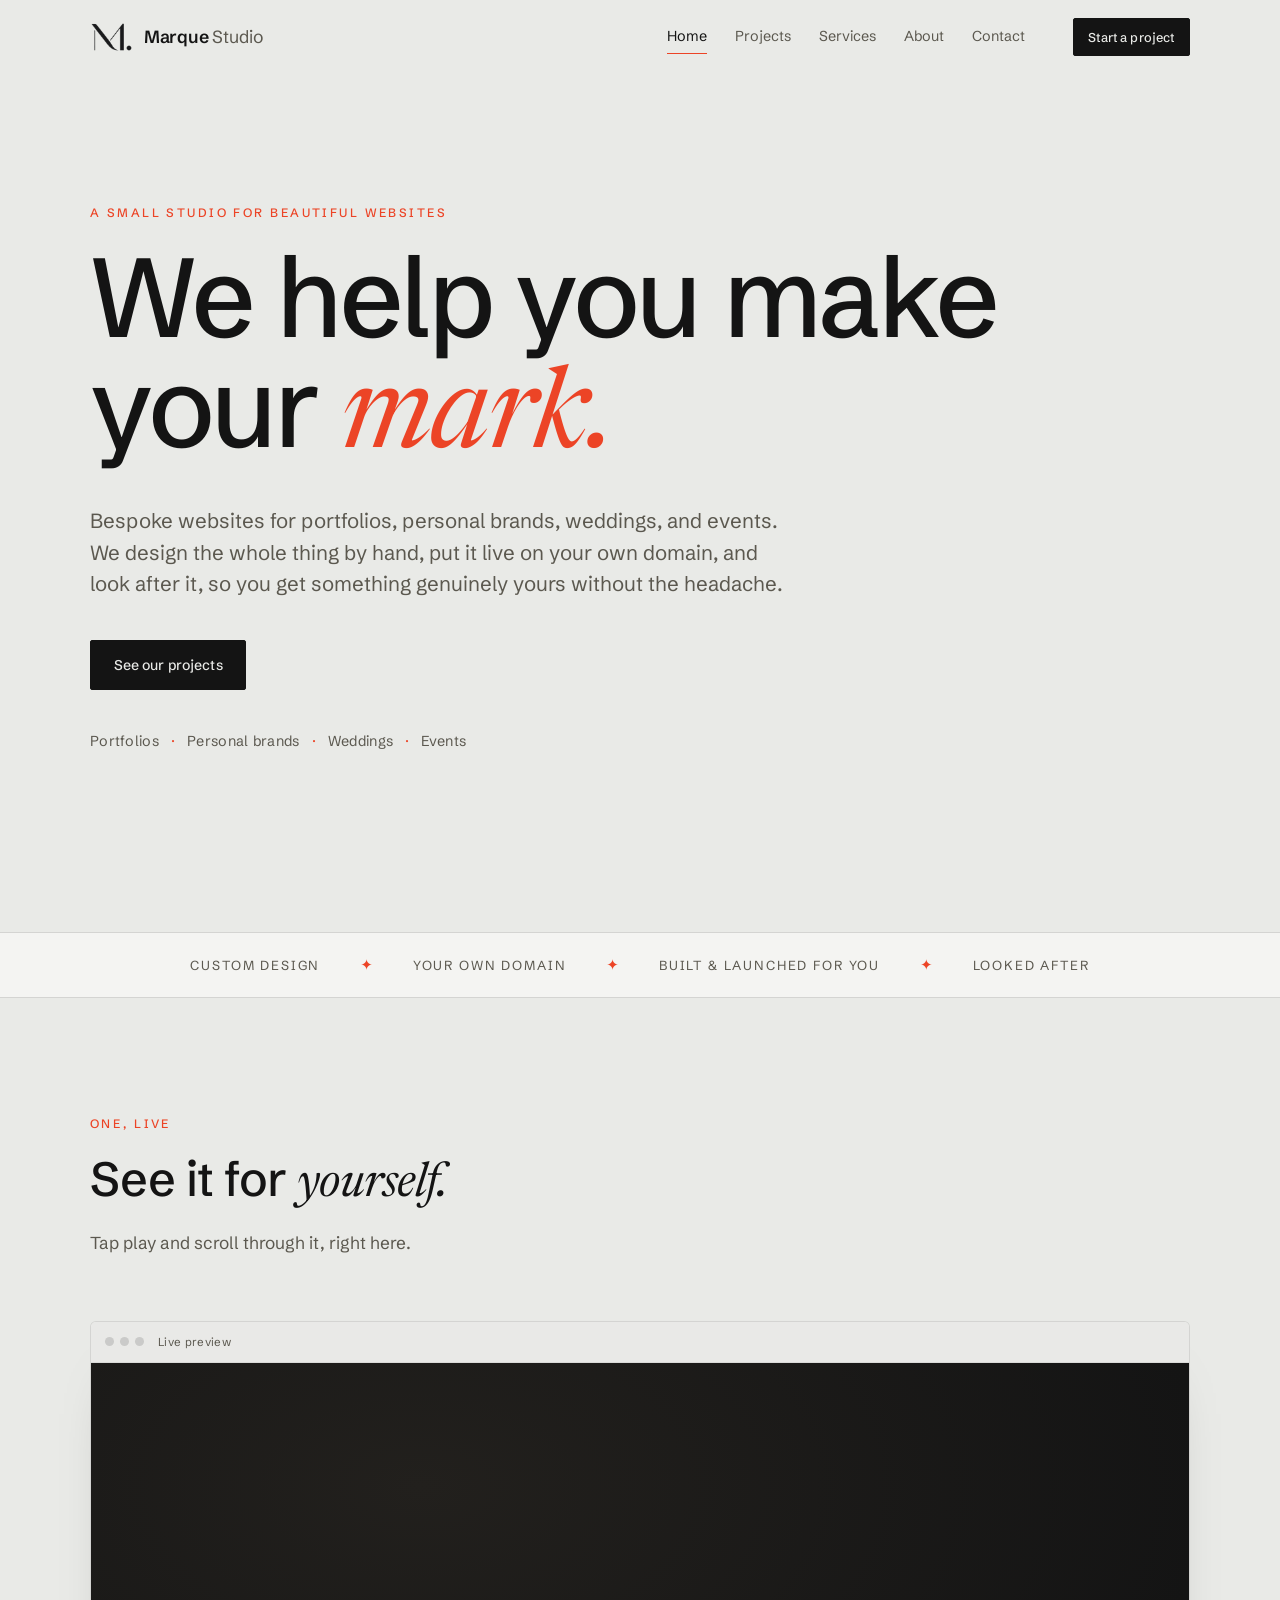
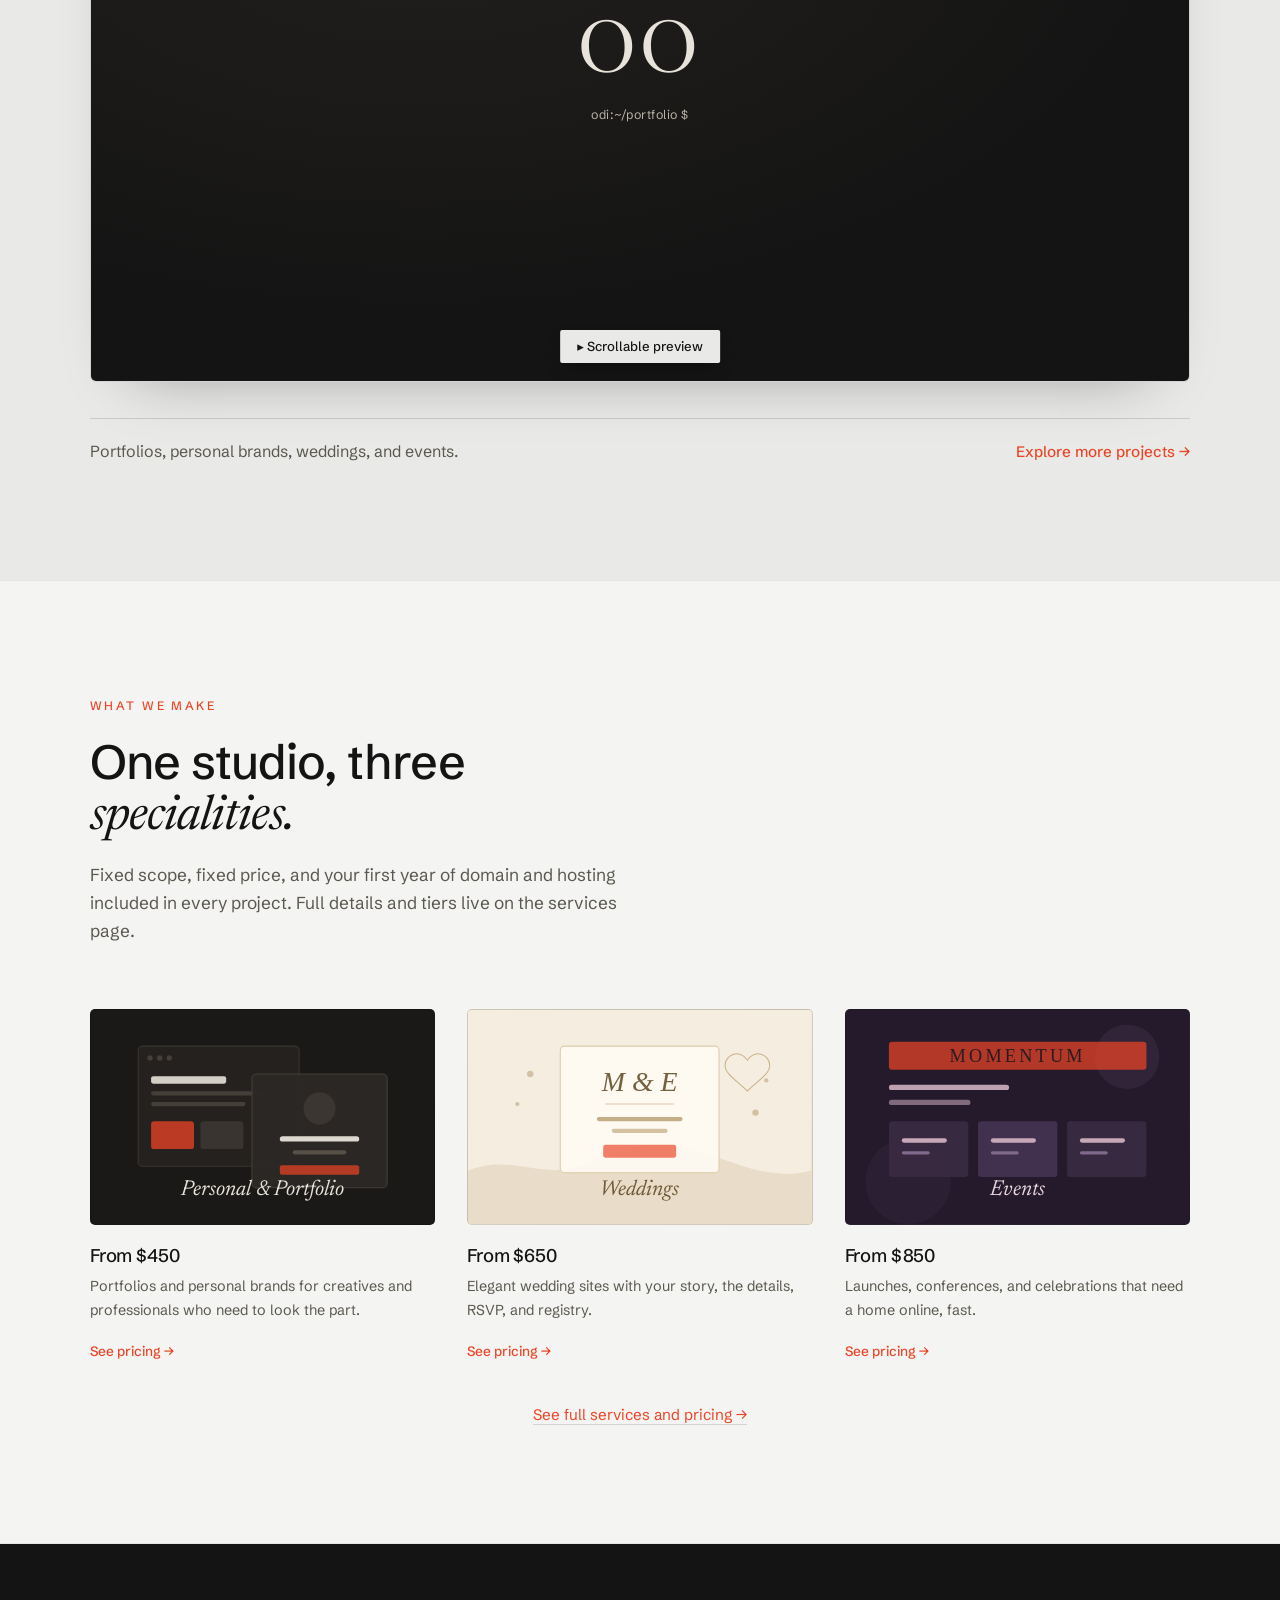
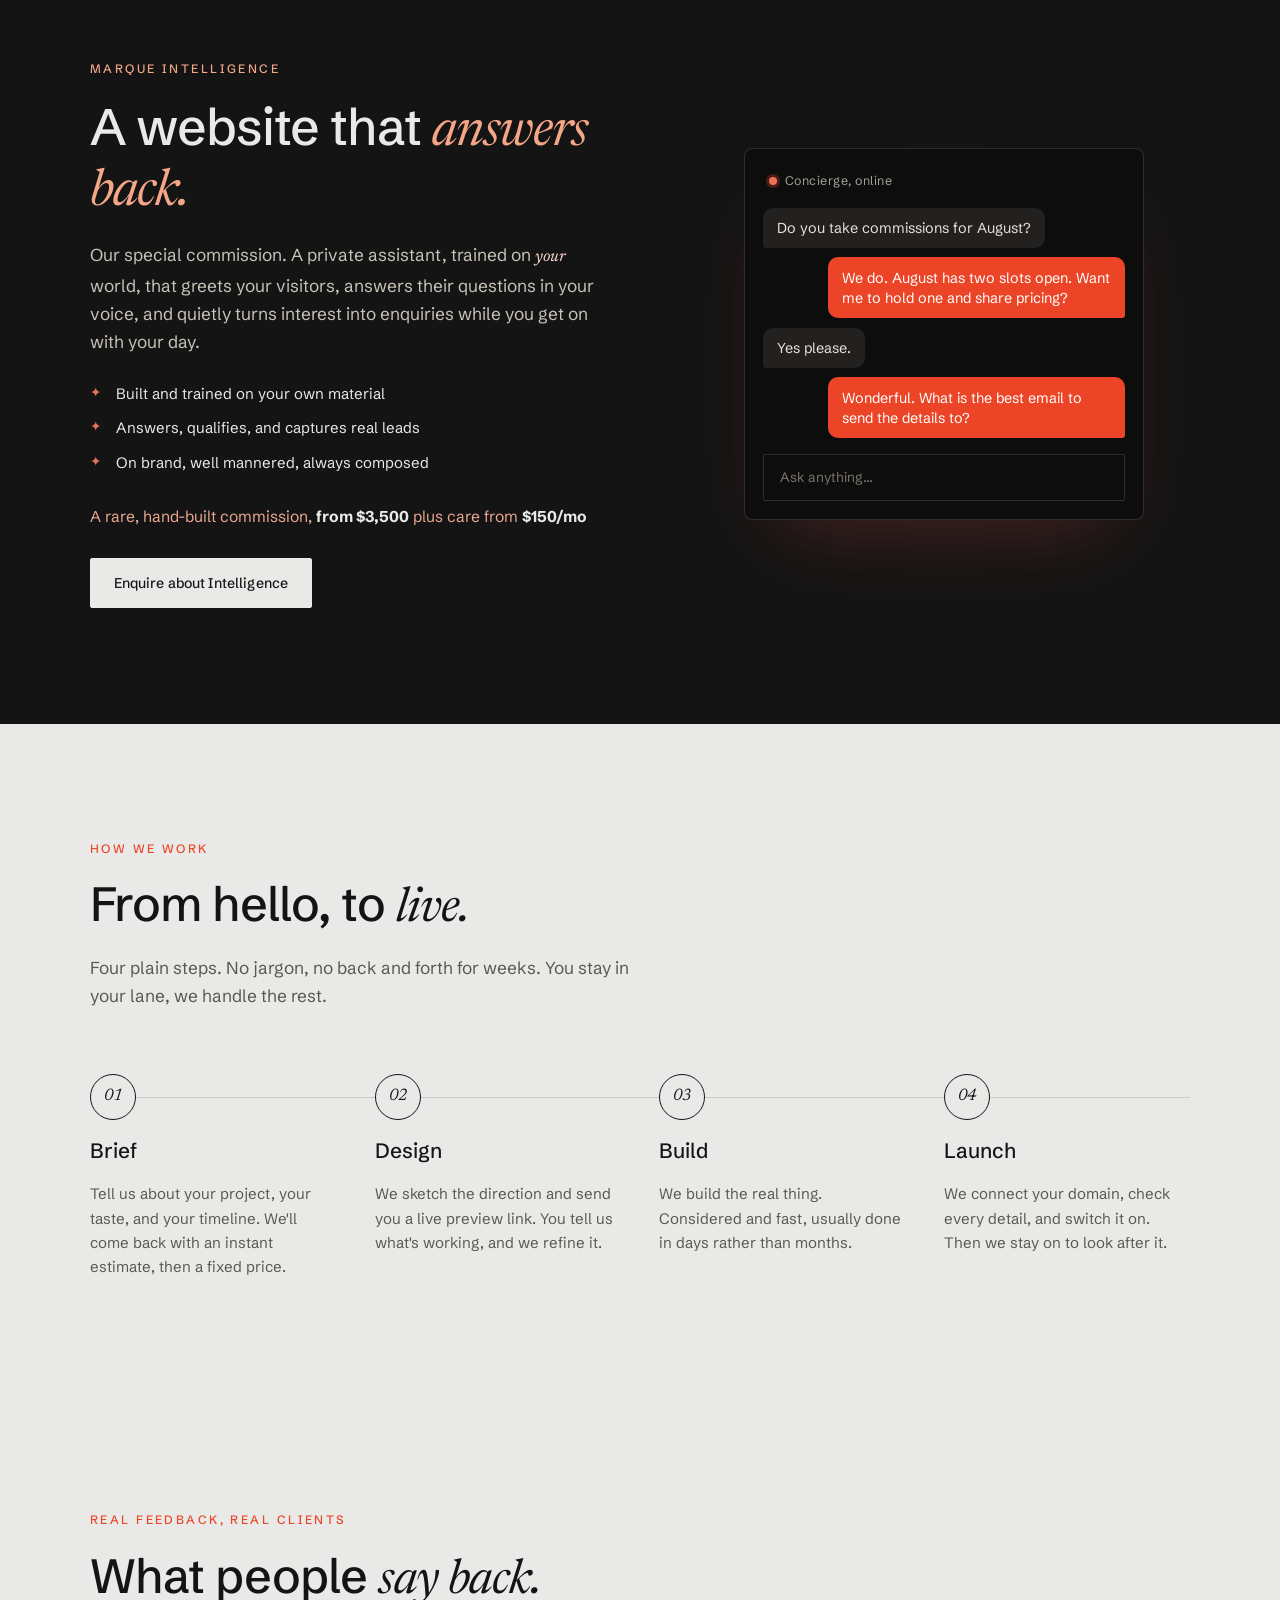
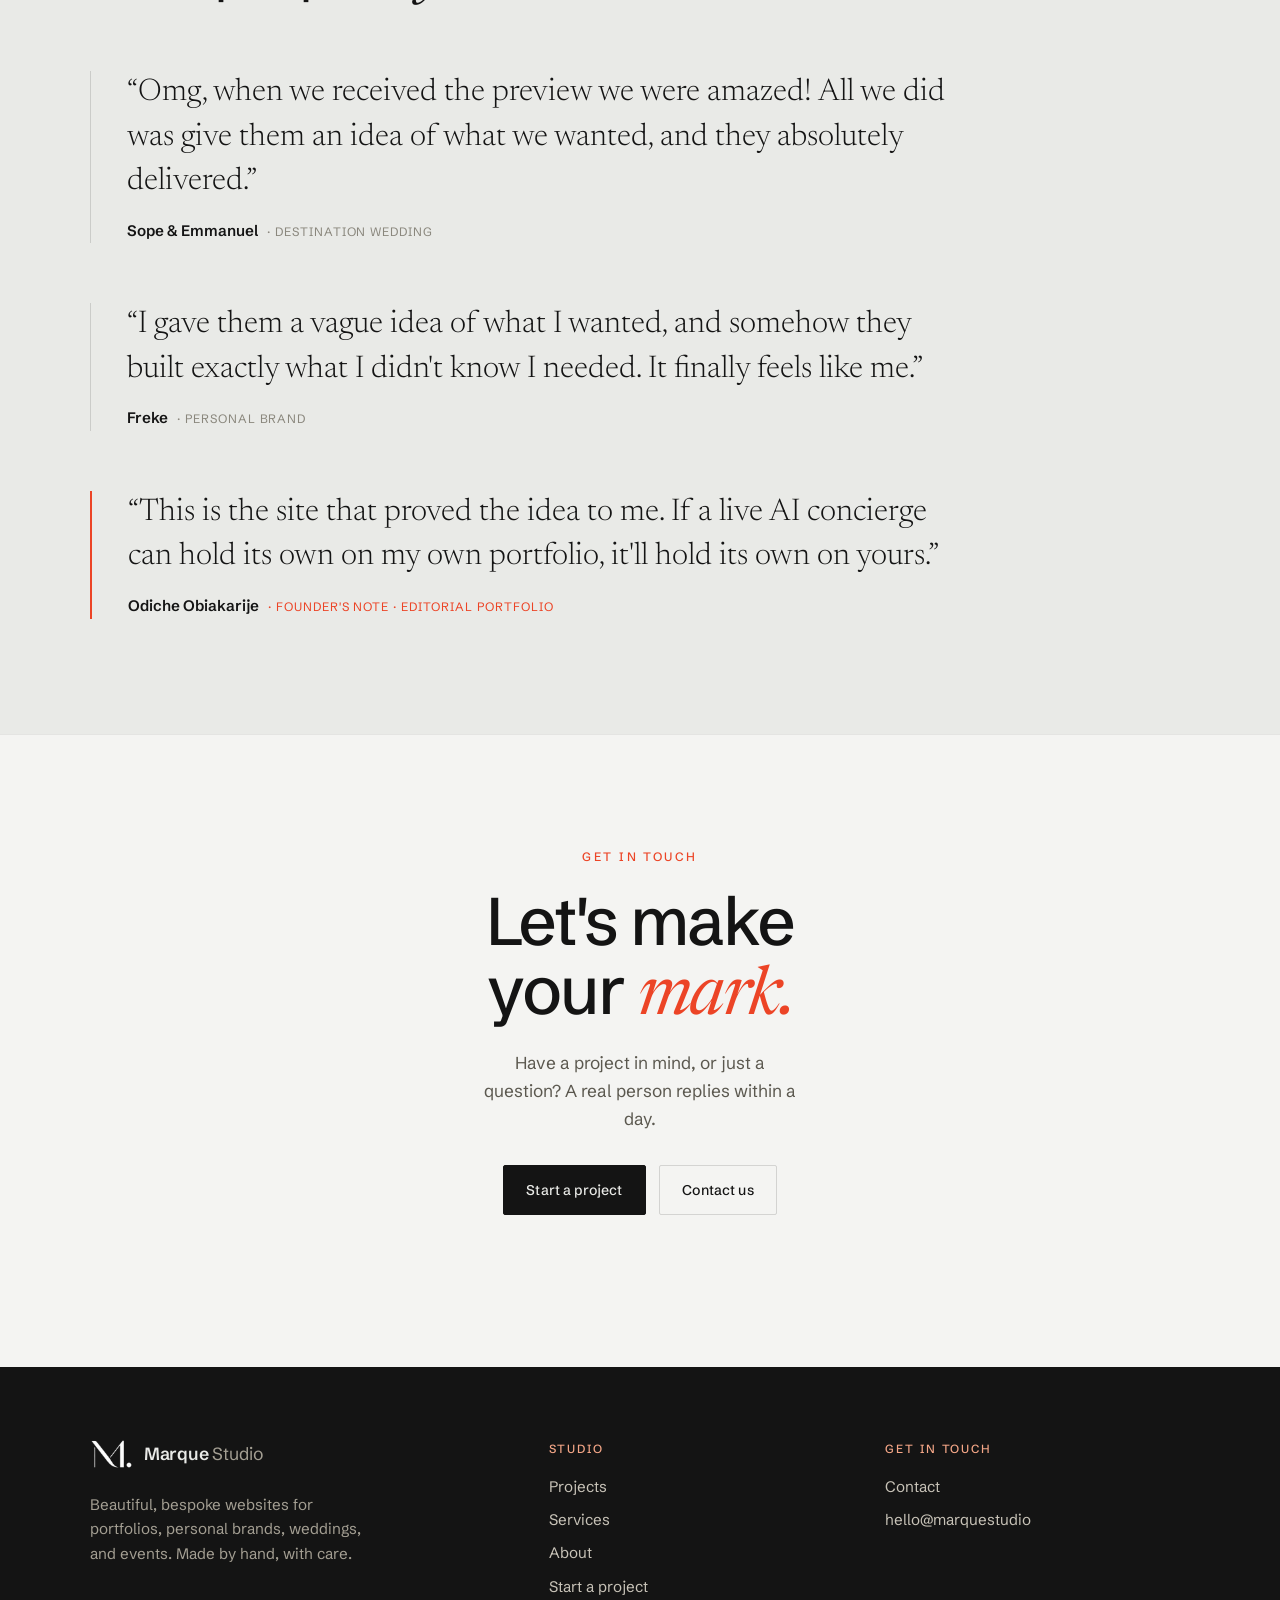
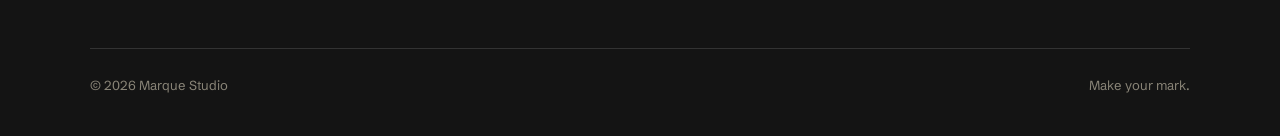
<file: index.html>
<!doctype html>
<html lang="en">
<head>
  <meta charset="utf-8" />
  <meta name="viewport" content="width=device-width, initial-scale=1" />
  <title>Marque Studio · Beautiful websites for people making their mark</title>
  <meta name="description" content="Marque Studio is a small design studio making beautiful, bespoke websites for portfolios, personal brands, weddings, and events. Designed with care and handled end to end." />

  <meta property="og:type" content="website" />
  <meta property="og:title" content="Marque Studio · Make your mark" />
  <meta property="og:description" content="A small studio making beautiful, bespoke websites for portfolios, personal brands, weddings, and events." />
  <meta property="og:site_name" content="Marque Studio" />
  <meta name="twitter:card" content="summary_large_image" />

  <link rel="icon" href="favicon.png" type="image/png" />
  <link rel="apple-touch-icon" href="apple-touch-icon.png" />
  <link rel="preconnect" href="https://fonts.googleapis.com" />
  <link rel="preconnect" href="https://fonts.gstatic.com" crossorigin />
  <link href="https://fonts.googleapis.com/css2?family=Newsreader:ital,opsz,wght@0,6..72,300..600;1,6..72,300..600&family=Schibsted+Grotesk:ital,wght@0,400..900;1,400..700&display=swap" rel="stylesheet" />
  <link rel="stylesheet" href="styles.css" />
</head>
<body>

  <!-- ===== NAV ===== -->
  <header class="nav" id="nav">
    <div class="wrap nav__inner">
      <a class="brand" href="index.html" aria-label="Marque Studio home">
        <img class="brand__mark" src="logo-mark.png" alt="" width="260" height="180" />
        <span class="brand__name">Marque<span class="brand__thin"> Studio</span></span>
      </a>
      <nav class="nav__links" aria-label="Primary">
        <a href="index.html" aria-current="page">Home</a>
        <a href="projects.html">Projects</a>
        <a href="services.html">Services</a>
        <a href="about.html">About</a>
        <a href="contact.html">Contact</a>
      </nav>
      <a href="start.html" class="btn btn--sm">Start a project</a>
    </div>
  </header>

  <main id="top">

    <!-- ===== HERO ===== -->
    <section class="hero">
      <div class="wrap">
        <p class="eyebrow" data-reveal>A small studio for beautiful websites</p>
        <h1 class="hero__title" data-reveal>We help you make your <span class="serif">mark.</span></h1>
        <p class="hero__lede" data-reveal>
          Bespoke websites for portfolios, personal brands, weddings, and events. We design
          the whole thing by hand, put it live on your own domain, and look after it, so you
          get something genuinely yours without the headache.
        </p>
        <div class="hero__cta" data-reveal>
          <a href="projects.html" class="btn">See our projects</a>
        </div>
        <div class="hero__meta" data-reveal>
          <span>Portfolios</span><i>·</i><span>Personal brands</span><i>·</i><span>Weddings</span><i>·</i><span>Events</span>
        </div>
      </div>
    </section>

    <!-- ===== CREDENTIALS ===== -->
    <section class="creds">
      <div class="wrap creds__inner" data-reveal>
        <span class="creds__pill"><svg class="creds__seal" width="15" height="15" viewBox="0 0 24 24" fill="none" stroke="currentColor" stroke-width="2" stroke-linecap="round" stroke-linejoin="round" aria-hidden="true"><circle cx="12" cy="9" r="6"/><path d="m8.5 14-1.5 7 5-3 5 3-1.5-7"/></svg>Certified <b>Claude Architect</b></span>
        <span class="creds__pill"><svg class="creds__seal" width="15" height="15" viewBox="0 0 24 24" fill="none" stroke="currentColor" stroke-width="2" stroke-linecap="round" stroke-linejoin="round" aria-hidden="true"><path d="M12 2 4 5v6c0 5 3.4 9.4 8 11 4.6-1.6 8-6 8-11V5z"/><path d="m9 12 2 2 4-4"/></svg><b>5+ years</b> in production</span>
        <span class="creds__pill"><svg class="creds__seal" width="15" height="15" viewBox="0 0 24 24" fill="none" stroke="currentColor" stroke-width="2" stroke-linecap="round" stroke-linejoin="round" aria-hidden="true"><path d="M12 3 4 7v5c0 5 3.5 8.5 8 10 4.5-1.5 8-5 8-10V7z"/></svg><b>100%</b> custom</span>
        <span class="creds__pill"><svg class="creds__seal" width="15" height="15" viewBox="0 0 24 24" fill="none" stroke="currentColor" stroke-width="2" stroke-linecap="round" stroke-linejoin="round" aria-hidden="true"><rect x="3" y="6" width="18" height="13" rx="2"/><path d="M3 10h18"/></svg>Fixed price</span>
      </div>
    </section>

    <!-- ===== CAPABILITY STRIP ===== -->
    <div class="strip">
      <div class="wrap strip__inner">
        <span>Custom design</span><i>✦</i><span>Your own domain</span><i>✦</i><span>Built &amp; launched for you</span><i>✦</i><span>Looked after</span>
      </div>
    </div>

    <!-- ===== FEATURED PROJECT (single live preview) ===== -->
    <section class="section" id="work">
      <div class="wrap">
        <div class="section__head" data-reveal>
          <p class="label">One, live</p>
          <h2 class="section__title">See it for <span class="serif">yourself.</span></h2>
          <p class="section__sub">Tap play and scroll through it, right here.</p>
        </div>

        <div class="feature__frame" data-reveal>
          <div class="case__frame">
            <div class="case__chrome"><i></i><i></i><i></i><span>Live preview</span>
              <button type="button" class="case__reset" hidden>↺ Close</button>
            </div>
            <div class="case__stage" data-embed="https://odiobiak.github.io/website-me/">
              <div class="case__cover cover--ink">
                <span class="cover__mono">OO</span>
                <span class="cover__terminal">odi:~/portfolio $</span>
                <button type="button" class="case__play">▸ Scrollable preview</button>
              </div>
            </div>
          </div>
        </div>

        <div class="feature__cta" data-reveal>
          <p>Portfolios, personal brands, weddings, and events.</p>
          <a href="projects.html" class="feature__cta__link">Explore more projects →</a>
        </div>
      </div>
    </section>

    <!-- ===== SERVICES OVERVIEW ===== -->
    <section class="section section--tint" id="services">
      <div class="wrap">
        <div class="section__head" data-reveal>
          <p class="label">What we make</p>
          <h2 class="section__title">One studio, three <span class="serif">specialities.</span></h2>
          <p class="section__sub">Fixed scope, fixed price, and your first year of domain and hosting included in every project. Full details and tiers live on the services page.</p>
        </div>

        <div class="feat">
          <a class="mini" href="services.html" data-reveal>
            <div class="mini__cover cover--ink" style="aspect-ratio:16/10">
              <svg class="mini__art" viewBox="0 0 320 200" preserveAspectRatio="xMidYMid slice" aria-hidden="true">
                <rect width="320" height="200" fill="#1b1917"/>
                <g opacity=".9">
                  <rect x="44" y="34" width="150" height="112" rx="4" fill="#25221f" stroke="#3d3833"/>
                  <circle cx="55" cy="45" r="2.5" fill="#4a443d"/><circle cx="64" cy="45" r="2.5" fill="#4a443d"/><circle cx="73" cy="45" r="2.5" fill="#4a443d"/>
                  <rect x="56" y="62" width="70" height="7" rx="2" fill="#e7e3da"/>
                  <rect x="56" y="76" width="104" height="4" rx="2" fill="#4a443d"/>
                  <rect x="56" y="86" width="88" height="4" rx="2" fill="#4a443d"/>
                  <rect x="56" y="104" width="40" height="26" rx="3" fill="#EC4426" opacity=".85"/>
                  <rect x="102" y="104" width="40" height="26" rx="3" fill="#3d3833"/>
                </g>
                <g opacity=".95">
                  <rect x="150" y="60" width="126" height="106" rx="4" fill="#2c2825" stroke="#464039"/>
                  <circle cx="213" cy="92" r="15" fill="#3d3833"/>
                  <rect x="176" y="118" width="74" height="5" rx="2.5" fill="#e7e3da"/>
                  <rect x="188" y="131" width="50" height="4" rx="2" fill="#5a534a"/>
                  <rect x="176" y="145" width="74" height="9" rx="2" fill="#EC4426" opacity=".75"/>
                </g>
              </svg>
              <span class="mini__label" style="color:#e7e3da">Personal &amp; Portfolio</span>
            </div>
            <div><h3>From $450</h3><p>Portfolios and personal brands for creatives and professionals who need to look the part.</p></div>
            <span class="mini__cta">See pricing →</span>
          </a>
          <a class="mini" href="services.html" data-reveal>
            <div class="mini__cover cover--cream" style="aspect-ratio:16/10">
              <svg class="mini__art" viewBox="0 0 320 200" preserveAspectRatio="xMidYMid slice" aria-hidden="true">
                <rect width="320" height="200" fill="#f4ede0"/>
                <path d="M0 150c40-16 66 8 104-4s58-26 96-18 78 34 120 22v50H0z" fill="#e7d9c2" opacity=".8"/>
                <g fill="none" stroke="#b99a63" stroke-width="1.2" opacity=".7">
                  <path d="M28 44c10-14 26-6 26 6 0 10-14 18-26 30-12-12-26-20-26-30 0-12 16-20 26-6z" transform="translate(238 12) scale(.8)"/>
                </g>
                <g opacity=".95">
                  <rect x="86" y="34" width="148" height="118" rx="4" fill="#fffaf2" stroke="#dcc9a8"/>
                  <text x="160" y="76" text-anchor="middle" font-family="Georgia,serif" font-style="italic" font-size="26" fill="#6e5a38">M &amp; E</text>
                  <line x1="128" y1="88" x2="192" y2="88" stroke="#dcc9a8"/>
                  <rect x="120" y="100" width="80" height="4" rx="2" fill="#c2ab84"/>
                  <rect x="134" y="111" width="52" height="4" rx="2" fill="#d3bf9c"/>
                  <rect x="126" y="126" width="68" height="12" rx="2" fill="#EC4426" opacity=".7"/>
                </g>
                <g fill="#c2ab84" opacity=".65">
                  <circle cx="58" cy="60" r="3"/><circle cx="46" cy="88" r="2"/><circle cx="268" cy="96" r="3"/><circle cx="278" cy="66" r="2"/>
                </g>
              </svg>
              <span class="mini__label" style="color:#6e5a38">Weddings</span>
            </div>
            <div><h3>From $650</h3><p>Elegant wedding sites with your story, the details, RSVP, and registry.</p></div>
            <span class="mini__cta">See pricing →</span>
          </a>
          <a class="mini" href="services.html" data-reveal>
            <div class="mini__cover cover--plum" style="aspect-ratio:16/10">
              <svg class="mini__art" viewBox="0 0 320 200" preserveAspectRatio="xMidYMid slice" aria-hidden="true">
                <rect width="320" height="200" fill="#241a2b"/>
                <g opacity=".5">
                  <circle cx="262" cy="44" r="30" fill="#3f2f48"/>
                  <circle cx="58" cy="160" r="40" fill="#33253c"/>
                </g>
                <g opacity=".9">
                  <rect x="40" y="30" width="240" height="26" rx="3" fill="#EC4426" opacity=".8"/>
                  <text x="160" y="49" text-anchor="middle" font-family="Georgia,serif" font-size="17" letter-spacing="3" fill="#2a1c22">MOMENTUM</text>
                </g>
                <g fill="#d9b8c8" opacity=".85">
                  <rect x="40" y="70" width="112" height="5" rx="2.5"/>
                  <rect x="40" y="84" width="76" height="5" rx="2.5" opacity=".6"/>
                </g>
                <g opacity=".9">
                  <rect x="40" y="104" width="74" height="52" rx="3" fill="#3a2b43"/>
                  <rect x="123" y="104" width="74" height="52" rx="3" fill="#453352"/>
                  <rect x="206" y="104" width="74" height="52" rx="3" fill="#3a2b43"/>
                  <rect x="52" y="120" width="42" height="4" rx="2" fill="#d9b8c8"/>
                  <rect x="135" y="120" width="42" height="4" rx="2" fill="#d9b8c8"/>
                  <rect x="218" y="120" width="42" height="4" rx="2" fill="#d9b8c8"/>
                  <rect x="52" y="132" width="26" height="3" rx="1.5" fill="#8b7396"/>
                  <rect x="135" y="132" width="26" height="3" rx="1.5" fill="#8b7396"/>
                  <rect x="218" y="132" width="26" height="3" rx="1.5" fill="#8b7396"/>
                </g>
              </svg>
              <span class="mini__label" style="color:#e8d3dd">Events</span>
            </div>
            <div><h3>From $850</h3><p>Launches, conferences, and celebrations that need a home online, fast.</p></div>
            <span class="mini__cta">See pricing →</span>
          </a>
        </div>
        <p class="plans__note" data-reveal><a href="services.html" class="ilink">See full services and pricing →</a></p>
      </div>
    </section>

    <!-- ===== INTELLIGENCE ===== -->
    <section class="intel" id="intelligence">
      <div class="wrap intel__inner">
        <div class="intel__copy" data-reveal>
          <p class="label label--light">Marque Intelligence</p>
          <h2 class="intel__title">A website that <span class="serif">answers back.</span></h2>
          <p class="intel__lede">
            Our special commission. A private assistant, trained on <em>your</em> world, that
            greets your visitors, answers their questions in your voice, and quietly turns
            interest into enquiries while you get on with your day.
          </p>
          <ul class="intel__list">
            <li>Built and trained on your own material</li>
            <li>Answers, qualifies, and captures real leads</li>
            <li>On brand, well mannered, always composed</li>
          </ul>
          <p class="intel__price">A rare, hand-built commission, <b>from $3,500</b> plus care from <b>$150/mo</b></p>
          <a href="contact.html" class="btn btn--light">Enquire about Intelligence</a>
        </div>
        <div class="intel__demo" data-reveal aria-hidden="true">
          <div class="chat">
            <div class="chat__head"><span class="chat__dot"></span> Concierge, online</div>
            <div class="chat__body">
              <div class="bubble bubble--in">Do you take commissions for August?</div>
              <div class="bubble bubble--out">We do. August has two slots open. Want me to hold one and share pricing?</div>
              <div class="bubble bubble--in">Yes please.</div>
              <div class="bubble bubble--out">Wonderful. What is the best email to send the details to?</div>
            </div>
            <div class="chat__bar"><span>Ask anything…</span></div>
          </div>
        </div>
      </div>
    </section>

    <!-- ===== HOW WE WORK ===== -->
    <section class="section" id="process">
      <div class="wrap">
        <div class="section__head" data-reveal>
          <p class="label">How we work</p>
          <h2 class="section__title">From hello, to <span class="serif">live.</span></h2>
          <p class="section__sub">Four plain steps. No jargon, no back and forth for weeks. You stay in your lane, we handle the rest.</p>
        </div>
        <ol class="timeline">
          <li data-reveal><span class="timeline__no">01</span><h3>Brief</h3><p>Tell us about your project, your taste, and your timeline. We'll come back with an instant estimate, then a fixed price.</p></li>
          <li data-reveal><span class="timeline__no">02</span><h3>Design</h3><p>We sketch the direction and send you a live preview link. You tell us what's working, and we refine it.</p></li>
          <li data-reveal><span class="timeline__no">03</span><h3>Build</h3><p>We build the real thing. Considered and fast, usually done in days rather than months.</p></li>
          <li data-reveal><span class="timeline__no">04</span><h3>Launch</h3><p>We connect your domain, check every detail, and switch it on. Then we stay on to look after it.</p></li>
        </ol>
      </div>
    </section>

    <!-- ===== TESTIMONIALS ===== -->
    <section class="section" id="testimonials">
      <div class="wrap">
        <div class="section__head" data-reveal>
          <p class="label">Real feedback, real clients</p>
          <h2 class="section__title">What people <span class="serif">say back.</span></h2>
        </div>
        <div class="testimonials">
          <blockquote class="testimony" data-reveal>
            <p class="testimony__quote">Omg, when we received the preview we were amazed! All we did was give them an idea of what we wanted, and they absolutely delivered.</p>
            <footer class="testimony__who">
              <span class="testimony__name">Sope &amp; Emmanuel</span>
              <span class="testimony__project">Destination Wedding</span>
            </footer>
          </blockquote>
          <blockquote class="testimony" data-reveal>
            <p class="testimony__quote">I gave them a vague idea of what I wanted, and somehow they built exactly what I didn't know I needed. It finally feels like me.</p>
            <footer class="testimony__who">
              <span class="testimony__name">Freke</span>
              <span class="testimony__project">Personal Brand</span>
            </footer>
          </blockquote>
          <blockquote class="testimony testimony--founder" data-reveal>
            <p class="testimony__quote">This is the site that proved the idea to me. If a live AI concierge can hold its own on my own portfolio, it'll hold its own on yours.</p>
            <footer class="testimony__who">
              <span class="testimony__name">Odiche Obiakarije</span>
              <span class="testimony__project">Founder's note · Editorial Portfolio</span>
            </footer>
          </blockquote>
        </div>
      </div>
    </section>

    <!-- ===== CONTACT CTA ===== -->
    <section class="contact">
      <div class="wrap contact__inner" data-reveal>
        <p class="label">Get in touch</p>
        <h2 class="contact__title">Let's make your <span class="serif">mark.</span></h2>
        <p class="contact__sub">Have a project in mind, or just a question? A real person replies within a day.</p>
        <div class="hero__cta" style="justify-content:center">
          <a href="start.html" class="btn">Start a project</a>
          <a href="contact.html" class="btn btn--ghost">Contact us</a>
        </div>
      </div>
    </section>
  </main>

  <!-- ===== FOOTER ===== -->
  <footer class="foot">
    <div class="wrap">
      <div class="foot__top">
        <div>
          <span class="brand"><img class="brand__mark" src="logo-mark.png" alt="" width="260" height="180" /><span class="brand__name">Marque<span class="brand__thin"> Studio</span></span></span>
          <p class="foot__blurb">Beautiful, bespoke websites for portfolios, personal brands, weddings, and events. Made by hand, with care.</p>
        </div>
        <div class="foot__col">
          <h4>Studio</h4>
          <a href="projects.html">Projects</a>
          <a href="services.html">Services</a>
          <a href="about.html">About</a>
          <a href="start.html">Start a project</a>
        </div>
        <div class="foot__col">
          <h4>Get in touch</h4>
          <a href="contact.html">Contact</a>
          <a href="mailto:odicheobiakarije@gmail.com">hello@marquestudio</a>
        </div>
      </div>
      <div class="foot__bottom">
        <span>© <span id="year"></span> Marque Studio</span>
        <span>Make your mark.</span>
      </div>
    </div>
  </footer>

  <script src="script.js"></script>
</body>
</html>
</file>
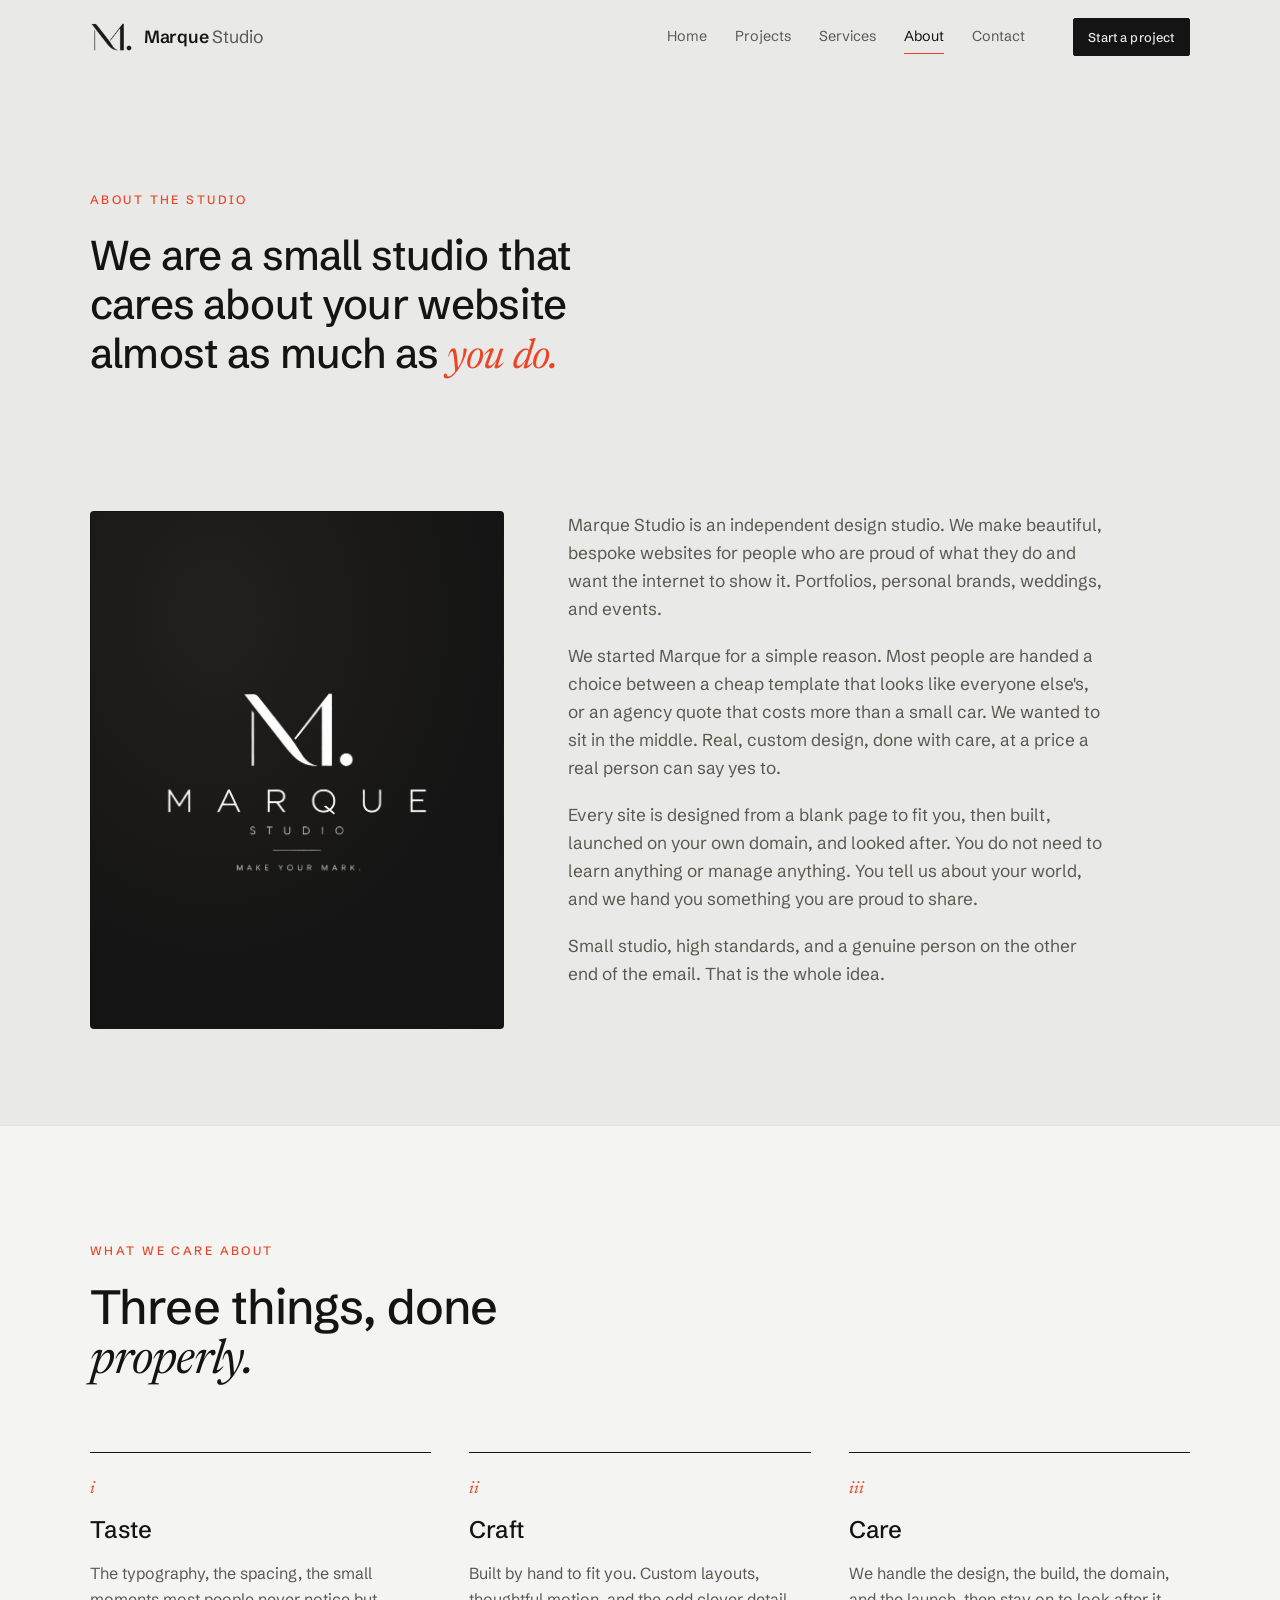
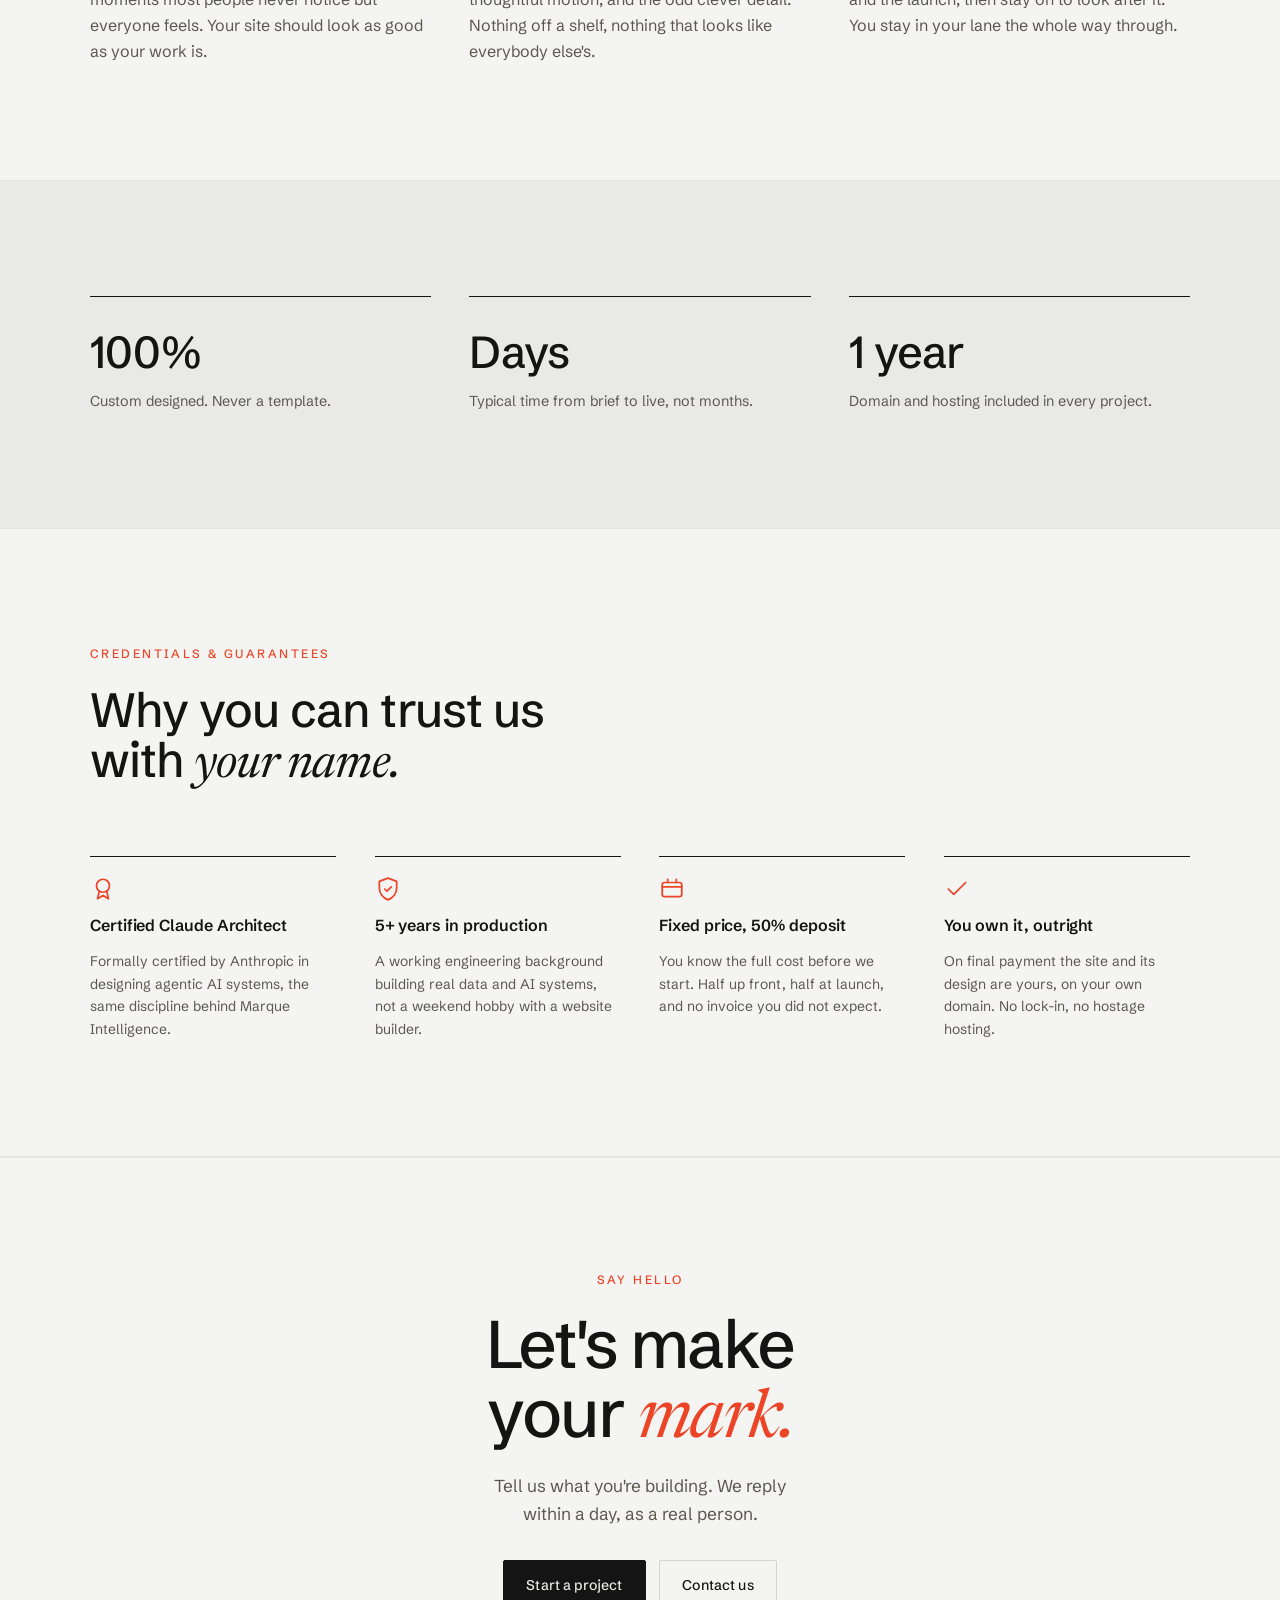
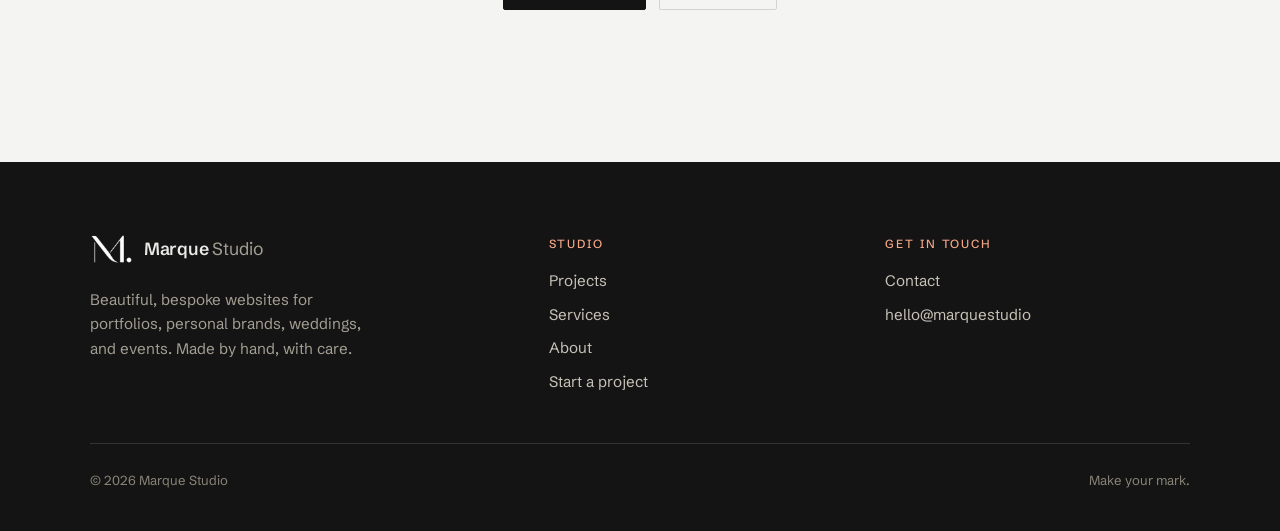
<file: about.html>
<!doctype html>
<html lang="en">
<head>
  <meta charset="utf-8" />
  <meta name="viewport" content="width=device-width, initial-scale=1" />
  <title>About · Marque Studio</title>
  <meta name="description" content="Marque Studio is a small, independent design studio making beautiful, bespoke websites, handled end to end with care." />
  <link rel="icon" href="favicon.png" type="image/png" />
  <link rel="apple-touch-icon" href="apple-touch-icon.png" />
  <link rel="preconnect" href="https://fonts.googleapis.com" />
  <link rel="preconnect" href="https://fonts.gstatic.com" crossorigin />
  <link href="https://fonts.googleapis.com/css2?family=Newsreader:ital,opsz,wght@0,6..72,300..600;1,6..72,300..600&family=Schibsted+Grotesk:ital,wght@0,400..900;1,400..700&display=swap" rel="stylesheet" />
  <link rel="stylesheet" href="styles.css" />
</head>
<body>

  <header class="nav" id="nav">
    <div class="wrap nav__inner">
      <a class="brand" href="index.html" aria-label="Marque Studio home">
        <img class="brand__mark" src="logo-mark.png" alt="" width="260" height="180" />
        <span class="brand__name">Marque<span class="brand__thin"> Studio</span></span>
      </a>
      <nav class="nav__links" aria-label="Primary">
        <a href="index.html">Home</a>
        <a href="projects.html">Projects</a>
        <a href="services.html">Services</a>
        <a href="about.html" aria-current="page">About</a>
        <a href="contact.html">Contact</a>
      </nav>
      <a href="start.html" class="btn btn--sm">Start a project</a>
    </div>
  </header>

  <main id="top">

    <section class="section" style="padding-bottom:clamp(2.5rem,5vw,4rem)">
      <div class="wrap">
        <div class="section__head" data-reveal>
          <p class="label">About the studio</p>
          <p class="about-lede">We are a small studio that cares about your website almost as much as <span class="serif">you do.</span></p>
        </div>
      </div>
    </section>

    <section style="padding-bottom:clamp(4rem,8vw,6rem)">
      <div class="wrap">
        <div class="split">
          <div data-reveal>
            <div class="mini__cover cover--ink" style="aspect-ratio:4/5;border-radius:4px">
              <img src="logo-full.png" alt="Marque Studio" style="width:66%;height:auto;filter:invert(1) brightness(1.6)" />
            </div>
          </div>
          <div class="prose" data-reveal>
            <p>Marque Studio is an independent design studio. We make beautiful, bespoke websites for people who are proud of what they do and want the internet to show it. Portfolios, personal brands, weddings, and events.</p>
            <p>We started Marque for a simple reason. Most people are handed a choice between a cheap template that looks like everyone else's, or an agency quote that costs more than a small car. We wanted to sit in the middle. Real, custom design, done with care, at a price a real person can say yes to.</p>
            <p>Every site is designed from a blank page to fit you, then built, launched on your own domain, and looked after. You do not need to learn anything or manage anything. You tell us about your world, and we hand you something you are proud to share.</p>
            <p>Small studio, high standards, and a genuine person on the other end of the email. That is the whole idea.</p>
          </div>
        </div>
      </div>
    </section>

    <!-- Values -->
    <section class="section section--tint">
      <div class="wrap">
        <div class="section__head" data-reveal>
          <p class="label">What we care about</p>
          <h2 class="section__title">Three things, done <span class="serif">properly.</span></h2>
        </div>
        <div class="pillars">
          <div class="pillar" data-reveal>
            <span class="pillar__no">i</span>
            <h3>Taste</h3>
            <p>The typography, the spacing, the small moments most people never notice but everyone feels. Your site should look as good as your work is.</p>
          </div>
          <div class="pillar" data-reveal>
            <span class="pillar__no">ii</span>
            <h3>Craft</h3>
            <p>Built by hand to fit you. Custom layouts, thoughtful motion, and the odd clever detail. Nothing off a shelf, nothing that looks like everybody else's.</p>
          </div>
          <div class="pillar" data-reveal>
            <span class="pillar__no">iii</span>
            <h3>Care</h3>
            <p>We handle the design, the build, the domain, and the launch, then stay on to look after it. You stay in your lane the whole way through.</p>
          </div>
        </div>
      </div>
    </section>

    <!-- Honest facts -->
    <section class="section">
      <div class="wrap">
        <div class="stats">
          <div class="stat" data-reveal><b>100%</b><span>Custom designed. Never a template.</span></div>
          <div class="stat" data-reveal><b>Days</b><span>Typical time from brief to live, not months.</span></div>
          <div class="stat" data-reveal><b>1 year</b><span>Domain and hosting included in every project.</span></div>
        </div>
      </div>
    </section>

    <!-- Credentials & guarantees -->
    <section class="section section--tint">
      <div class="wrap">
        <div class="section__head" data-reveal>
          <p class="label">Credentials &amp; guarantees</p>
          <h2 class="section__title">Why you can trust us with <span class="serif">your name.</span></h2>
        </div>
        <div class="credentials">
          <div class="credential" data-reveal>
            <svg class="credential__icon" width="26" height="26" viewBox="0 0 24 24" fill="none" stroke="currentColor" stroke-width="1.6" stroke-linecap="round" stroke-linejoin="round" aria-hidden="true"><circle cx="12" cy="9" r="6"/><path d="m8.5 14-1.5 7 5-3 5 3-1.5-7"/></svg>
            <span class="credential__title">Certified Claude Architect</span>
            <p class="credential__desc">Formally certified by Anthropic in designing agentic AI systems, the same discipline behind Marque Intelligence.</p>
          </div>
          <div class="credential" data-reveal>
            <svg class="credential__icon" width="26" height="26" viewBox="0 0 24 24" fill="none" stroke="currentColor" stroke-width="1.6" stroke-linecap="round" stroke-linejoin="round" aria-hidden="true"><path d="M12 2 4 5v6c0 5 3.4 9.4 8 11 4.6-1.6 8-6 8-11V5z"/><path d="m9 12 2 2 4-4"/></svg>
            <span class="credential__title">5+ years in production</span>
            <p class="credential__desc">A working engineering background building real data and AI systems, not a weekend hobby with a website builder.</p>
          </div>
          <div class="credential" data-reveal>
            <svg class="credential__icon" width="26" height="26" viewBox="0 0 24 24" fill="none" stroke="currentColor" stroke-width="1.6" stroke-linecap="round" stroke-linejoin="round" aria-hidden="true"><rect x="3" y="6" width="18" height="13" rx="2"/><path d="M3 10h18"/><path d="M8 3v3M16 3v3"/></svg>
            <span class="credential__title">Fixed price, 50% deposit</span>
            <p class="credential__desc">You know the full cost before we start. Half up front, half at launch, and no invoice you did not expect.</p>
          </div>
          <div class="credential" data-reveal>
            <svg class="credential__icon" width="26" height="26" viewBox="0 0 24 24" fill="none" stroke="currentColor" stroke-width="1.6" stroke-linecap="round" stroke-linejoin="round" aria-hidden="true"><path d="M20 6 9 17l-5-5"/></svg>
            <span class="credential__title">You own it, outright</span>
            <p class="credential__desc">On final payment the site and its design are yours, on your own domain. No lock-in, no hostage hosting.</p>
          </div>
        </div>
      </div>
    </section>

    <!-- CTA -->
    <section class="contact">
      <div class="wrap contact__inner" data-reveal>
        <p class="label">Say hello</p>
        <h2 class="contact__title">Let's make your <span class="serif">mark.</span></h2>
        <p class="contact__sub">Tell us what you're building. We reply within a day, as a real person.</p>
        <div class="hero__cta" style="justify-content:center">
          <a href="start.html" class="btn">Start a project</a>
          <a href="contact.html" class="btn btn--ghost">Contact us</a>
        </div>
      </div>
    </section>
  </main>

  <footer class="foot">
    <div class="wrap">
      <div class="foot__top">
        <div>
          <span class="brand"><img class="brand__mark" src="logo-mark.png" alt="" width="260" height="180" /><span class="brand__name">Marque<span class="brand__thin"> Studio</span></span></span>
          <p class="foot__blurb">Beautiful, bespoke websites for portfolios, personal brands, weddings, and events. Made by hand, with care.</p>
        </div>
        <div class="foot__col">
          <h4>Studio</h4>
          <a href="projects.html">Projects</a>
          <a href="services.html">Services</a>
          <a href="about.html">About</a>
          <a href="start.html">Start a project</a>
        </div>
        <div class="foot__col">
          <h4>Get in touch</h4>
          <a href="contact.html">Contact</a>
          <a href="mailto:odicheobiakarije@gmail.com">hello@marquestudio</a>
        </div>
      </div>
      <div class="foot__bottom">
        <span>© <span id="year"></span> Marque Studio</span>
        <span>Make your mark.</span>
      </div>
    </div>
  </footer>

  <script src="script.js"></script>
</body>
</html>
</file>
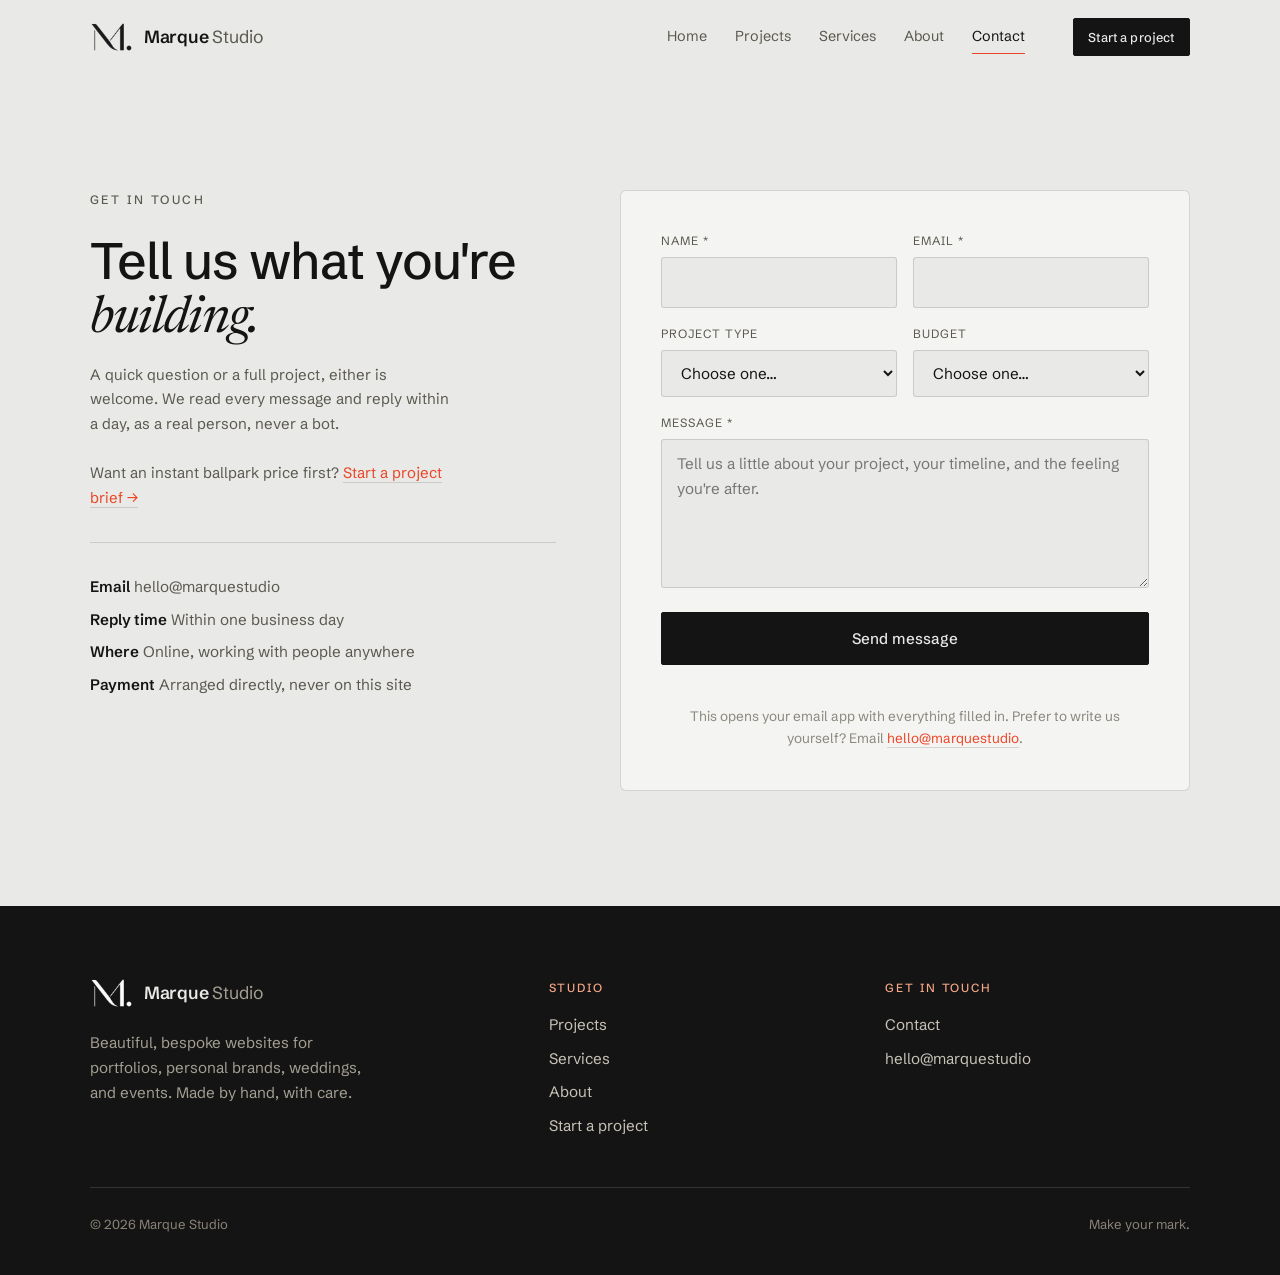
<file: contact.html>
<!doctype html>
<html lang="en">
<head>
  <meta charset="utf-8" />
  <meta name="viewport" content="width=device-width, initial-scale=1" />
  <title>Contact · Marque Studio</title>
  <meta name="description" content="Get in touch with Marque Studio. Tell us about your project and we reply within a day." />
  <link rel="icon" href="favicon.png" type="image/png" />
  <link rel="apple-touch-icon" href="apple-touch-icon.png" />
  <link rel="preconnect" href="https://fonts.googleapis.com" />
  <link rel="preconnect" href="https://fonts.gstatic.com" crossorigin />
  <link href="https://fonts.googleapis.com/css2?family=Newsreader:ital,opsz,wght@0,6..72,300..600;1,6..72,300..600&family=Schibsted+Grotesk:ital,wght@0,400..900;1,400..700&display=swap" rel="stylesheet" />
  <link rel="stylesheet" href="styles.css" />
</head>
<body>

  <header class="nav" id="nav">
    <div class="wrap nav__inner">
      <a class="brand" href="index.html" aria-label="Marque Studio home">
        <img class="brand__mark" src="logo-mark.png" alt="" width="260" height="180" />
        <span class="brand__name">Marque<span class="brand__thin"> Studio</span></span>
      </a>
      <nav class="nav__links" aria-label="Primary">
        <a href="index.html">Home</a>
        <a href="projects.html">Projects</a>
        <a href="services.html">Services</a>
        <a href="about.html">About</a>
        <a href="contact.html" aria-current="page">Contact</a>
      </nav>
      <a href="start.html" class="btn btn--sm">Start a project</a>
    </div>
  </header>

  <main id="top">
    <section class="section">
      <div class="wrap">
        <div class="contactp">

          <div class="contactp__aside" data-reveal>
            <p class="label">Get in touch</p>
            <h1>Tell us what you're <span class="serif">building.</span></h1>
            <p>A quick question or a full project, either is welcome. We read every message and reply within a day, as a real person, never a bot.</p>
            <p>Want an instant ballpark price first? <a href="start.html" class="ilink">Start a project brief →</a></p>

            <div class="contactp__detail">
              <span><b>Email</b>  hello@marquestudio</span>
              <span><b>Reply time</b>  Within one business day</span>
              <span><b>Where</b>  Online, working with people anywhere</span>
              <span><b>Payment</b>  Arranged directly, never on this site</span>
            </div>
          </div>

          <form class="cform cform--card" id="cform" novalidate data-reveal>
            <div class="cform__row">
              <label class="field"><span>Name *</span><input type="text" name="name" autocomplete="name" required /></label>
              <label class="field"><span>Email *</span><input type="email" name="email" autocomplete="email" required /></label>
            </div>
            <div class="cform__row">
              <label class="field"><span>Project type</span>
                <select name="type">
                  <option value="">Choose one…</option>
                  <option>Portfolio / Personal brand</option>
                  <option>Wedding</option>
                  <option>Event</option>
                  <option>Marque Intelligence</option>
                  <option>Something else</option>
                </select>
              </label>
              <label class="field"><span>Budget</span>
                <select name="budget">
                  <option value="">Choose one…</option>
                  <option>Under $500</option>
                  <option>$500 to $1,000</option>
                  <option>$1,000 to $2,500</option>
                  <option>$2,500+</option>
                  <option>Not sure yet</option>
                </select>
              </label>
            </div>
            <label class="field"><span>Message *</span><textarea name="message" rows="5" required placeholder="Tell us a little about your project, your timeline, and the feeling you're after."></textarea></label>
            <button type="submit" class="btn btn--lg">Send message</button>
            <p class="cform__note" id="cform-note" role="status" aria-live="polite"></p>
            <p class="cat__note" style="text-align:center">This opens your email app with everything filled in. Prefer to write us yourself? Email <a class="ilink" href="mailto:odicheobiakarije@gmail.com">hello@marquestudio</a>.</p>
          </form>

        </div>
      </div>
    </section>
  </main>

  <footer class="foot">
    <div class="wrap">
      <div class="foot__top">
        <div>
          <span class="brand"><img class="brand__mark" src="logo-mark.png" alt="" width="260" height="180" /><span class="brand__name">Marque<span class="brand__thin"> Studio</span></span></span>
          <p class="foot__blurb">Beautiful, bespoke websites for portfolios, personal brands, weddings, and events. Made by hand, with care.</p>
        </div>
        <div class="foot__col">
          <h4>Studio</h4>
          <a href="projects.html">Projects</a>
          <a href="services.html">Services</a>
          <a href="about.html">About</a>
          <a href="start.html">Start a project</a>
        </div>
        <div class="foot__col">
          <h4>Get in touch</h4>
          <a href="contact.html">Contact</a>
          <a href="mailto:odicheobiakarije@gmail.com">hello@marquestudio</a>
        </div>
      </div>
      <div class="foot__bottom">
        <span>© <span id="year"></span> Marque Studio</span>
        <span>Make your mark.</span>
      </div>
    </div>
  </footer>

  <script src="script.js"></script>
</body>
</html>
</file>
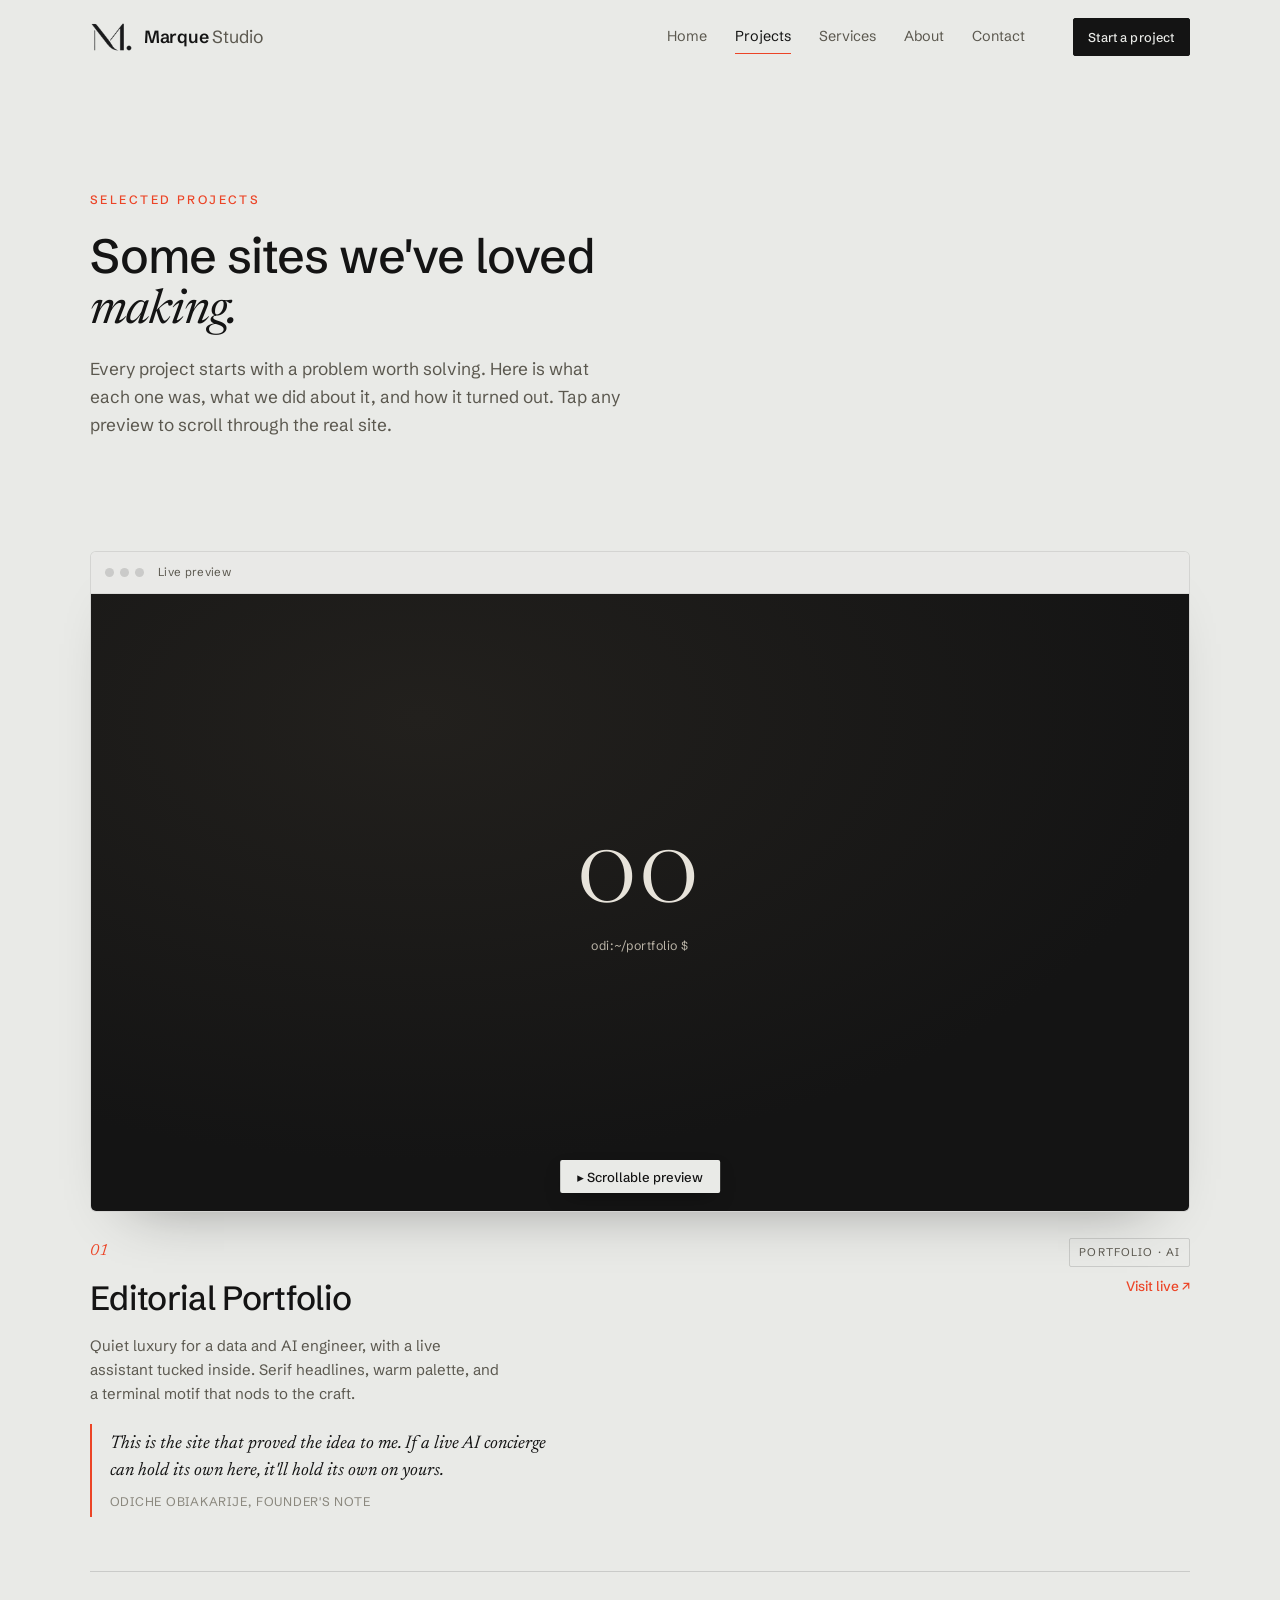
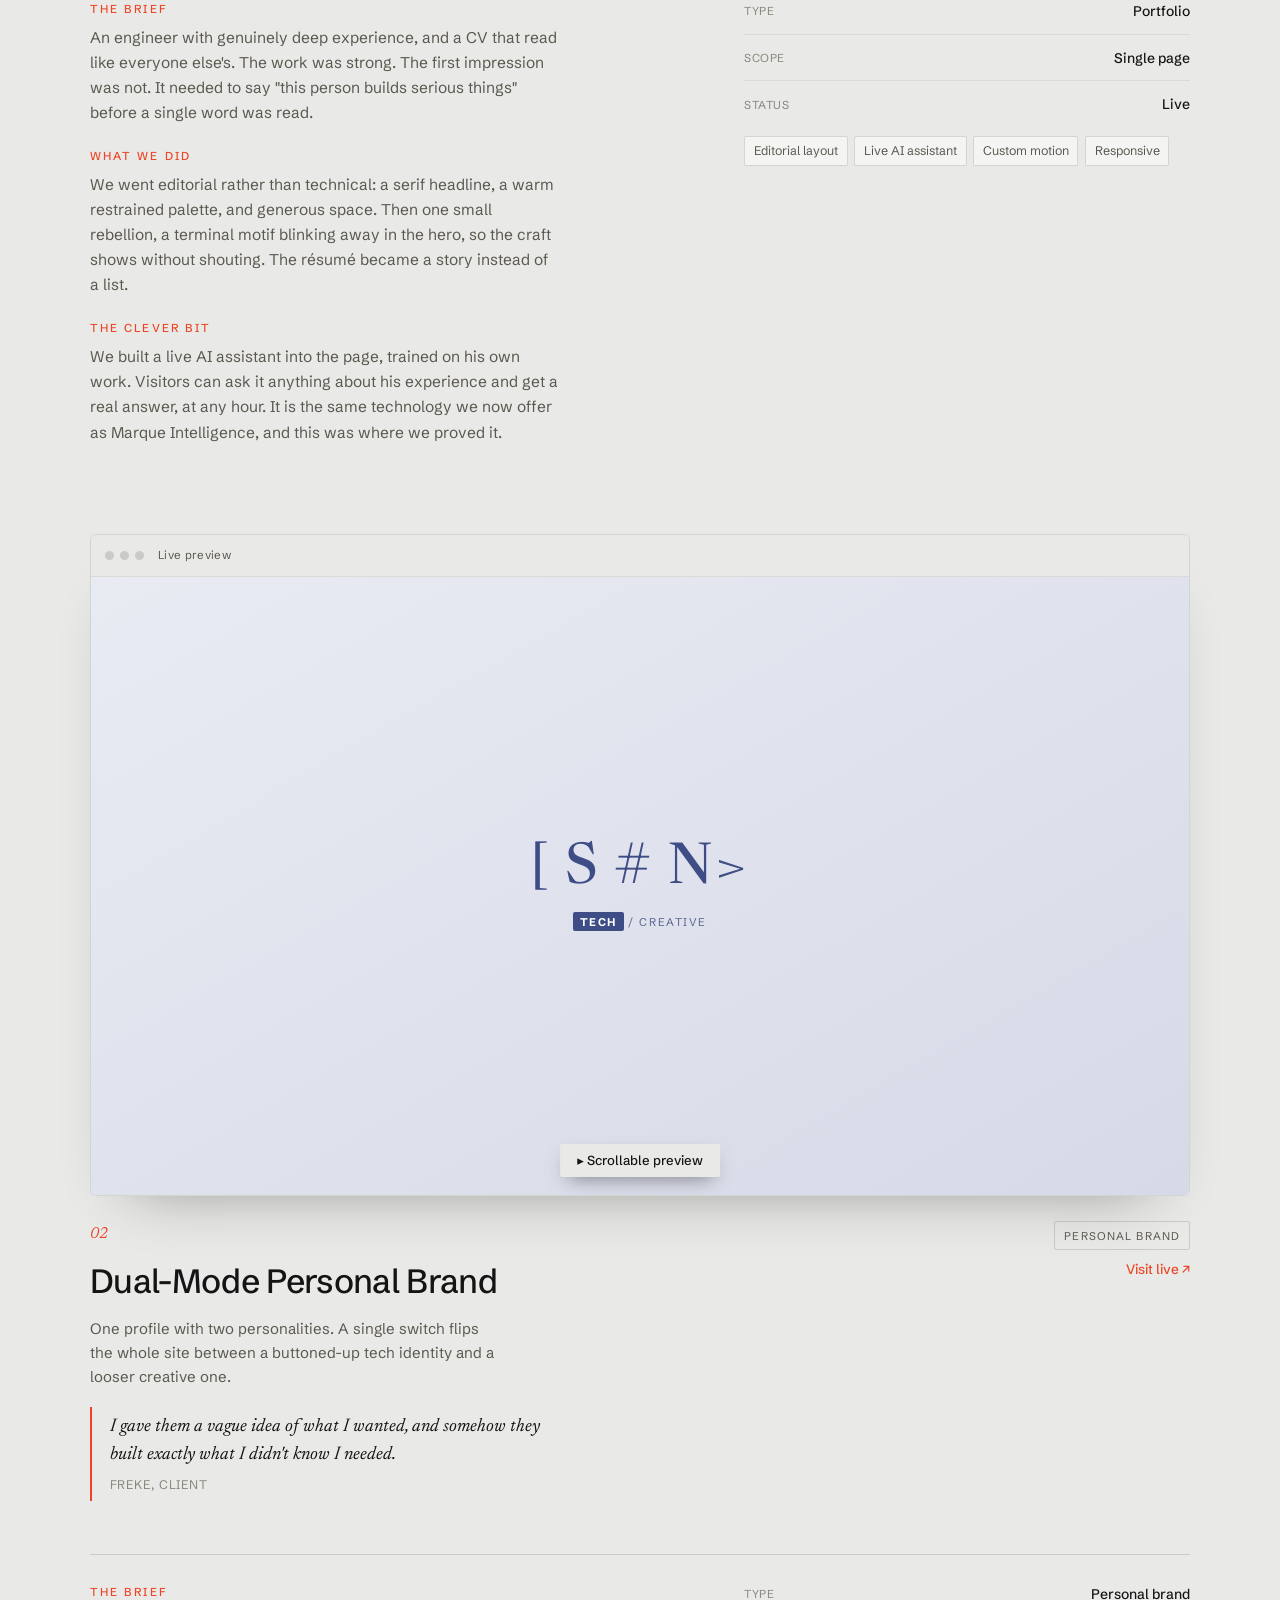
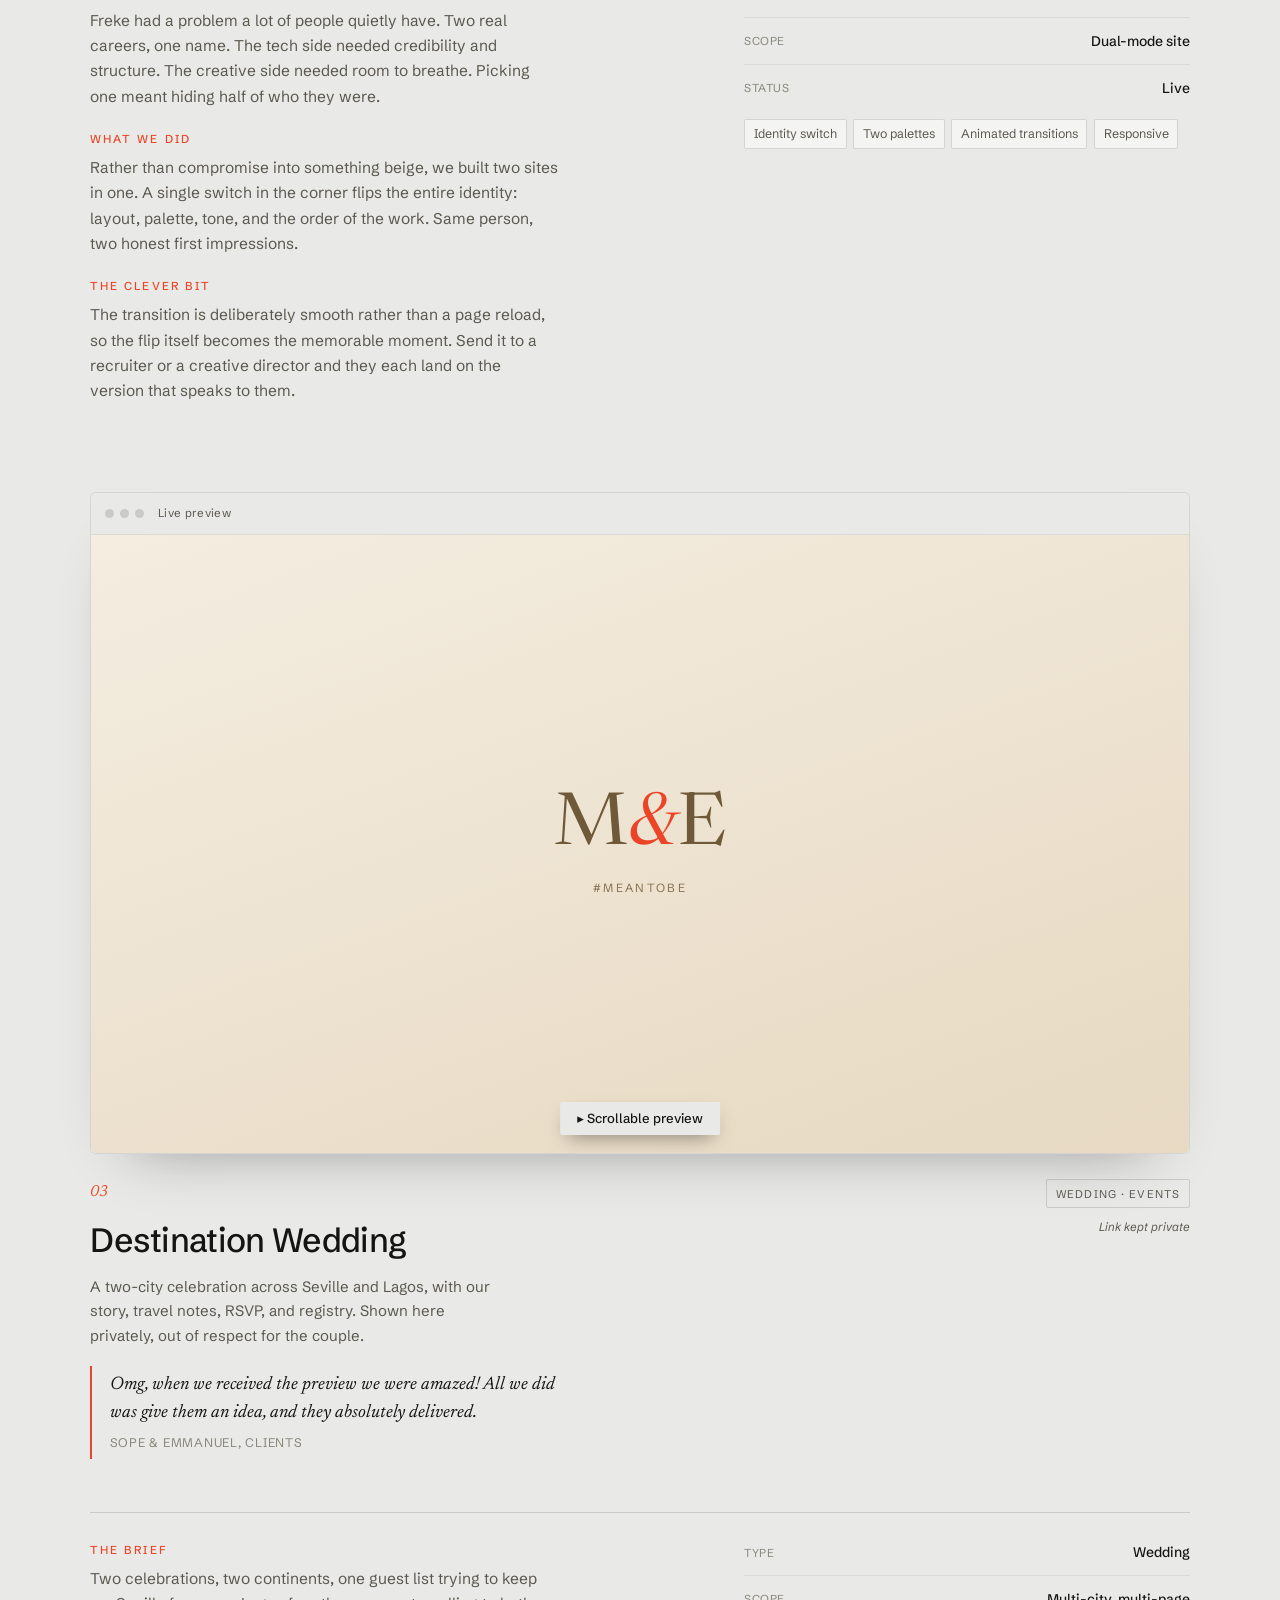
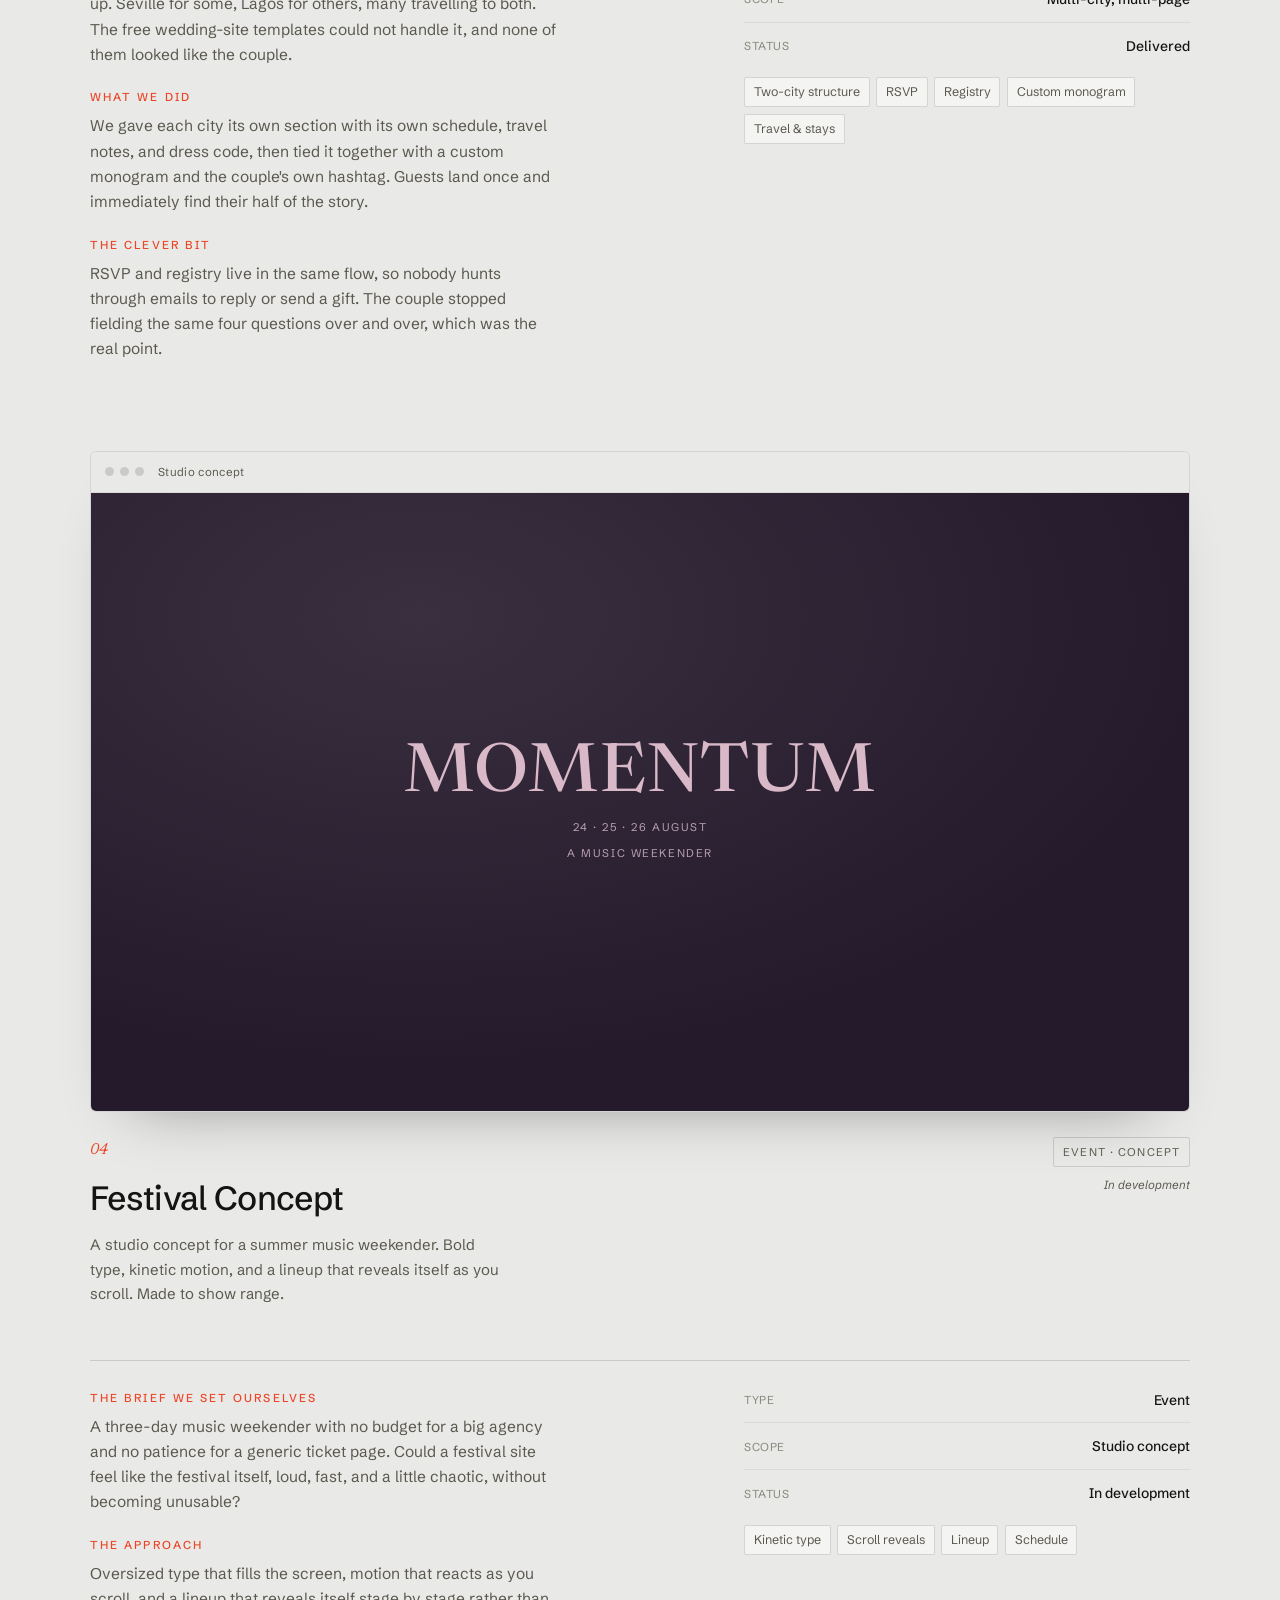
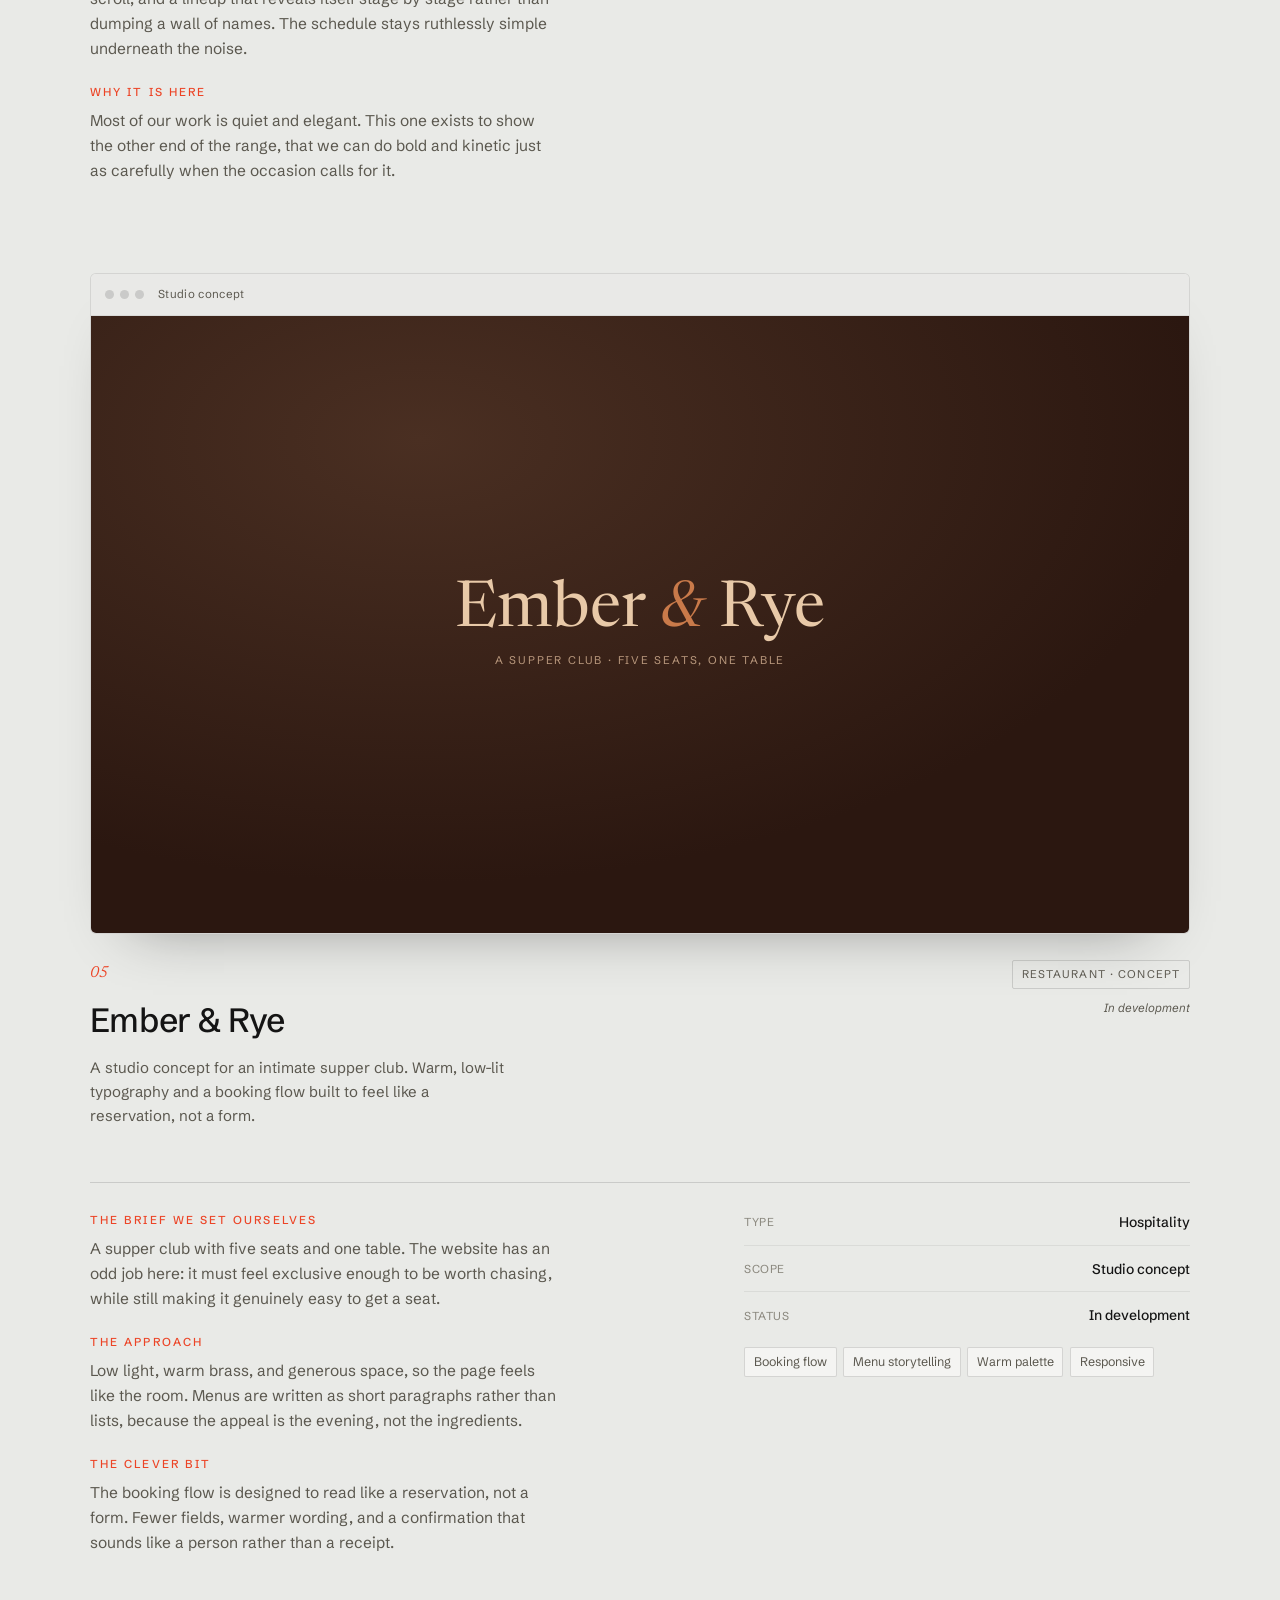
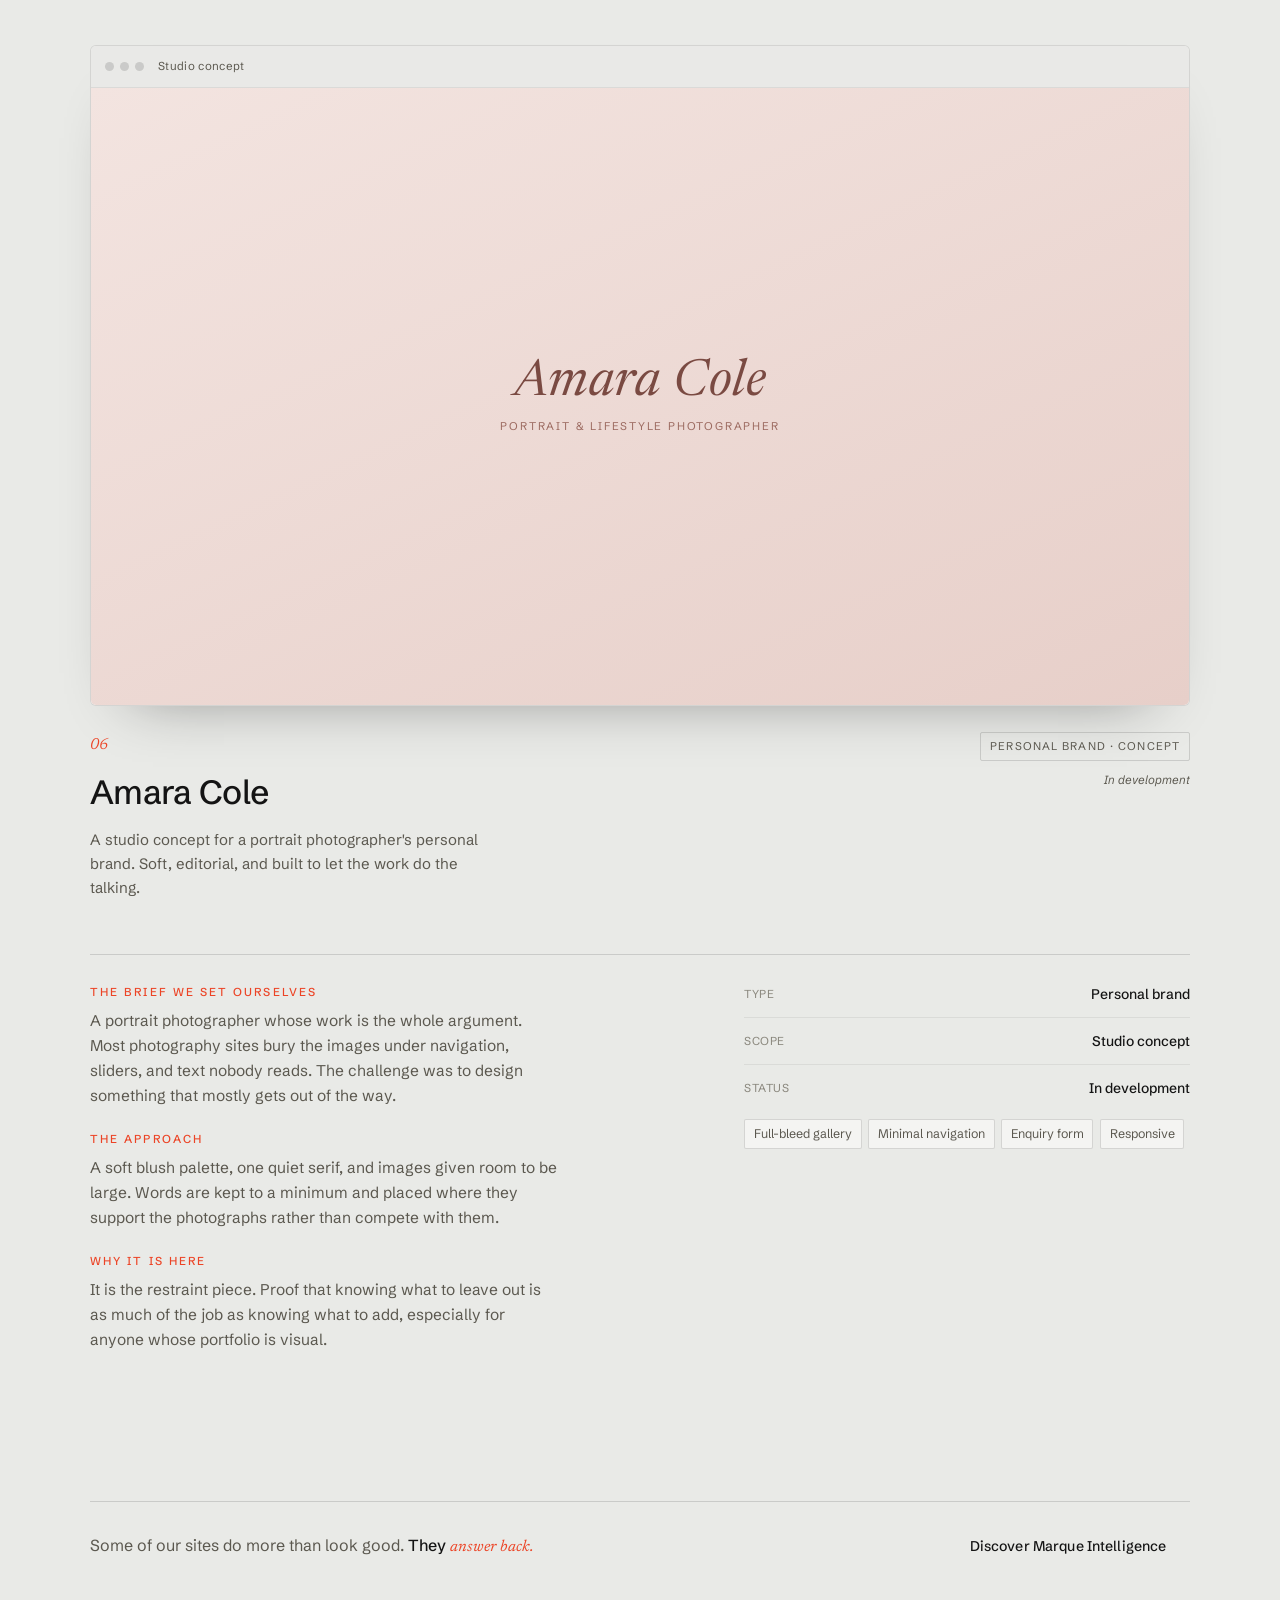
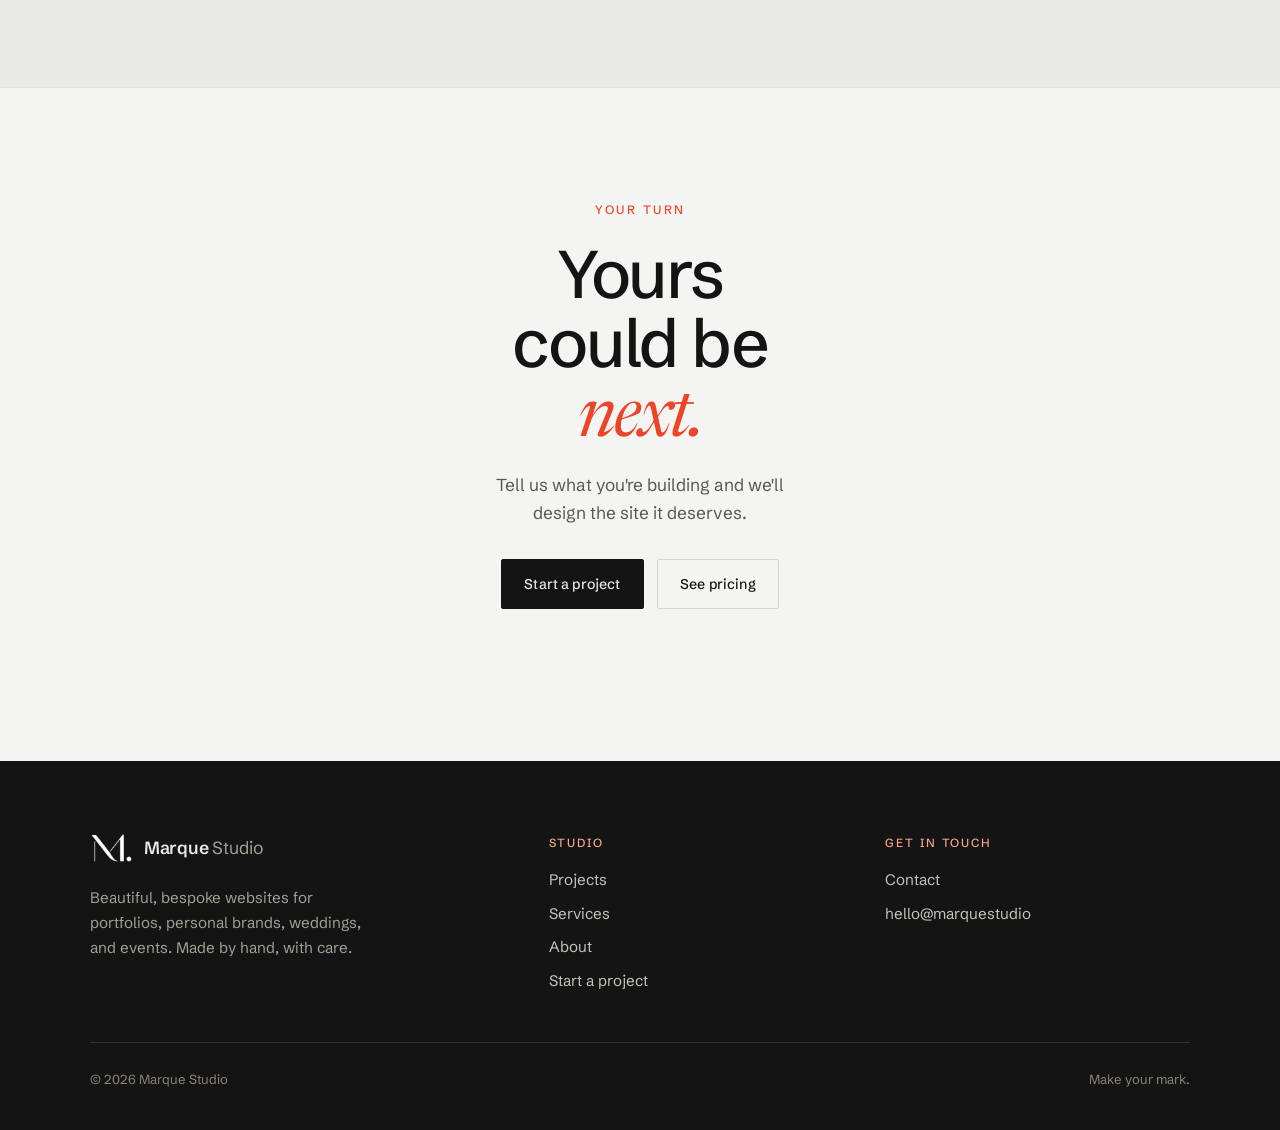
<file: projects.html>
<!doctype html>
<html lang="en">
<head>
  <meta charset="utf-8" />
  <meta name="viewport" content="width=device-width, initial-scale=1" />
  <title>Projects · Marque Studio</title>
  <meta name="description" content="Selected projects by Marque Studio, with live scrollable previews. Portfolios, personal brands, weddings, and events." />
  <link rel="icon" href="favicon.png" type="image/png" />
  <link rel="apple-touch-icon" href="apple-touch-icon.png" />
  <link rel="preconnect" href="https://fonts.googleapis.com" />
  <link rel="preconnect" href="https://fonts.gstatic.com" crossorigin />
  <link href="https://fonts.googleapis.com/css2?family=Newsreader:ital,opsz,wght@0,6..72,300..600;1,6..72,300..600&family=Schibsted+Grotesk:ital,wght@0,400..900;1,400..700&display=swap" rel="stylesheet" />
  <link rel="stylesheet" href="styles.css" />
</head>
<body>

  <header class="nav" id="nav">
    <div class="wrap nav__inner">
      <a class="brand" href="index.html" aria-label="Marque Studio home">
        <img class="brand__mark" src="logo-mark.png" alt="" width="260" height="180" />
        <span class="brand__name">Marque<span class="brand__thin"> Studio</span></span>
      </a>
      <nav class="nav__links" aria-label="Primary">
        <a href="index.html">Home</a>
        <a href="projects.html" aria-current="page">Projects</a>
        <a href="services.html">Services</a>
        <a href="about.html">About</a>
        <a href="contact.html">Contact</a>
      </nav>
      <a href="start.html" class="btn btn--sm">Start a project</a>
    </div>
  </header>

  <main id="top">
    <section class="section" style="padding-bottom:clamp(2rem,4vw,3rem)">
      <div class="wrap">
        <div class="section__head" data-reveal>
          <p class="label">Selected projects</p>
          <h2 class="section__title">Some sites we've loved <span class="serif">making.</span></h2>
          <p class="section__sub">Every project starts with a problem worth solving. Here is what each one was, what we did about it, and how it turned out. Tap any preview to scroll through the real site.</p>
        </div>
      </div>
    </section>

    <section style="padding-bottom:clamp(4rem,9vw,7rem)">
      <div class="wrap">
        <div class="gallery">

          <!-- 01 Portfolio -->
          <article class="scene" data-reveal>
            <div class="case__frame scene__device">
              <div class="case__chrome"><i></i><i></i><i></i><span>Live preview</span>
                <button type="button" class="case__reset" hidden>↺ Close</button>
              </div>
              <div class="case__stage" data-embed="https://odiobiak.github.io/website-me/">
                <div class="case__cover cover--ink">
                  <span class="cover__mono">OO</span>
                  <span class="cover__terminal">odi:~/portfolio $</span>
                  <button type="button" class="case__play">▸ Scrollable preview</button>
                </div>
              </div>
            </div>
            <div class="scene__caption">
              <div>
                <span class="scene__no">01</span>
                <h3>Editorial Portfolio</h3>
                <p>Quiet luxury for a data and AI engineer, with a live assistant tucked inside. Serif headlines, warm palette, and a terminal motif that nods to the craft.</p>
                <blockquote class="scene__quote">This is the site that proved the idea to me. If a live AI concierge can hold its own here, it'll hold its own on yours.<cite>Odiche Obiakarije, Founder's note</cite></blockquote>
              </div>
              <div class="scene__side">
                <span class="tag">Portfolio · AI</span>
                <a class="case__link" href="https://odiobiak.github.io/website-me/" target="_blank" rel="noopener">Visit live ↗</a>
              </div>
            </div>

            <div class="case-study">
              <div class="case-study__story">
                <div class="beat">
                  <span class="beat__label">The brief</span>
                  <p>An engineer with genuinely deep experience, and a CV that read like everyone else's. The work was strong. The first impression was not. It needed to say "this person builds serious things" before a single word was read.</p>
                </div>
                <div class="beat">
                  <span class="beat__label">What we did</span>
                  <p>We went editorial rather than technical: a serif headline, a warm restrained palette, and generous space. Then one small rebellion, a terminal motif blinking away in the hero, so the craft shows without shouting. The résumé became a story instead of a list.</p>
                </div>
                <div class="beat">
                  <span class="beat__label">The clever bit</span>
                  <p>We built a live AI assistant into the page, trained on his own work. Visitors can ask it anything about his experience and get a real answer, at any hour. It is the same technology we now offer as Marque Intelligence, and this was where we proved it.</p>
                </div>
              </div>
              <aside class="case-study__aside">
                <div class="spec">
                  <div class="spec__row"><span class="spec__key">Type</span><span class="spec__val">Portfolio</span></div>
                  <div class="spec__row"><span class="spec__key">Scope</span><span class="spec__val">Single page</span></div>
                  <div class="spec__row"><span class="spec__key">Status</span><span class="spec__val">Live</span></div>
                </div>
                <ul class="feature-list">
                  <li>Editorial layout</li><li>Live AI assistant</li><li>Custom motion</li><li>Responsive</li>
                </ul>
              </aside>
            </div>
          </article>

          <!-- 02 Personal brand -->
          <article class="scene" data-reveal>
            <div class="case__frame scene__device">
              <div class="case__chrome"><i></i><i></i><i></i><span>Live preview</span>
                <button type="button" class="case__reset" hidden>↺ Close</button>
              </div>
              <div class="case__stage" data-embed="https://odiobiak.github.io/Freke-profile/">
                <div class="case__cover cover--blue">
                  <span class="cover__glyph">[ S # N&gt;</span>
                  <span class="cover__toggle"><b>TECH</b> / CREATIVE</span>
                  <button type="button" class="case__play">▸ Scrollable preview</button>
                </div>
              </div>
            </div>
            <div class="scene__caption">
              <div>
                <span class="scene__no">02</span>
                <h3>Dual-Mode Personal Brand</h3>
                <p>One profile with two personalities. A single switch flips the whole site between a buttoned-up tech identity and a looser creative one.</p>
                <blockquote class="scene__quote">I gave them a vague idea of what I wanted, and somehow they built exactly what I didn't know I needed.<cite>Freke, client</cite></blockquote>
              </div>
              <div class="scene__side">
                <span class="tag">Personal brand</span>
                <a class="case__link" href="https://odiobiak.github.io/Freke-profile/" target="_blank" rel="noopener">Visit live ↗</a>
              </div>
            </div>

            <div class="case-study">
              <div class="case-study__story">
                <div class="beat">
                  <span class="beat__label">The brief</span>
                  <p>Freke had a problem a lot of people quietly have. Two real careers, one name. The tech side needed credibility and structure. The creative side needed room to breathe. Picking one meant hiding half of who they were.</p>
                </div>
                <div class="beat">
                  <span class="beat__label">What we did</span>
                  <p>Rather than compromise into something beige, we built two sites in one. A single switch in the corner flips the entire identity: layout, palette, tone, and the order of the work. Same person, two honest first impressions.</p>
                </div>
                <div class="beat">
                  <span class="beat__label">The clever bit</span>
                  <p>The transition is deliberately smooth rather than a page reload, so the flip itself becomes the memorable moment. Send it to a recruiter or a creative director and they each land on the version that speaks to them.</p>
                </div>
              </div>
              <aside class="case-study__aside">
                <div class="spec">
                  <div class="spec__row"><span class="spec__key">Type</span><span class="spec__val">Personal brand</span></div>
                  <div class="spec__row"><span class="spec__key">Scope</span><span class="spec__val">Dual-mode site</span></div>
                  <div class="spec__row"><span class="spec__key">Status</span><span class="spec__val">Live</span></div>
                </div>
                <ul class="feature-list">
                  <li>Identity switch</li><li>Two palettes</li><li>Animated transitions</li><li>Responsive</li>
                </ul>
              </aside>
            </div>
          </article>

          <!-- 03 Wedding (private link) -->
          <article class="scene" data-reveal>
            <div class="case__frame scene__device">
              <div class="case__chrome"><i></i><i></i><i></i><span>Live preview</span>
                <button type="button" class="case__reset" hidden>↺ Close</button>
              </div>
              <div class="case__stage" data-embed="https://mosope-emmanuel.lovable.app/" data-mask="1">
                <div class="case__cover cover--cream">
                  <span class="cover__crest">M<em>&amp;</em>E</span>
                  <span class="cover__hash">#MEAnToBe</span>
                  <button type="button" class="case__play">▸ Scrollable preview</button>
                </div>
              </div>
            </div>
            <div class="scene__caption">
              <div>
                <span class="scene__no">03</span>
                <h3>Destination Wedding</h3>
                <p>A two-city celebration across Seville and Lagos, with our story, travel notes, RSVP, and registry. Shown here privately, out of respect for the couple.</p>
                <blockquote class="scene__quote">Omg, when we received the preview we were amazed! All we did was give them an idea, and they absolutely delivered.<cite>Sope &amp; Emmanuel, clients</cite></blockquote>
              </div>
              <div class="scene__side">
                <span class="tag">Wedding · Events</span>
                <span class="case__private">Link kept private</span>
              </div>
            </div>

            <div class="case-study">
              <div class="case-study__story">
                <div class="beat">
                  <span class="beat__label">The brief</span>
                  <p>Two celebrations, two continents, one guest list trying to keep up. Seville for some, Lagos for others, many travelling to both. The free wedding-site templates could not handle it, and none of them looked like the couple.</p>
                </div>
                <div class="beat">
                  <span class="beat__label">What we did</span>
                  <p>We gave each city its own section with its own schedule, travel notes, and dress code, then tied it together with a custom monogram and the couple's own hashtag. Guests land once and immediately find their half of the story.</p>
                </div>
                <div class="beat">
                  <span class="beat__label">The clever bit</span>
                  <p>RSVP and registry live in the same flow, so nobody hunts through emails to reply or send a gift. The couple stopped fielding the same four questions over and over, which was the real point.</p>
                </div>
              </div>
              <aside class="case-study__aside">
                <div class="spec">
                  <div class="spec__row"><span class="spec__key">Type</span><span class="spec__val">Wedding</span></div>
                  <div class="spec__row"><span class="spec__key">Scope</span><span class="spec__val">Multi-city, multi-page</span></div>
                  <div class="spec__row"><span class="spec__key">Status</span><span class="spec__val">Delivered</span></div>
                </div>
                <ul class="feature-list">
                  <li>Two-city structure</li><li>RSVP</li><li>Registry</li><li>Custom monogram</li><li>Travel &amp; stays</li>
                </ul>
              </aside>
            </div>
          </article>

          <!-- 04 Festival concept -->
          <article class="scene" data-reveal>
            <div class="case__frame scene__device">
              <div class="case__chrome"><i></i><i></i><i></i><span>Studio concept</span></div>
              <div class="case__stage">
                <div class="case__cover cover--plum" style="gap:.5rem">
                  <span class="cover__glyph" style="font-size:clamp(2.4rem,7vw,4.2rem);letter-spacing:.02em">MOMENTUM</span>
                  <span class="cover__toggle">24 · 25 · 26 AUGUST</span>
                  <span class="cover__toggle">A MUSIC WEEKENDER</span>
                </div>
              </div>
            </div>
            <div class="scene__caption">
              <div>
                <span class="scene__no">04</span>
                <h3>Festival Concept</h3>
                <p>A studio concept for a summer music weekender. Bold type, kinetic motion, and a lineup that reveals itself as you scroll. Made to show range.</p>
              </div>
              <div class="scene__side">
                <span class="tag">Event · Concept</span>
                <span class="case__private">In development</span>
              </div>
            </div>

            <div class="case-study">
              <div class="case-study__story">
                <div class="beat">
                  <span class="beat__label">The brief we set ourselves</span>
                  <p>A three-day music weekender with no budget for a big agency and no patience for a generic ticket page. Could a festival site feel like the festival itself, loud, fast, and a little chaotic, without becoming unusable?</p>
                </div>
                <div class="beat">
                  <span class="beat__label">The approach</span>
                  <p>Oversized type that fills the screen, motion that reacts as you scroll, and a lineup that reveals itself stage by stage rather than dumping a wall of names. The schedule stays ruthlessly simple underneath the noise.</p>
                </div>
                <div class="beat">
                  <span class="beat__label">Why it is here</span>
                  <p>Most of our work is quiet and elegant. This one exists to show the other end of the range, that we can do bold and kinetic just as carefully when the occasion calls for it.</p>
                </div>
              </div>
              <aside class="case-study__aside">
                <div class="spec">
                  <div class="spec__row"><span class="spec__key">Type</span><span class="spec__val">Event</span></div>
                  <div class="spec__row"><span class="spec__key">Scope</span><span class="spec__val">Studio concept</span></div>
                  <div class="spec__row"><span class="spec__key">Status</span><span class="spec__val">In development</span></div>
                </div>
                <ul class="feature-list">
                  <li>Kinetic type</li><li>Scroll reveals</li><li>Lineup</li><li>Schedule</li>
                </ul>
              </aside>
            </div>
          </article>

          <!-- 05 Ember & Rye (concept) -->
          <article class="scene" data-reveal>
            <div class="case__frame scene__device">
              <div class="case__chrome"><i></i><i></i><i></i><span>Studio concept</span></div>
              <div class="case__stage">
                <div class="case__cover cover--ember" style="gap:.5rem">
                  <span class="cover__crest">Ember <em>&amp;</em> Rye</span>
                  <span class="cover__toggle">A SUPPER CLUB · FIVE SEATS, ONE TABLE</span>
                </div>
              </div>
            </div>
            <div class="scene__caption">
              <div>
                <span class="scene__no">05</span>
                <h3>Ember &amp; Rye</h3>
                <p>A studio concept for an intimate supper club. Warm, low-lit typography and a booking flow built to feel like a reservation, not a form.</p>
              </div>
              <div class="scene__side">
                <span class="tag">Restaurant · Concept</span>
                <span class="case__private">In development</span>
              </div>
            </div>

            <div class="case-study">
              <div class="case-study__story">
                <div class="beat">
                  <span class="beat__label">The brief we set ourselves</span>
                  <p>A supper club with five seats and one table. The website has an odd job here: it must feel exclusive enough to be worth chasing, while still making it genuinely easy to get a seat.</p>
                </div>
                <div class="beat">
                  <span class="beat__label">The approach</span>
                  <p>Low light, warm brass, and generous space, so the page feels like the room. Menus are written as short paragraphs rather than lists, because the appeal is the evening, not the ingredients.</p>
                </div>
                <div class="beat">
                  <span class="beat__label">The clever bit</span>
                  <p>The booking flow is designed to read like a reservation, not a form. Fewer fields, warmer wording, and a confirmation that sounds like a person rather than a receipt.</p>
                </div>
              </div>
              <aside class="case-study__aside">
                <div class="spec">
                  <div class="spec__row"><span class="spec__key">Type</span><span class="spec__val">Hospitality</span></div>
                  <div class="spec__row"><span class="spec__key">Scope</span><span class="spec__val">Studio concept</span></div>
                  <div class="spec__row"><span class="spec__key">Status</span><span class="spec__val">In development</span></div>
                </div>
                <ul class="feature-list">
                  <li>Booking flow</li><li>Menu storytelling</li><li>Warm palette</li><li>Responsive</li>
                </ul>
              </aside>
            </div>
          </article>

          <!-- 06 Amara Cole (concept) -->
          <article class="scene" data-reveal>
            <div class="case__frame scene__device">
              <div class="case__chrome"><i></i><i></i><i></i><span>Studio concept</span></div>
              <div class="case__stage">
                <div class="case__cover cover--blush" style="gap:.5rem">
                  <span class="cover__mono">Amara Cole</span>
                  <span class="cover__toggle">PORTRAIT &amp; LIFESTYLE PHOTOGRAPHER</span>
                </div>
              </div>
            </div>
            <div class="scene__caption">
              <div>
                <span class="scene__no">06</span>
                <h3>Amara Cole</h3>
                <p>A studio concept for a portrait photographer's personal brand. Soft, editorial, and built to let the work do the talking.</p>
              </div>
              <div class="scene__side">
                <span class="tag">Personal brand · Concept</span>
                <span class="case__private">In development</span>
              </div>
            </div>

            <div class="case-study">
              <div class="case-study__story">
                <div class="beat">
                  <span class="beat__label">The brief we set ourselves</span>
                  <p>A portrait photographer whose work is the whole argument. Most photography sites bury the images under navigation, sliders, and text nobody reads. The challenge was to design something that mostly gets out of the way.</p>
                </div>
                <div class="beat">
                  <span class="beat__label">The approach</span>
                  <p>A soft blush palette, one quiet serif, and images given room to be large. Words are kept to a minimum and placed where they support the photographs rather than compete with them.</p>
                </div>
                <div class="beat">
                  <span class="beat__label">Why it is here</span>
                  <p>It is the restraint piece. Proof that knowing what to leave out is as much of the job as knowing what to add, especially for anyone whose portfolio is visual.</p>
                </div>
              </div>
              <aside class="case-study__aside">
                <div class="spec">
                  <div class="spec__row"><span class="spec__key">Type</span><span class="spec__val">Personal brand</span></div>
                  <div class="spec__row"><span class="spec__key">Scope</span><span class="spec__val">Studio concept</span></div>
                  <div class="spec__row"><span class="spec__key">Status</span><span class="spec__val">In development</span></div>
                </div>
                <ul class="feature-list">
                  <li>Full-bleed gallery</li><li>Minimal navigation</li><li>Enquiry form</li><li>Responsive</li>
                </ul>
              </aside>
            </div>
          </article>

        </div>
      </div>
    </section>

    <!-- Marque Intelligence teaser -->
    <section class="section" style="padding-top:0">
      <div class="wrap">
        <div class="feature__cta" data-reveal>
          <p>Some of our sites do more than look good. <b>They <span class="serif">answer back.</span></b></p>
          <a href="services.html#intelligence" class="btn btn--light">Discover Marque Intelligence</a>
        </div>
      </div>
    </section>

    <!-- CTA -->
    <section class="contact">
      <div class="wrap contact__inner" data-reveal>
        <p class="label">Your turn</p>
        <h2 class="contact__title">Yours could be <span class="serif">next.</span></h2>
        <p class="contact__sub">Tell us what you're building and we'll design the site it deserves.</p>
        <div class="hero__cta" style="justify-content:center">
          <a href="start.html" class="btn">Start a project</a>
          <a href="services.html" class="btn btn--ghost">See pricing</a>
        </div>
      </div>
    </section>
  </main>

  <footer class="foot">
    <div class="wrap">
      <div class="foot__top">
        <div>
          <span class="brand"><img class="brand__mark" src="logo-mark.png" alt="" width="260" height="180" /><span class="brand__name">Marque<span class="brand__thin"> Studio</span></span></span>
          <p class="foot__blurb">Beautiful, bespoke websites for portfolios, personal brands, weddings, and events. Made by hand, with care.</p>
        </div>
        <div class="foot__col">
          <h4>Studio</h4>
          <a href="projects.html">Projects</a>
          <a href="services.html">Services</a>
          <a href="about.html">About</a>
          <a href="start.html">Start a project</a>
        </div>
        <div class="foot__col">
          <h4>Get in touch</h4>
          <a href="contact.html">Contact</a>
          <a href="mailto:odicheobiakarije@gmail.com">hello@marquestudio</a>
        </div>
      </div>
      <div class="foot__bottom">
        <span>© <span id="year"></span> Marque Studio</span>
        <span>Make your mark.</span>
      </div>
    </div>
  </footer>

  <script src="script.js"></script>
</body>
</html>
</file>
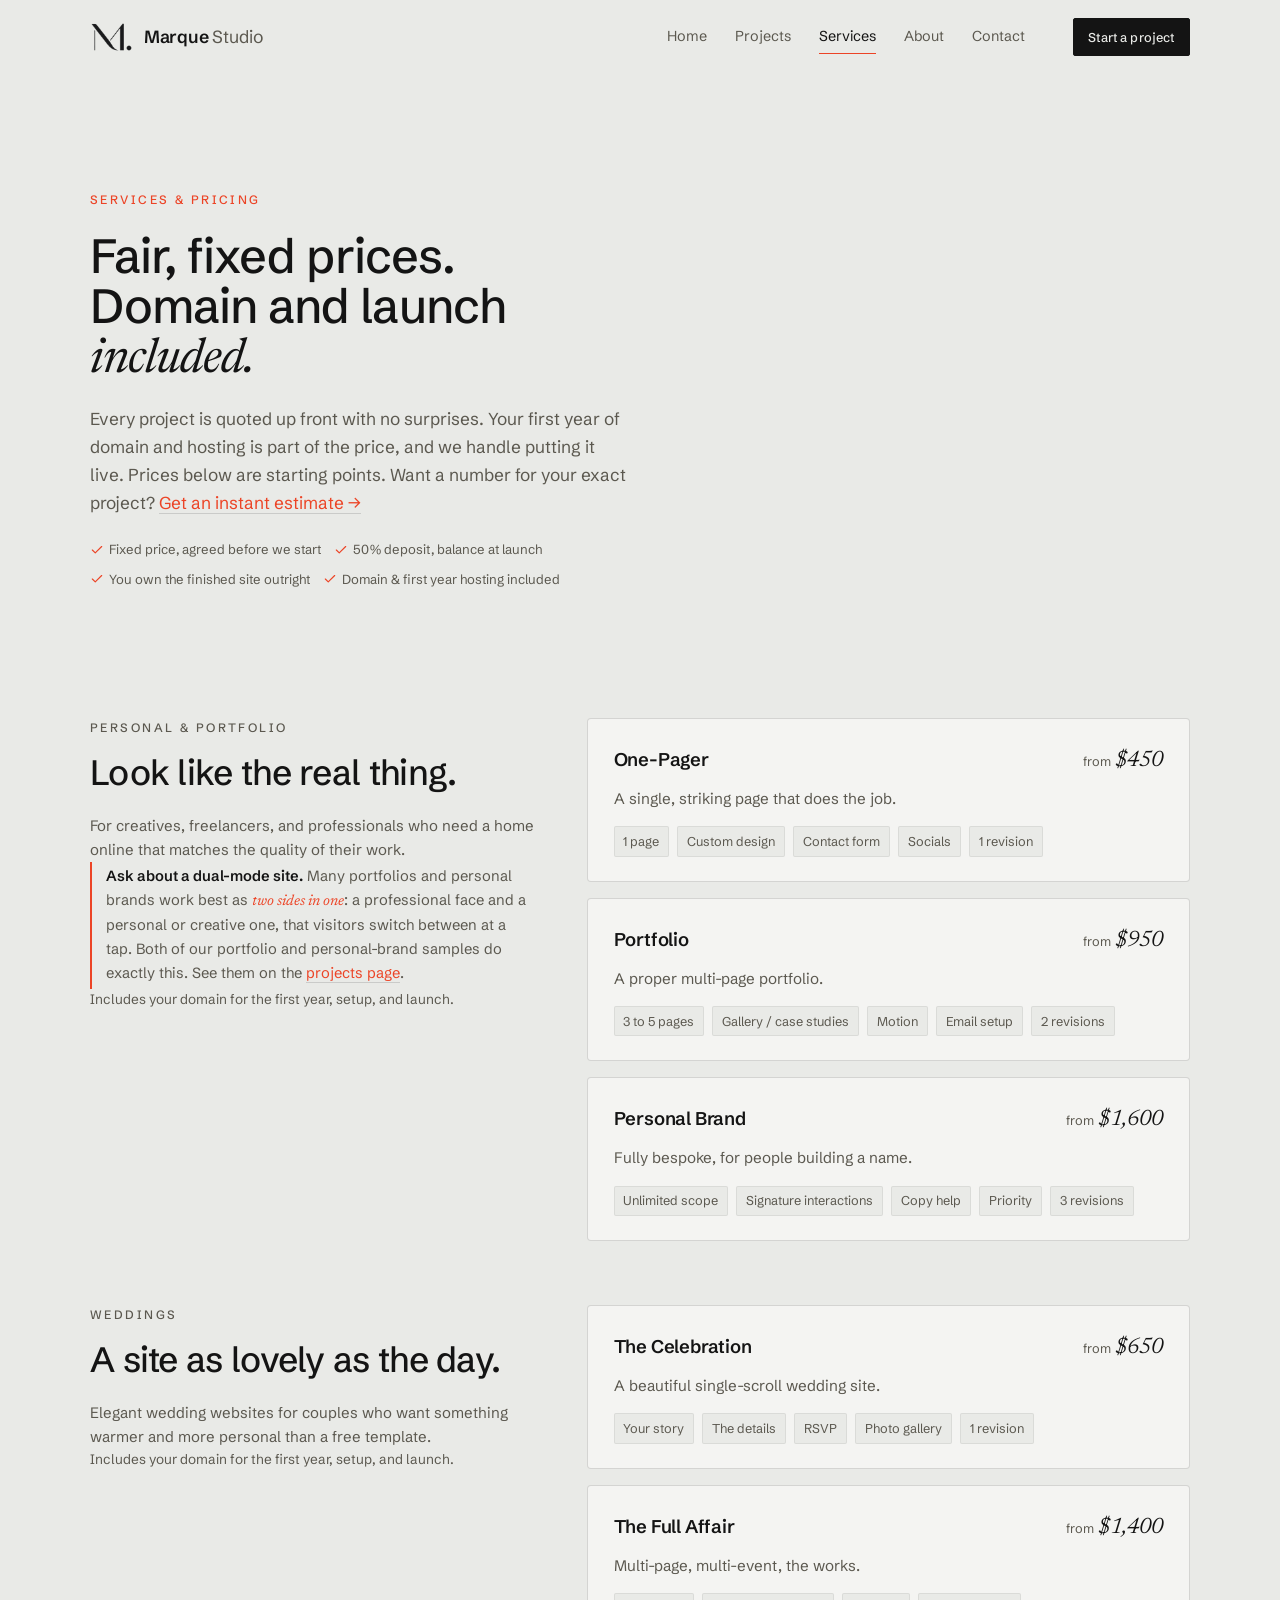
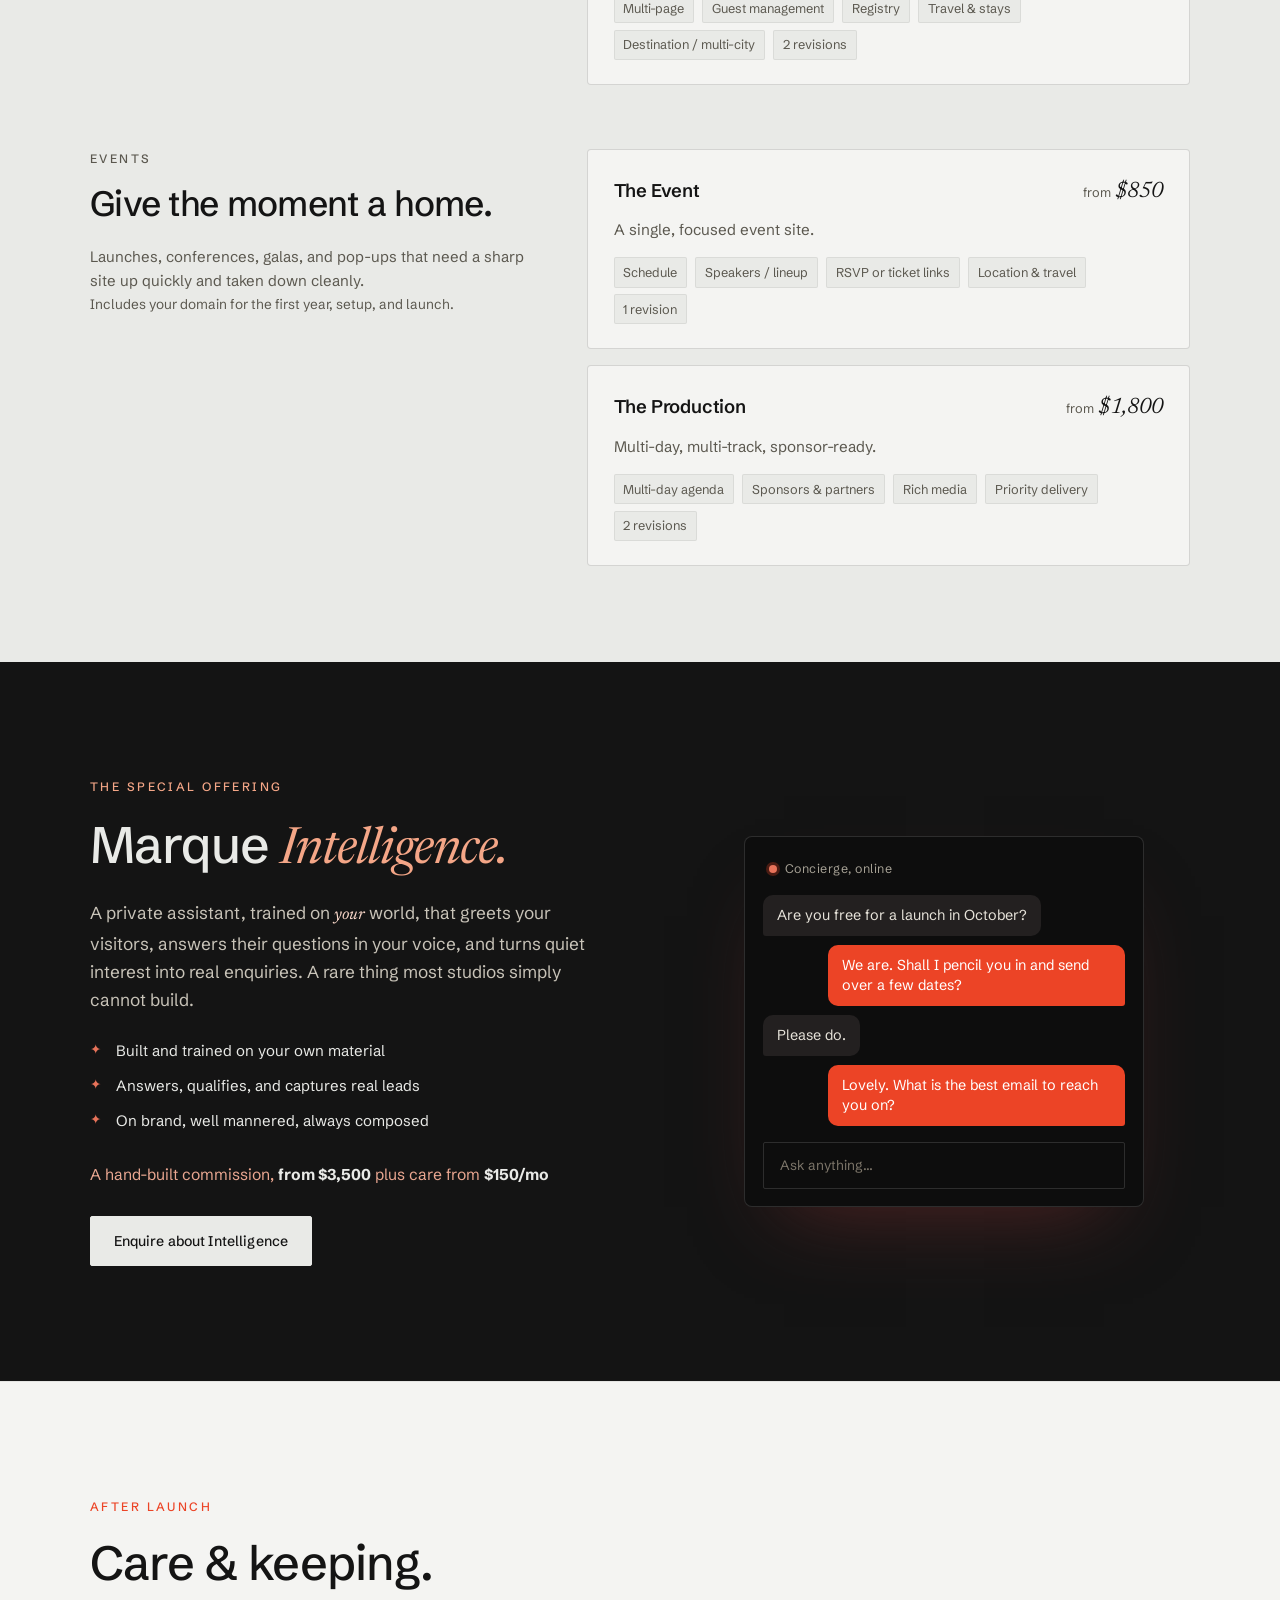
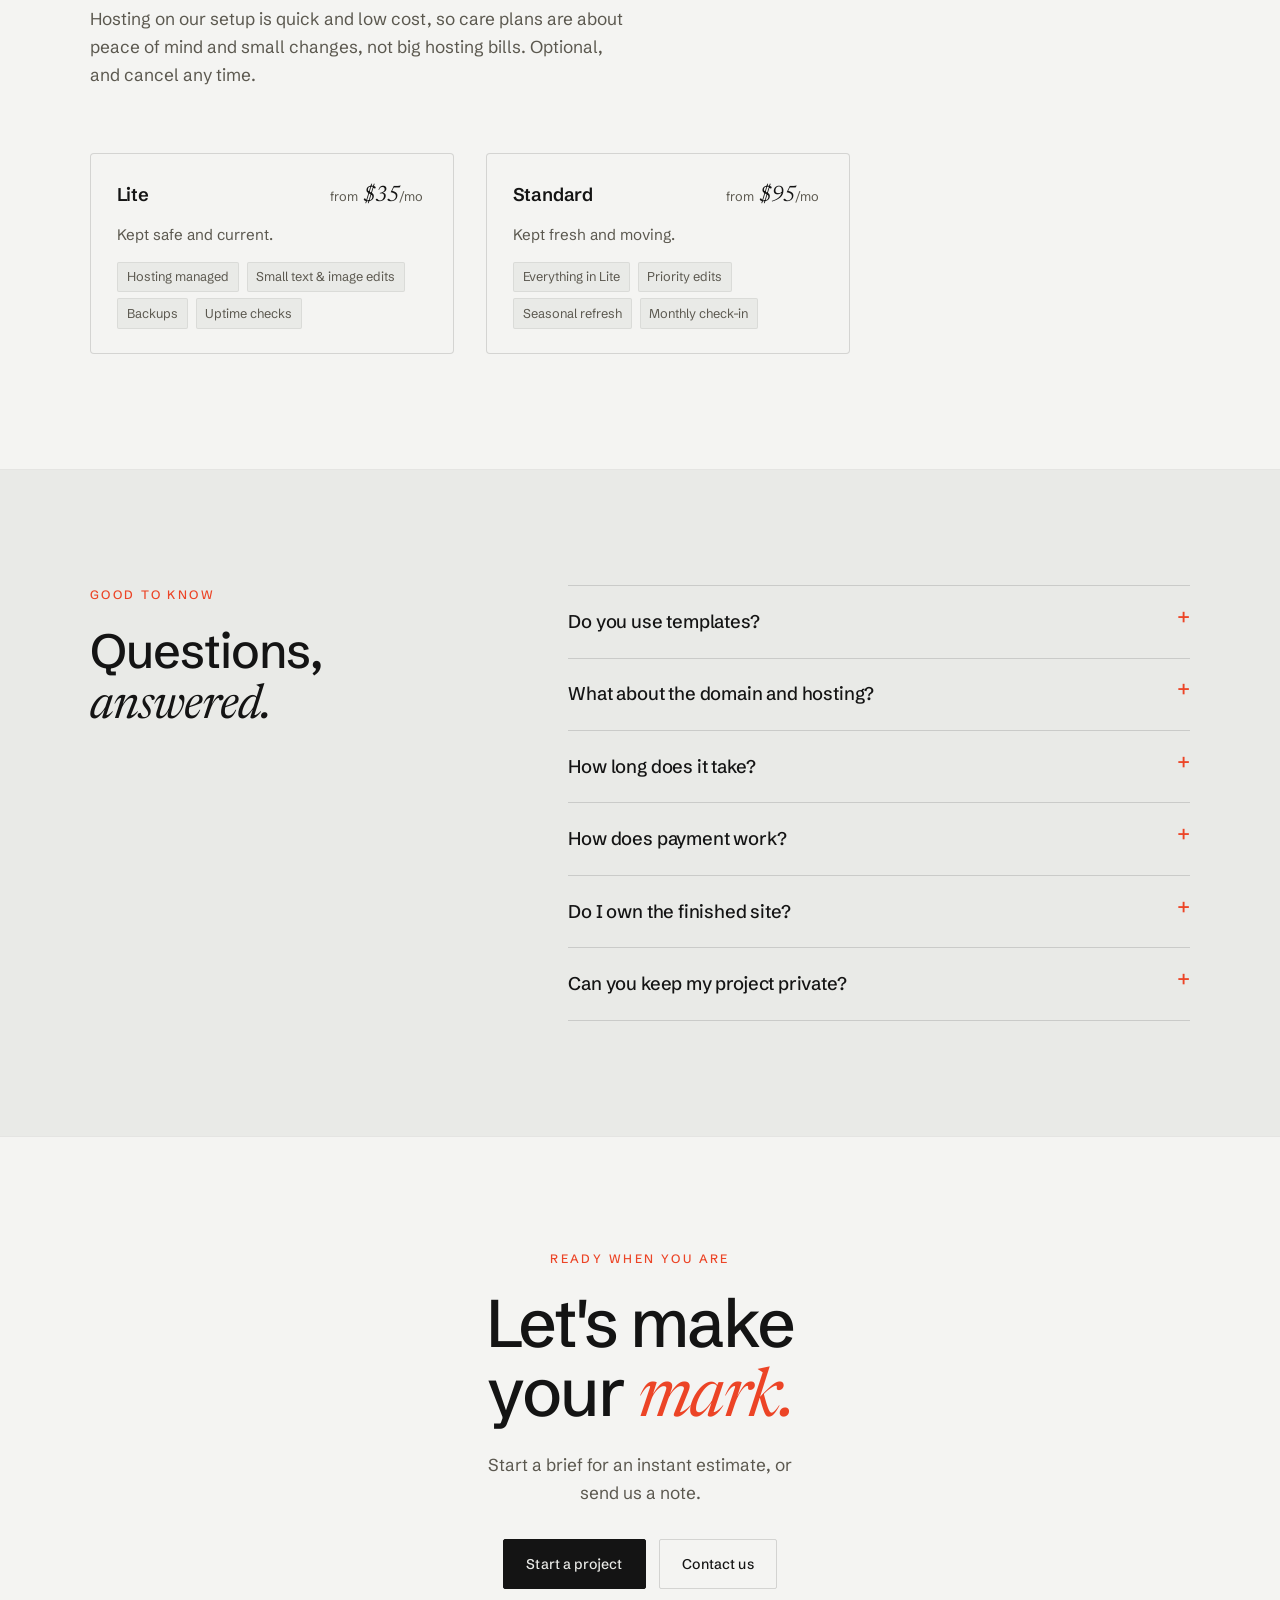
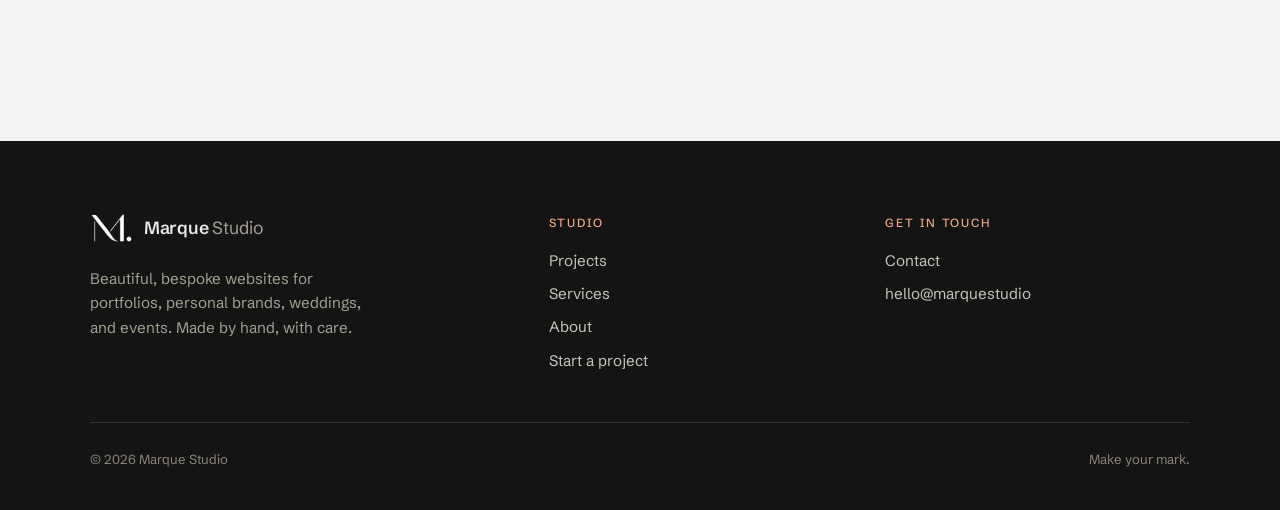
<file: services.html>
<!doctype html>
<html lang="en">
<head>
  <meta charset="utf-8" />
  <meta name="viewport" content="width=device-width, initial-scale=1" />
  <title>Services &amp; Pricing · Marque Studio</title>
  <meta name="description" content="Marque Studio pricing by category: personal and portfolio sites, weddings, and events. Domain and launch included. Plus Marque Intelligence, our AI concierge." />
  <link rel="icon" href="favicon.png" type="image/png" />
  <link rel="apple-touch-icon" href="apple-touch-icon.png" />
  <link rel="preconnect" href="https://fonts.googleapis.com" />
  <link rel="preconnect" href="https://fonts.gstatic.com" crossorigin />
  <link href="https://fonts.googleapis.com/css2?family=Newsreader:ital,opsz,wght@0,6..72,300..600;1,6..72,300..600&family=Schibsted+Grotesk:ital,wght@0,400..900;1,400..700&display=swap" rel="stylesheet" />
  <link rel="stylesheet" href="styles.css" />
</head>
<body>

  <header class="nav" id="nav">
    <div class="wrap nav__inner">
      <a class="brand" href="index.html" aria-label="Marque Studio home">
        <img class="brand__mark" src="logo-mark.png" alt="" width="260" height="180" />
        <span class="brand__name">Marque<span class="brand__thin"> Studio</span></span>
      </a>
      <nav class="nav__links" aria-label="Primary">
        <a href="index.html">Home</a>
        <a href="projects.html">Projects</a>
        <a href="services.html" aria-current="page">Services</a>
        <a href="about.html">About</a>
        <a href="contact.html">Contact</a>
      </nav>
      <a href="start.html" class="btn btn--sm">Start a project</a>
    </div>
  </header>

  <main id="top">
    <section class="section" style="padding-bottom:clamp(2.5rem,5vw,4rem)">
      <div class="wrap">
        <div class="section__head" data-reveal>
          <p class="label">Services &amp; pricing</p>
          <h2 class="section__title">Fair, fixed prices. Domain and launch <span class="serif">included.</span></h2>
          <p class="section__sub">Every project is quoted up front with no surprises. Your first year of domain and hosting is part of the price, and we handle putting it live. Prices below are starting points. Want a number for your exact project? <a href="start.html" class="ilink">Get an instant estimate →</a></p>
          <div class="trustline">
            <span><svg width="14" height="14" viewBox="0 0 24 24" fill="none" stroke="currentColor" stroke-width="2" stroke-linecap="round" stroke-linejoin="round" aria-hidden="true"><path d="M20 6 9 17l-5-5"/></svg>Fixed price, agreed before we start</span>
            <span><svg width="14" height="14" viewBox="0 0 24 24" fill="none" stroke="currentColor" stroke-width="2" stroke-linecap="round" stroke-linejoin="round" aria-hidden="true"><path d="M20 6 9 17l-5-5"/></svg>50% deposit, balance at launch</span>
            <span><svg width="14" height="14" viewBox="0 0 24 24" fill="none" stroke="currentColor" stroke-width="2" stroke-linecap="round" stroke-linejoin="round" aria-hidden="true"><path d="M20 6 9 17l-5-5"/></svg>You own the finished site outright</span>
            <span><svg width="14" height="14" viewBox="0 0 24 24" fill="none" stroke="currentColor" stroke-width="2" stroke-linecap="round" stroke-linejoin="round" aria-hidden="true"><path d="M20 6 9 17l-5-5"/></svg>Domain &amp; first year hosting included</span>
          </div>
        </div>
      </div>
    </section>

    <section style="padding-bottom:clamp(4rem,8vw,6rem)">
      <div class="wrap">
        <div class="cats">

          <!-- Personal & Portfolio -->
          <div class="cat" data-reveal>
            <div class="cat__intro">
              <p class="label">Personal &amp; Portfolio</p>
              <h3>Look like the real thing.</h3>
              <p>For creatives, freelancers, and professionals who need a home online that matches the quality of their work.</p>
              <p class="cat__flag"><b>Ask about a dual-mode site.</b> Many portfolios and personal brands work best as <span class="serif">two sides in one</span>: a professional face and a personal or creative one, that visitors switch between at a tap. Both of our portfolio and personal-brand samples do exactly this. See them on the <a href="projects.html" class="ilink">projects page</a>.</p>
              <p class="cat__note">Includes your domain for the first year, setup, and launch.</p>
            </div>
            <div class="tiers">
              <div class="tier">
                <div class="tier__top"><span class="tier__name">One-Pager</span><span class="tier__price"><span>from</span>$450</span></div>
                <p class="tier__for">A single, striking page that does the job.</p>
                <ul class="tier__list"><li>1 page</li><li>Custom design</li><li>Contact form</li><li>Socials</li><li>1 revision</li></ul>
              </div>
              <div class="tier">
                <div class="tier__top"><span class="tier__name">Portfolio</span><span class="tier__price"><span>from</span>$950</span></div>
                <p class="tier__for">A proper multi-page portfolio.</p>
                <ul class="tier__list"><li>3 to 5 pages</li><li>Gallery / case studies</li><li>Motion</li><li>Email setup</li><li>2 revisions</li></ul>
              </div>
              <div class="tier">
                <div class="tier__top"><span class="tier__name">Personal Brand</span><span class="tier__price"><span>from</span>$1,600</span></div>
                <p class="tier__for">Fully bespoke, for people building a name.</p>
                <ul class="tier__list"><li>Unlimited scope</li><li>Signature interactions</li><li>Copy help</li><li>Priority</li><li>3 revisions</li></ul>
              </div>
            </div>
          </div>

          <!-- Weddings -->
          <div class="cat" data-reveal>
            <div class="cat__intro">
              <p class="label">Weddings</p>
              <h3>A site as lovely as the day.</h3>
              <p>Elegant wedding websites for couples who want something warmer and more personal than a free template.</p>
              <p class="cat__note">Includes your domain for the first year, setup, and launch.</p>
            </div>
            <div class="tiers">
              <div class="tier">
                <div class="tier__top"><span class="tier__name">The Celebration</span><span class="tier__price"><span>from</span>$650</span></div>
                <p class="tier__for">A beautiful single-scroll wedding site.</p>
                <ul class="tier__list"><li>Your story</li><li>The details</li><li>RSVP</li><li>Photo gallery</li><li>1 revision</li></ul>
              </div>
              <div class="tier">
                <div class="tier__top"><span class="tier__name">The Full Affair</span><span class="tier__price"><span>from</span>$1,400</span></div>
                <p class="tier__for">Multi-page, multi-event, the works.</p>
                <ul class="tier__list"><li>Multi-page</li><li>Guest management</li><li>Registry</li><li>Travel &amp; stays</li><li>Destination / multi-city</li><li>2 revisions</li></ul>
              </div>
            </div>
          </div>

          <!-- Events -->
          <div class="cat" data-reveal>
            <div class="cat__intro">
              <p class="label">Events</p>
              <h3>Give the moment a home.</h3>
              <p>Launches, conferences, galas, and pop-ups that need a sharp site up quickly and taken down cleanly.</p>
              <p class="cat__note">Includes your domain for the first year, setup, and launch.</p>
            </div>
            <div class="tiers">
              <div class="tier">
                <div class="tier__top"><span class="tier__name">The Event</span><span class="tier__price"><span>from</span>$850</span></div>
                <p class="tier__for">A single, focused event site.</p>
                <ul class="tier__list"><li>Schedule</li><li>Speakers / lineup</li><li>RSVP or ticket links</li><li>Location &amp; travel</li><li>1 revision</li></ul>
              </div>
              <div class="tier">
                <div class="tier__top"><span class="tier__name">The Production</span><span class="tier__price"><span>from</span>$1,800</span></div>
                <p class="tier__for">Multi-day, multi-track, sponsor-ready.</p>
                <ul class="tier__list"><li>Multi-day agenda</li><li>Sponsors &amp; partners</li><li>Rich media</li><li>Priority delivery</li><li>2 revisions</li></ul>
              </div>
            </div>
          </div>

        </div>
      </div>
    </section>

    <!-- Marque Intelligence -->
    <section class="intel" id="intelligence">
      <div class="wrap intel__inner">
        <div class="intel__copy" data-reveal>
          <p class="label label--light">The special offering</p>
          <h2 class="intel__title">Marque <span class="serif">Intelligence.</span></h2>
          <p class="intel__lede">
            A private assistant, trained on <em>your</em> world, that greets your visitors,
            answers their questions in your voice, and turns quiet interest into real
            enquiries. A rare thing most studios simply cannot build.
          </p>
          <ul class="intel__list">
            <li>Built and trained on your own material</li>
            <li>Answers, qualifies, and captures real leads</li>
            <li>On brand, well mannered, always composed</li>
          </ul>
          <p class="intel__price">A hand-built commission, <b>from $3,500</b> plus care from <b>$150/mo</b></p>
          <a href="contact.html" class="btn btn--light">Enquire about Intelligence</a>
        </div>
        <div class="intel__demo" data-reveal aria-hidden="true">
          <div class="chat">
            <div class="chat__head"><span class="chat__dot"></span> Concierge, online</div>
            <div class="chat__body">
              <div class="bubble bubble--in">Are you free for a launch in October?</div>
              <div class="bubble bubble--out">We are. Shall I pencil you in and send over a few dates?</div>
              <div class="bubble bubble--in">Please do.</div>
              <div class="bubble bubble--out">Lovely. What is the best email to reach you on?</div>
            </div>
            <div class="chat__bar"><span>Ask anything…</span></div>
          </div>
        </div>
      </div>
    </section>

    <!-- Care plans -->
    <section class="section section--tint">
      <div class="wrap">
        <div class="section__head" data-reveal>
          <p class="label">After launch</p>
          <h2 class="section__title">Care &amp; keeping.</h2>
          <p class="section__sub">Hosting on our setup is quick and low cost, so care plans are about peace of mind and small changes, not big hosting bills. Optional, and cancel any time.</p>
        </div>
        <div class="feat" style="grid-template-columns:repeat(2,1fr);max-width:760px">
          <div class="tier" data-reveal>
            <div class="tier__top"><span class="tier__name">Lite</span><span class="tier__price"><span>from</span>$35<span style="font-size:.8rem;color:var(--ink-2)">/mo</span></span></div>
            <p class="tier__for">Kept safe and current.</p>
            <ul class="tier__list"><li>Hosting managed</li><li>Small text &amp; image edits</li><li>Backups</li><li>Uptime checks</li></ul>
          </div>
          <div class="tier" data-reveal>
            <div class="tier__top"><span class="tier__name">Standard</span><span class="tier__price"><span>from</span>$95<span style="font-size:.8rem;color:var(--ink-2)">/mo</span></span></div>
            <p class="tier__for">Kept fresh and moving.</p>
            <ul class="tier__list"><li>Everything in Lite</li><li>Priority edits</li><li>Seasonal refresh</li><li>Monthly check-in</li></ul>
          </div>
        </div>
      </div>
    </section>

    <!-- FAQ -->
    <section class="section">
      <div class="wrap">
        <div class="split">
          <div class="section__head" style="margin-bottom:0" data-reveal>
            <p class="label">Good to know</p>
            <h2 class="section__title">Questions, <span class="serif">answered.</span></h2>
          </div>
          <div class="faq" data-reveal>
            <details><summary>Do you use templates?</summary><p>No. Every site is designed from scratch to fit you, so it does not look like anyone else's. That is the whole point.</p></details>
            <details><summary>What about the domain and hosting?</summary><p>Your first year of domain and hosting is included in the price, and we handle the technical setup. Hosting on our setup is fast and low cost, so there is no big monthly bill waiting for you.</p></details>
            <details><summary>How long does it take?</summary><p>Most projects go live in days to a couple of weeks, depending on size and how quickly you get us your content and feedback.</p></details>
            <details><summary>How does payment work?</summary><p>Half to start, half at launch, arranged directly with the studio by transfer or invoice. Payment is never taken through this website.</p></details>
            <details><summary>Do I own the finished site?</summary><p>Yes. On final payment the site and its design are yours.</p></details>
            <details><summary>Can you keep my project private?</summary><p>Absolutely. If you would rather your site not appear publicly in our work, just say so and we will keep it private or shown on request only.</p></details>
          </div>
        </div>
      </div>
    </section>

    <!-- CTA -->
    <section class="contact">
      <div class="wrap contact__inner" data-reveal>
        <p class="label">Ready when you are</p>
        <h2 class="contact__title">Let's make your <span class="serif">mark.</span></h2>
        <p class="contact__sub">Start a brief for an instant estimate, or send us a note.</p>
        <div class="hero__cta" style="justify-content:center">
          <a href="start.html" class="btn">Start a project</a>
          <a href="contact.html" class="btn btn--ghost">Contact us</a>
        </div>
      </div>
    </section>
  </main>

  <footer class="foot">
    <div class="wrap">
      <div class="foot__top">
        <div>
          <span class="brand"><img class="brand__mark" src="logo-mark.png" alt="" width="260" height="180" /><span class="brand__name">Marque<span class="brand__thin"> Studio</span></span></span>
          <p class="foot__blurb">Beautiful, bespoke websites for portfolios, personal brands, weddings, and events. Made by hand, with care.</p>
        </div>
        <div class="foot__col">
          <h4>Studio</h4>
          <a href="projects.html">Projects</a>
          <a href="services.html">Services</a>
          <a href="about.html">About</a>
          <a href="start.html">Start a project</a>
        </div>
        <div class="foot__col">
          <h4>Get in touch</h4>
          <a href="contact.html">Contact</a>
          <a href="mailto:odicheobiakarije@gmail.com">hello@marquestudio</a>
        </div>
      </div>
      <div class="foot__bottom">
        <span>© <span id="year"></span> Marque Studio</span>
        <span>Make your mark.</span>
      </div>
    </div>
  </footer>

  <script src="script.js"></script>
</body>
</html>
</file>
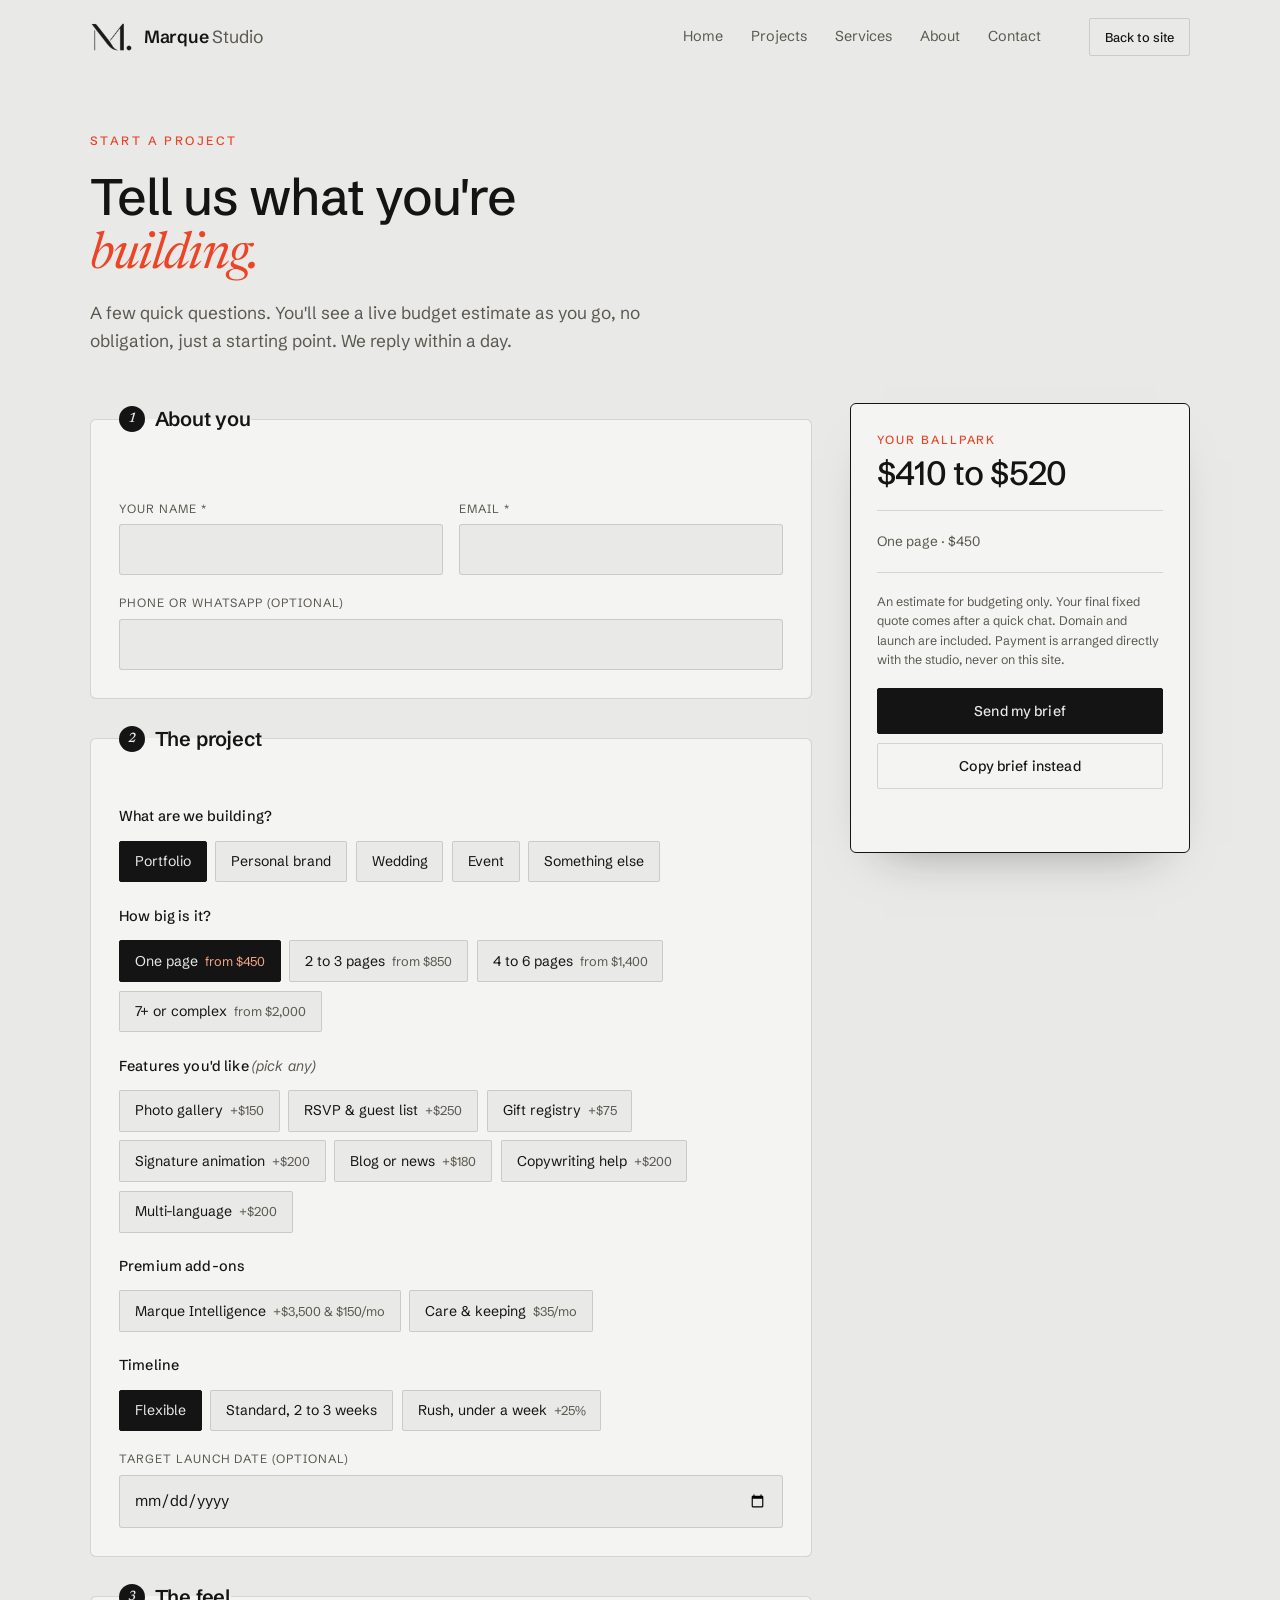
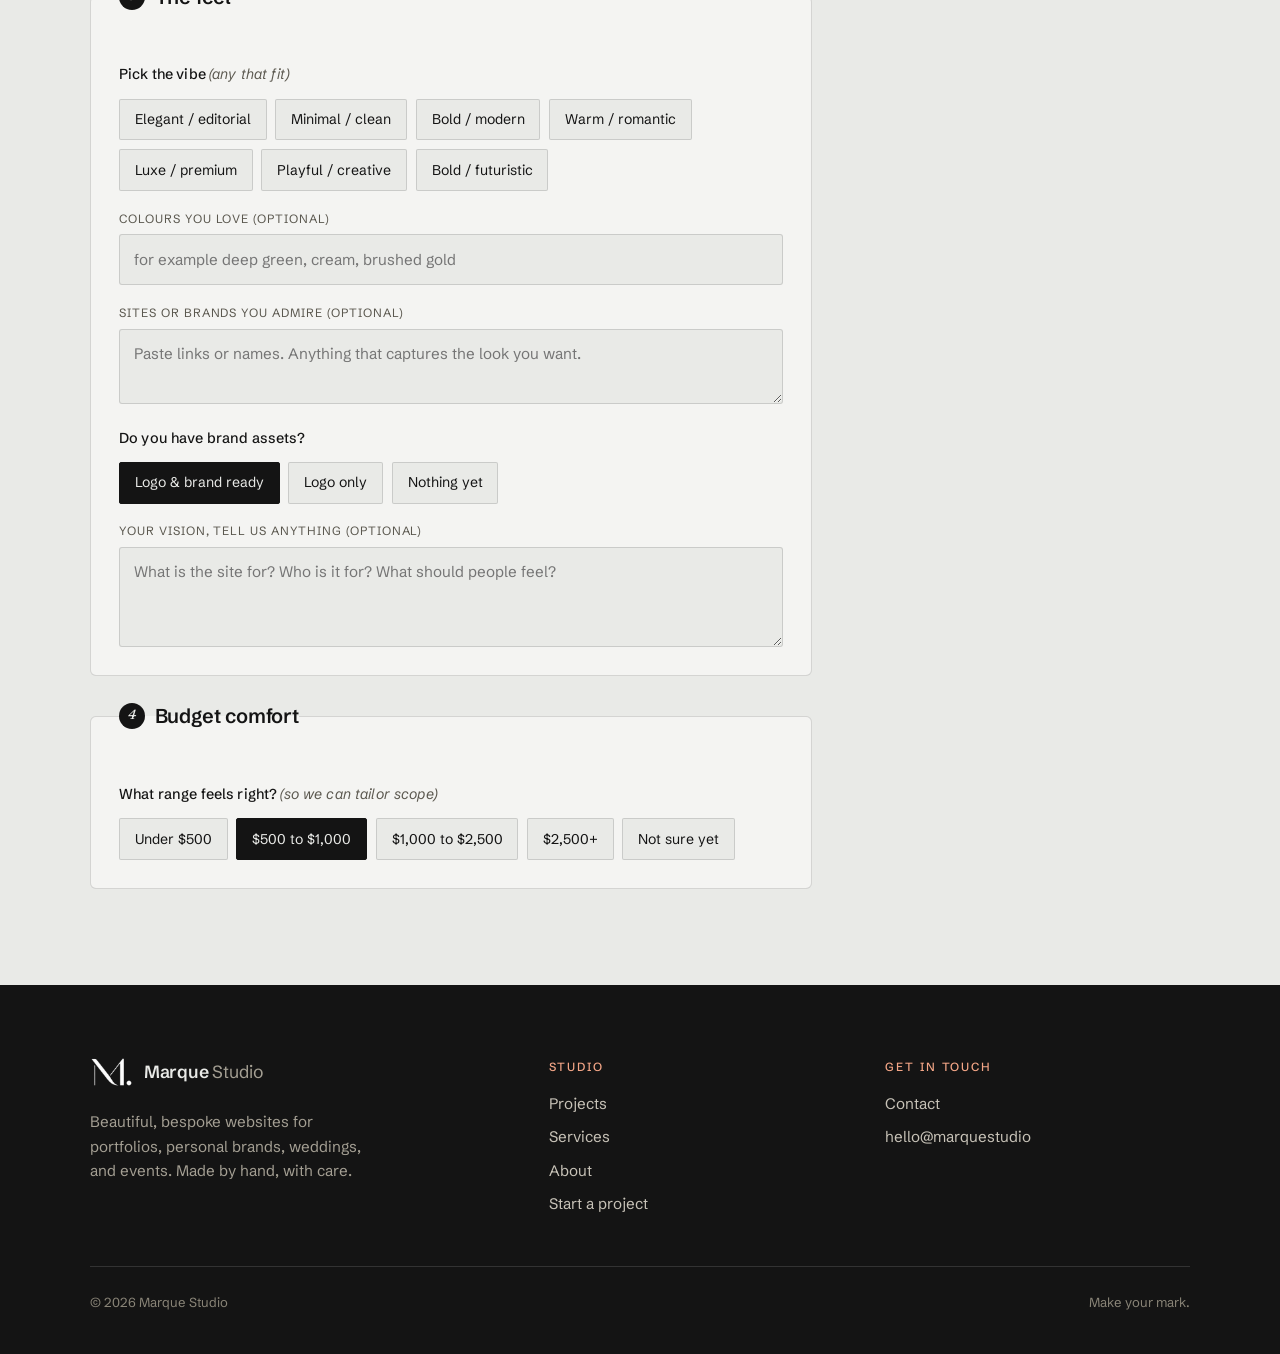
<file: start.html>
<!doctype html>
<html lang="en">
<head>
  <meta charset="utf-8" />
  <meta name="viewport" content="width=device-width, initial-scale=1" />
  <title>Start a project · Marque Studio</title>
  <meta name="description" content="Tell us about your project and get an instant budget estimate. A short brief helps us design the site you need." />
  <meta name="robots" content="noindex" />
  <link rel="icon" href="favicon.png" type="image/png" />
  <link rel="apple-touch-icon" href="apple-touch-icon.png" />
  <link rel="preconnect" href="https://fonts.googleapis.com" />
  <link rel="preconnect" href="https://fonts.gstatic.com" crossorigin />
  <link href="https://fonts.googleapis.com/css2?family=Newsreader:ital,opsz,wght@0,6..72,300..600;1,6..72,300..600&family=Schibsted+Grotesk:ital,wght@0,400..900;1,400..700&display=swap" rel="stylesheet" />
  <link rel="stylesheet" href="styles.css" />
</head>
<body>

  <header class="nav" id="nav">
    <div class="wrap nav__inner">
      <a class="brand" href="index.html" aria-label="Marque Studio home">
        <img class="brand__mark" src="logo-mark.png" alt="" width="260" height="180" />
        <span class="brand__name">Marque<span class="brand__thin"> Studio</span></span>
      </a>
      <nav class="nav__links" aria-label="Primary">
        <a href="index.html">Home</a>
        <a href="projects.html">Projects</a>
        <a href="services.html">Services</a>
        <a href="about.html">About</a>
        <a href="contact.html">Contact</a>
      </nav>
      <a href="index.html" class="btn btn--sm btn--ghost">Back to site</a>
    </div>
  </header>

  <main id="top" class="intake">
    <div class="wrap">
      <div class="intake__head" data-reveal>
        <p class="label">Start a project</p>
        <h1 class="intake__title">Tell us what you're <span class="serif">building.</span></h1>
        <p class="intake__sub">A few quick questions. You'll see a live budget estimate as you go, no obligation, just a starting point. We reply within a day.</p>
      </div>

      <form class="intake__grid" id="brief" novalidate>

        <div class="intake__form">

          <!-- 1. About you -->
          <fieldset class="fs" data-reveal>
            <legend><b>1</b> About you</legend>
            <div class="fs__row">
              <label class="field"><span>Your name *</span><input type="text" name="name" autocomplete="name" required /></label>
              <label class="field"><span>Email *</span><input type="email" name="email" autocomplete="email" required /></label>
            </div>
            <label class="field"><span>Phone or WhatsApp (optional)</span><input type="tel" name="phone" autocomplete="tel" /></label>
          </fieldset>

          <!-- 2. The project -->
          <fieldset class="fs" data-reveal>
            <legend><b>2</b> The project</legend>
            <p class="fs__q">What are we building?</p>
            <div class="chips" data-group="type">
              <label class="chip"><input type="radio" name="type" value="Portfolio" checked /><span>Portfolio</span></label>
              <label class="chip"><input type="radio" name="type" value="Personal brand" /><span>Personal brand</span></label>
              <label class="chip"><input type="radio" name="type" value="Wedding" /><span>Wedding</span></label>
              <label class="chip"><input type="radio" name="type" value="Event" /><span>Event</span></label>
              <label class="chip"><input type="radio" name="type" value="Something else" /><span>Something else</span></label>
            </div>

            <p class="fs__q">How big is it?</p>
            <div class="chips" data-group="size">
              <label class="chip"><input type="radio" name="size" value="One page" data-price="450" checked /><span>One page <i>from $450</i></span></label>
              <label class="chip"><input type="radio" name="size" value="2 to 3 pages" data-price="850" /><span>2 to 3 pages <i>from $850</i></span></label>
              <label class="chip"><input type="radio" name="size" value="4 to 6 pages" data-price="1400" /><span>4 to 6 pages <i>from $1,400</i></span></label>
              <label class="chip"><input type="radio" name="size" value="7+ / complex" data-price="2000" /><span>7+ or complex <i>from $2,000</i></span></label>
            </div>

            <p class="fs__q">Features you'd like <em>(pick any)</em></p>
            <div class="chips chips--multi" data-group="features">
              <label class="chip"><input type="checkbox" name="features" value="Photo gallery" data-price="150" /><span>Photo gallery <i>+$150</i></span></label>
              <label class="chip"><input type="checkbox" name="features" value="RSVP & guest list" data-price="250" /><span>RSVP &amp; guest list <i>+$250</i></span></label>
              <label class="chip"><input type="checkbox" name="features" value="Gift registry" data-price="75" /><span>Gift registry <i>+$75</i></span></label>
              <label class="chip"><input type="checkbox" name="features" value="Signature animation" data-price="200" /><span>Signature animation <i>+$200</i></span></label>
              <label class="chip"><input type="checkbox" name="features" value="Blog or news" data-price="180" /><span>Blog or news <i>+$180</i></span></label>
              <label class="chip"><input type="checkbox" name="features" value="Copywriting help" data-price="200" /><span>Copywriting help <i>+$200</i></span></label>
              <label class="chip"><input type="checkbox" name="features" value="Multi-language" data-price="200" /><span>Multi-language <i>+$200</i></span></label>
            </div>

            <p class="fs__q">Premium add-ons</p>
            <div class="chips chips--multi" data-group="addons">
              <label class="chip chip--gold"><input type="checkbox" name="addons" value="Marque Intelligence (AI concierge)" data-price="3500" data-monthly="150" /><span>Marque Intelligence <i>+$3,500 &amp; $150/mo</i></span></label>
              <label class="chip chip--gold"><input type="checkbox" name="addons" value="Care & keeping plan" data-monthly="35" /><span>Care &amp; keeping <i>$35/mo</i></span></label>
            </div>

            <p class="fs__q">Timeline</p>
            <div class="chips" data-group="timeline">
              <label class="chip"><input type="radio" name="timeline" value="Flexible" data-rush="1" checked /><span>Flexible</span></label>
              <label class="chip"><input type="radio" name="timeline" value="Standard, 2 to 3 weeks" data-rush="1" /><span>Standard, 2 to 3 weeks</span></label>
              <label class="chip"><input type="radio" name="timeline" value="Rush, under a week" data-rush="1.25" /><span>Rush, under a week <i>+25%</i></span></label>
            </div>
            <label class="field"><span>Target launch date (optional)</span><input type="date" name="launch" /></label>
          </fieldset>

          <!-- 3. The feel -->
          <fieldset class="fs" data-reveal>
            <legend><b>3</b> The feel</legend>
            <p class="fs__q">Pick the vibe <em>(any that fit)</em></p>
            <div class="chips chips--multi" data-group="vibe">
              <label class="chip"><input type="checkbox" name="vibe" value="Elegant / editorial" /><span>Elegant / editorial</span></label>
              <label class="chip"><input type="checkbox" name="vibe" value="Minimal / clean" /><span>Minimal / clean</span></label>
              <label class="chip"><input type="checkbox" name="vibe" value="Bold / modern" /><span>Bold / modern</span></label>
              <label class="chip"><input type="checkbox" name="vibe" value="Warm / romantic" /><span>Warm / romantic</span></label>
              <label class="chip"><input type="checkbox" name="vibe" value="Luxe / premium" /><span>Luxe / premium</span></label>
              <label class="chip"><input type="checkbox" name="vibe" value="Playful / creative" /><span>Playful / creative</span></label>
              <label class="chip"><input type="checkbox" name="vibe" value="Bold / futuristic" /><span>Bold / futuristic</span></label>
            </div>
            <label class="field"><span>Colours you love (optional)</span><input type="text" name="colours" placeholder="for example deep green, cream, brushed gold" /></label>
            <label class="field"><span>Sites or brands you admire (optional)</span><textarea name="admire" rows="2" placeholder="Paste links or names. Anything that captures the look you want."></textarea></label>
            <p class="fs__q">Do you have brand assets?</p>
            <div class="chips" data-group="assets">
              <label class="chip"><input type="radio" name="assets" value="Logo and brand ready" checked /><span>Logo &amp; brand ready</span></label>
              <label class="chip"><input type="radio" name="assets" value="Logo only" /><span>Logo only</span></label>
              <label class="chip"><input type="radio" name="assets" value="Nothing yet" /><span>Nothing yet</span></label>
            </div>
            <label class="field"><span>Your vision, tell us anything (optional)</span><textarea name="vision" rows="3" placeholder="What is the site for? Who is it for? What should people feel?"></textarea></label>
          </fieldset>

          <!-- 4. Budget -->
          <fieldset class="fs" data-reveal>
            <legend><b>4</b> Budget comfort</legend>
            <p class="fs__q">What range feels right? <em>(so we can tailor scope)</em></p>
            <div class="chips" data-group="budget">
              <label class="chip"><input type="radio" name="budget" value="Under $500" /><span>Under $500</span></label>
              <label class="chip"><input type="radio" name="budget" value="$500 to $1,000" checked /><span>$500 to $1,000</span></label>
              <label class="chip"><input type="radio" name="budget" value="$1,000 to $2,500" /><span>$1,000 to $2,500</span></label>
              <label class="chip"><input type="radio" name="budget" value="$2,500+" /><span>$2,500+</span></label>
              <label class="chip"><input type="radio" name="budget" value="Not sure yet" /><span>Not sure yet</span></label>
            </div>
          </fieldset>
        </div>

        <!-- Estimate rail -->
        <aside class="estimate" aria-label="Live estimate">
          <div class="estimate__card" data-reveal>
            <p class="estimate__label">Your ballpark</p>
            <p class="estimate__range" id="est-range">$410 to $520</p>
            <p class="estimate__monthly" id="est-monthly" hidden></p>
            <ul class="estimate__items" id="est-items"></ul>
            <p class="estimate__disclaimer">An estimate for budgeting only. Your final fixed quote comes after a quick chat. Domain and launch are included. Payment is arranged directly with the studio, never on this site.</p>
            <button type="submit" class="btn btn--block">Send my brief</button>
            <button type="button" class="btn btn--ghost btn--block" id="copyBrief">Copy brief instead</button>
            <p class="cform__note" id="brief-note" role="status" aria-live="polite"></p>
          </div>
        </aside>
      </form>
    </div>
  </main>

  <footer class="foot">
    <div class="wrap">
      <div class="foot__top">
        <div>
          <span class="brand"><img class="brand__mark" src="logo-mark.png" alt="" width="260" height="180" /><span class="brand__name">Marque<span class="brand__thin"> Studio</span></span></span>
          <p class="foot__blurb">Beautiful, bespoke websites for portfolios, personal brands, weddings, and events. Made by hand, with care.</p>
        </div>
        <div class="foot__col">
          <h4>Studio</h4>
          <a href="projects.html">Projects</a>
          <a href="services.html">Services</a>
          <a href="about.html">About</a>
          <a href="start.html">Start a project</a>
        </div>
        <div class="foot__col">
          <h4>Get in touch</h4>
          <a href="contact.html">Contact</a>
          <a href="mailto:odicheobiakarije@gmail.com">hello@marquestudio</a>
        </div>
      </div>
      <div class="foot__bottom">
        <span>© <span id="year"></span> Marque Studio</span>
        <span>Make your mark.</span>
      </div>
    </div>
  </footer>

  <script src="script.js"></script>
  <script src="intake.js"></script>
</body>
</html>
</file>
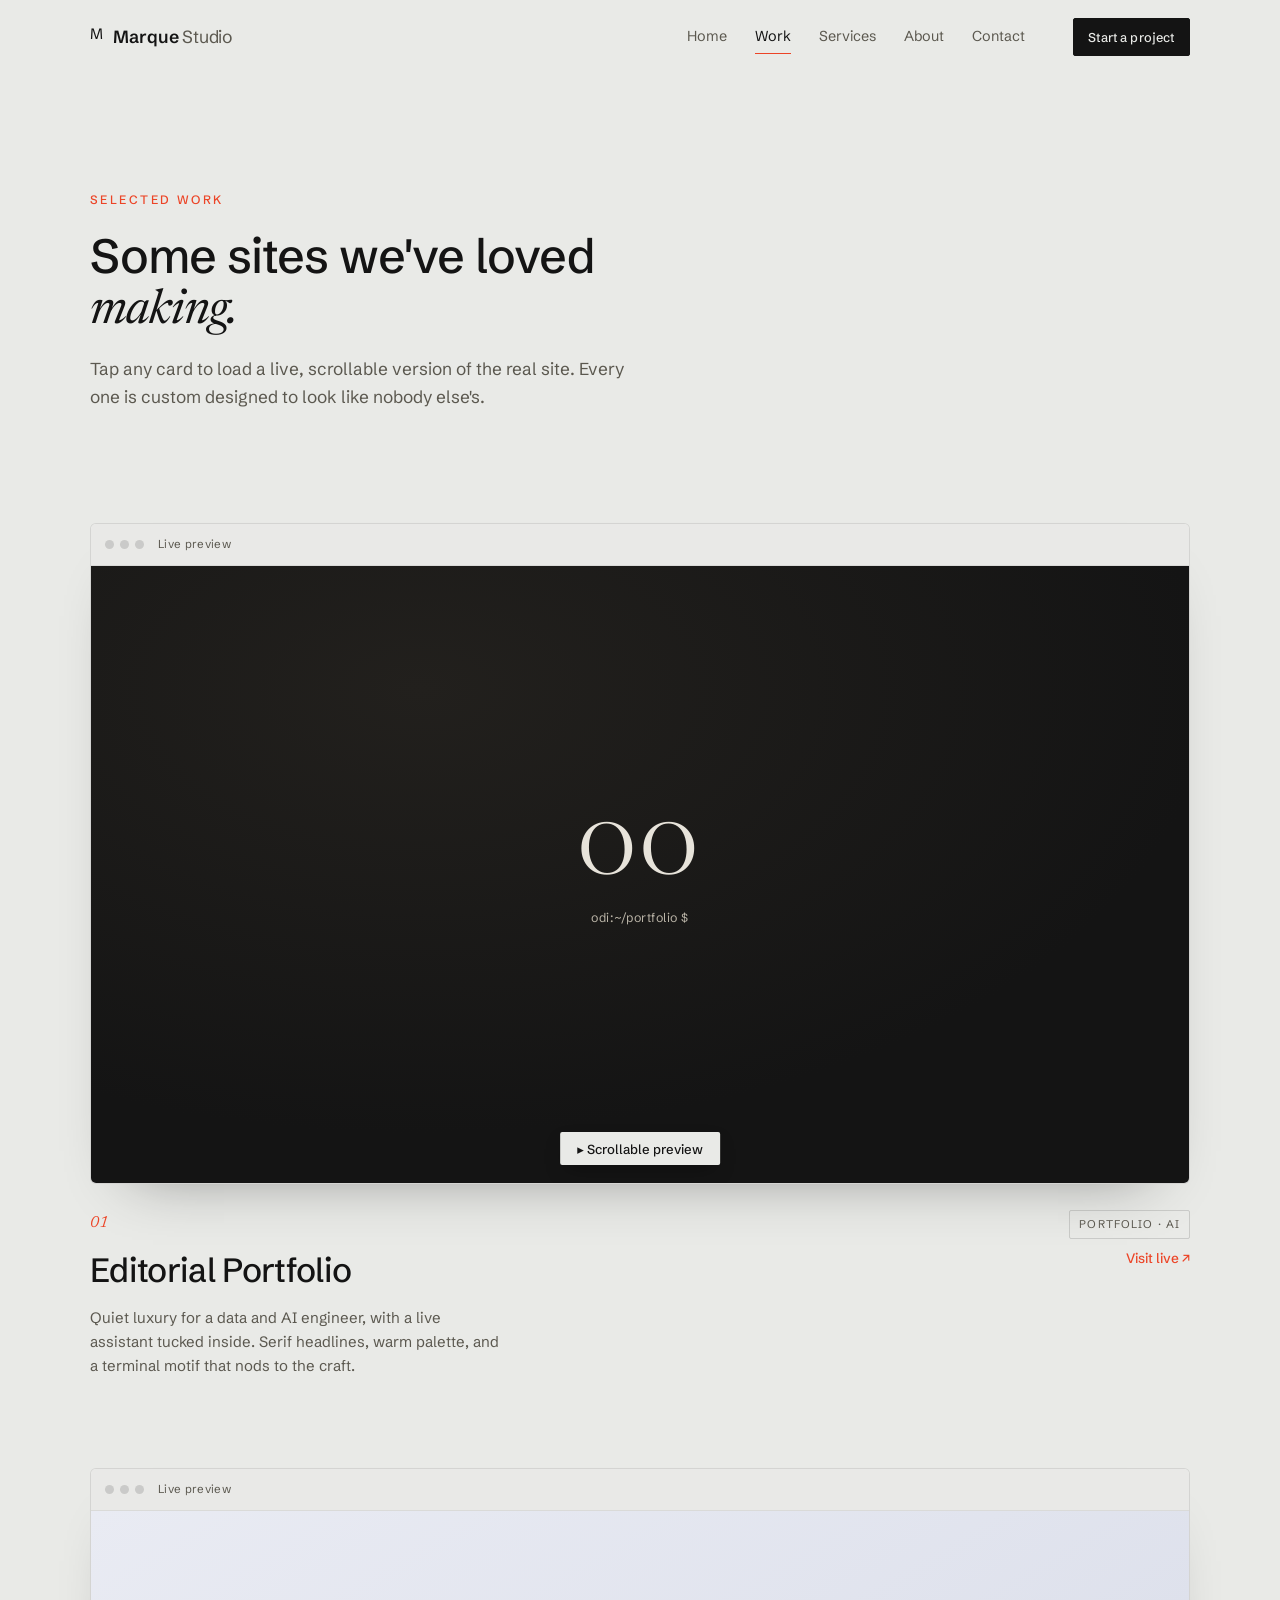
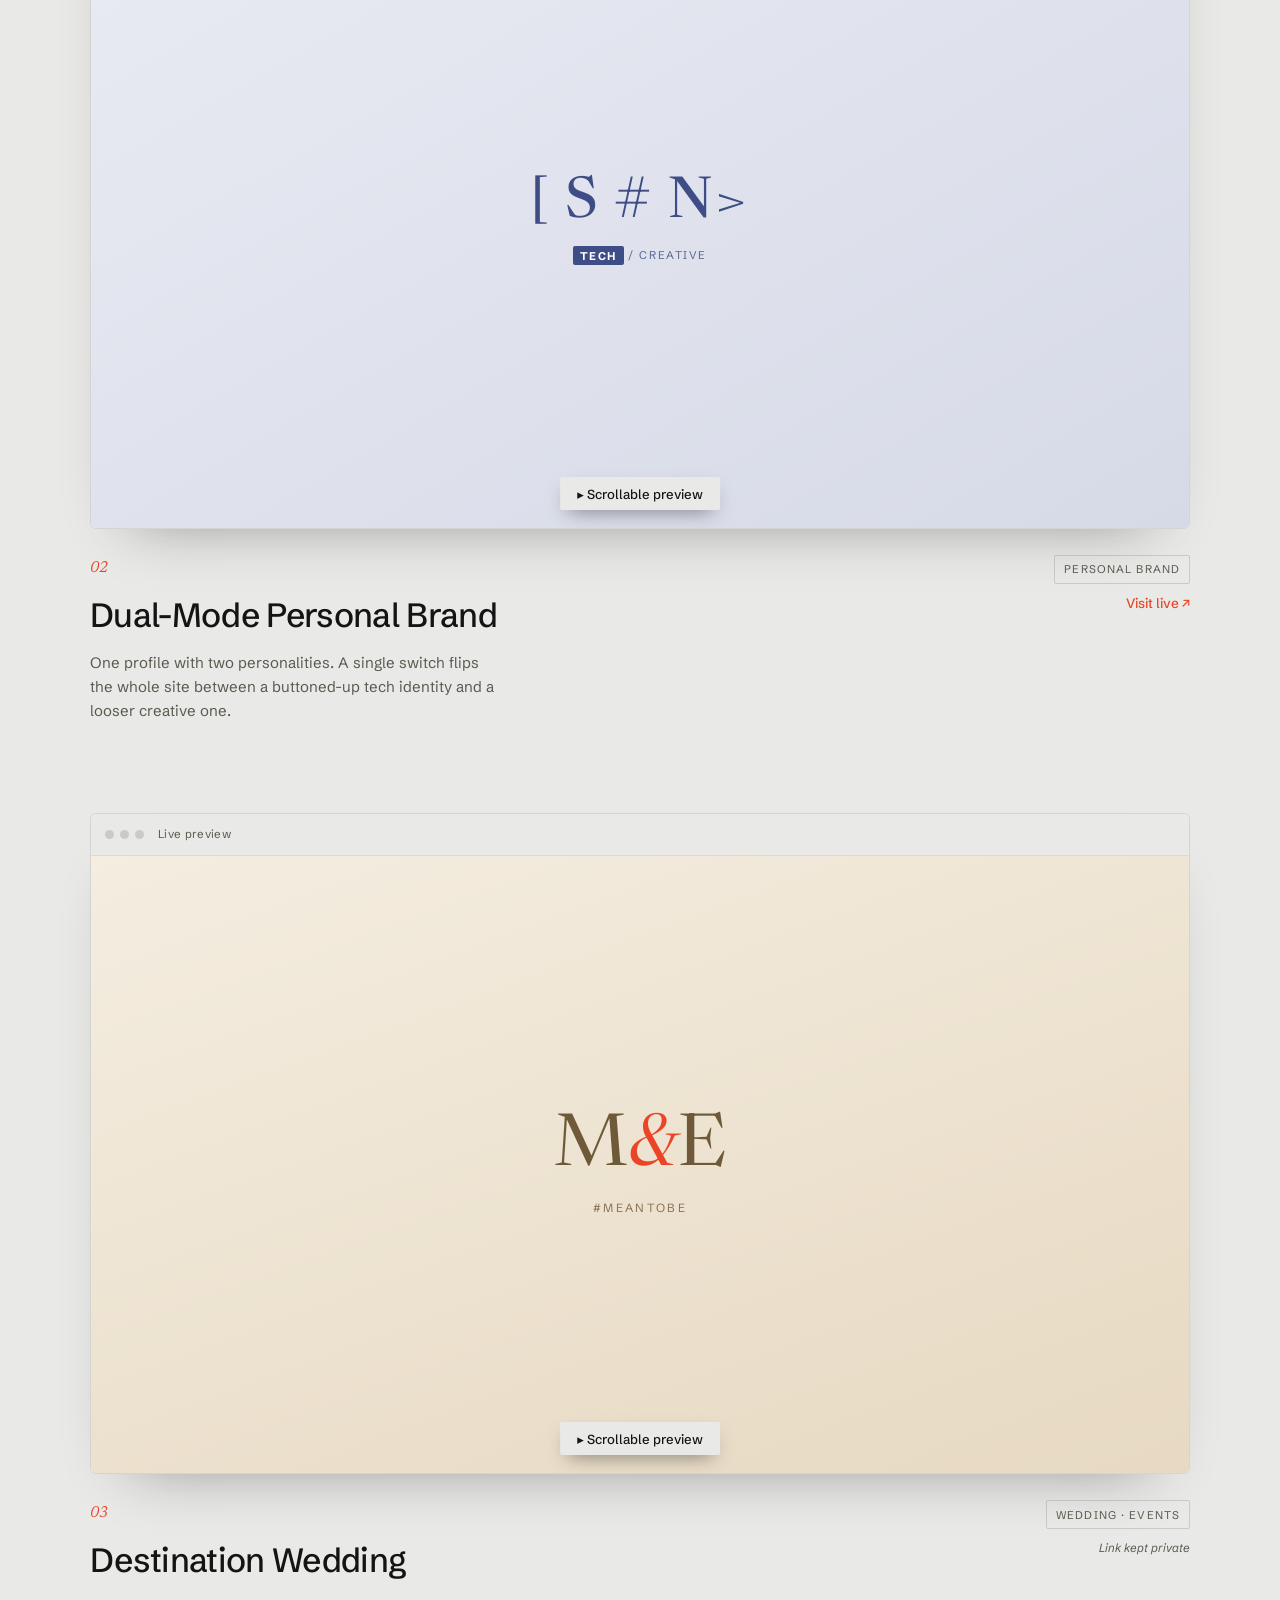
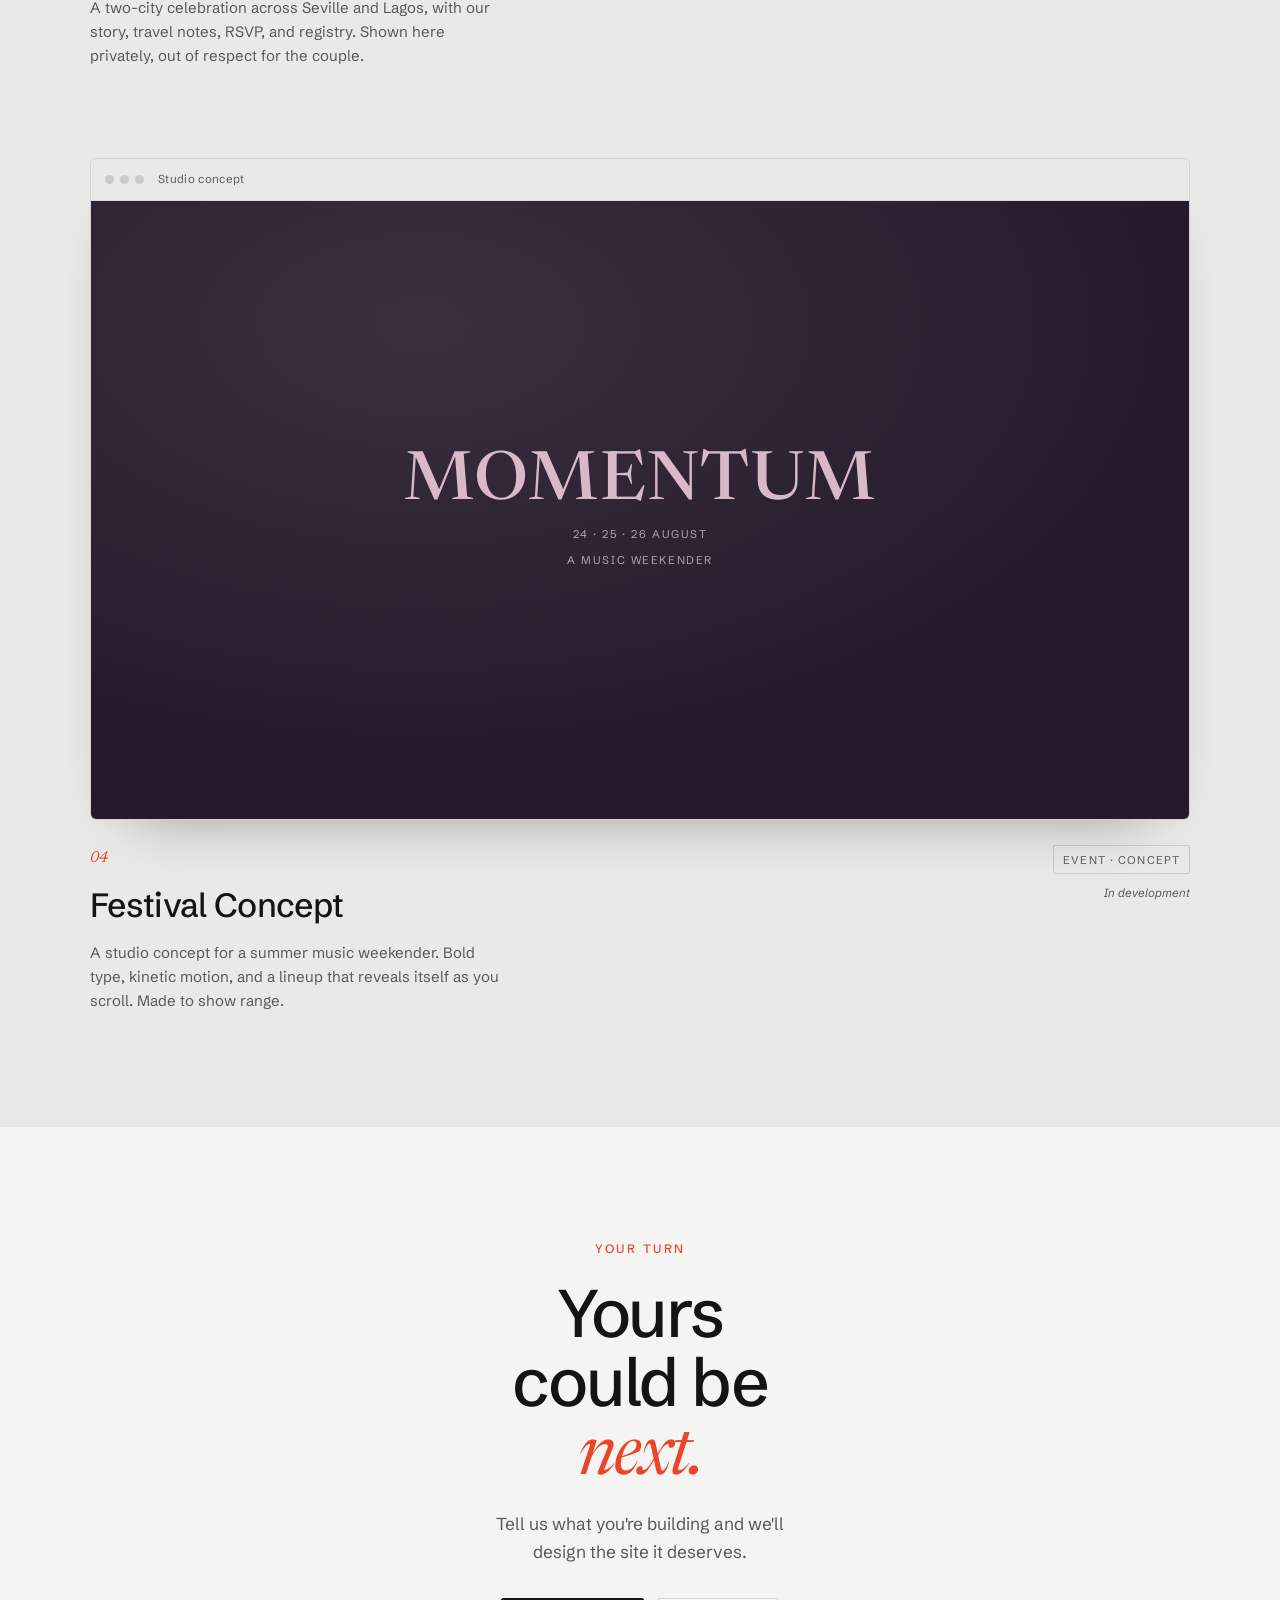
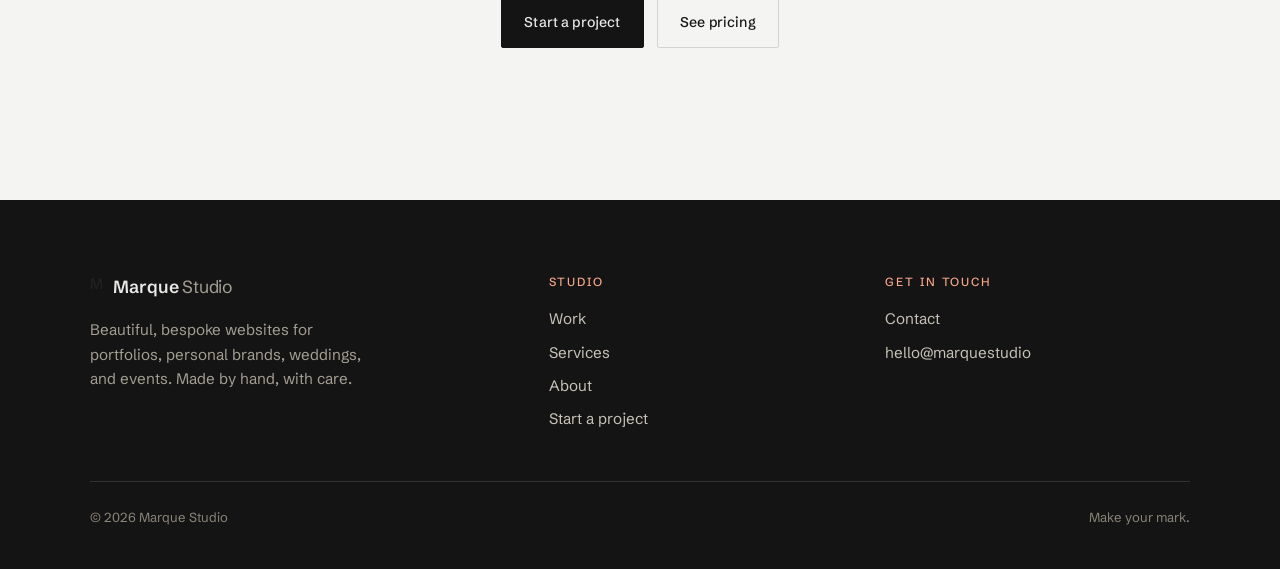
<file: work.html>
<!doctype html>
<html lang="en">
<head>
  <meta charset="utf-8" />
  <meta name="viewport" content="width=device-width, initial-scale=1" />
  <title>Work · Marque Studio</title>
  <meta name="description" content="Selected websites by Marque Studio, with live scrollable previews. Portfolios, personal brands, weddings, and events." />
  <link rel="icon" href="favicon.svg" type="image/svg+xml" />
  <link rel="preconnect" href="https://fonts.googleapis.com" />
  <link rel="preconnect" href="https://fonts.gstatic.com" crossorigin />
  <link href="https://fonts.googleapis.com/css2?family=Newsreader:ital,opsz,wght@0,6..72,300..600;1,6..72,300..600&family=Schibsted+Grotesk:ital,wght@0,400..900;1,400..700&display=swap" rel="stylesheet" />
  <link rel="stylesheet" href="styles.css" />
</head>
<body>

  <header class="nav" id="nav">
    <div class="wrap nav__inner">
      <a class="brand" href="index.html" aria-label="Marque Studio home">
        <span class="brand__mark" aria-hidden="true">M</span>
        <span class="brand__name">Marque<span class="brand__thin"> Studio</span></span>
      </a>
      <nav class="nav__links" aria-label="Primary">
        <a href="index.html">Home</a>
        <a href="work.html" aria-current="page">Work</a>
        <a href="services.html">Services</a>
        <a href="about.html">About</a>
        <a href="contact.html">Contact</a>
      </nav>
      <a href="start.html" class="btn btn--sm">Start a project</a>
    </div>
  </header>

  <main id="top">
    <section class="section" style="padding-bottom:clamp(2rem,4vw,3rem)">
      <div class="wrap">
        <div class="section__head" data-reveal>
          <p class="label">Selected work</p>
          <h2 class="section__title">Some sites we've loved <span class="serif">making.</span></h2>
          <p class="section__sub">Tap any card to load a live, scrollable version of the real site. Every one is custom designed to look like nobody else's.</p>
        </div>
      </div>
    </section>

    <section style="padding-bottom:clamp(4rem,9vw,7rem)">
      <div class="wrap">
        <div class="gallery">

          <!-- 01 Portfolio -->
          <article class="scene" data-reveal>
            <div class="case__frame scene__device">
              <div class="case__chrome"><i></i><i></i><i></i><span>Live preview</span>
                <button type="button" class="case__reset" hidden>↺ Close</button>
              </div>
              <div class="case__stage" data-embed="https://odiobiak.github.io/website-me/">
                <div class="case__cover cover--ink">
                  <span class="cover__mono">OO</span>
                  <span class="cover__terminal">odi:~/portfolio $</span>
                  <button type="button" class="case__play">▸ Scrollable preview</button>
                </div>
              </div>
            </div>
            <div class="scene__caption">
              <div>
                <span class="scene__no">01</span>
                <h3>Editorial Portfolio</h3>
                <p>Quiet luxury for a data and AI engineer, with a live assistant tucked inside. Serif headlines, warm palette, and a terminal motif that nods to the craft.</p>
              </div>
              <div class="scene__side">
                <span class="tag">Portfolio · AI</span>
                <a class="case__link" href="https://odiobiak.github.io/website-me/" target="_blank" rel="noopener">Visit live ↗</a>
              </div>
            </div>
          </article>

          <!-- 02 Personal brand -->
          <article class="scene" data-reveal>
            <div class="case__frame scene__device">
              <div class="case__chrome"><i></i><i></i><i></i><span>Live preview</span>
                <button type="button" class="case__reset" hidden>↺ Close</button>
              </div>
              <div class="case__stage" data-embed="https://odiobiak.github.io/Freke-profile/">
                <div class="case__cover cover--blue">
                  <span class="cover__glyph">[ S # N&gt;</span>
                  <span class="cover__toggle"><b>TECH</b> / CREATIVE</span>
                  <button type="button" class="case__play">▸ Scrollable preview</button>
                </div>
              </div>
            </div>
            <div class="scene__caption">
              <div>
                <span class="scene__no">02</span>
                <h3>Dual-Mode Personal Brand</h3>
                <p>One profile with two personalities. A single switch flips the whole site between a buttoned-up tech identity and a looser creative one.</p>
              </div>
              <div class="scene__side">
                <span class="tag">Personal brand</span>
                <a class="case__link" href="https://odiobiak.github.io/Freke-profile/" target="_blank" rel="noopener">Visit live ↗</a>
              </div>
            </div>
          </article>

          <!-- 03 Wedding (private link) -->
          <article class="scene" data-reveal>
            <div class="case__frame scene__device">
              <div class="case__chrome"><i></i><i></i><i></i><span>Live preview</span>
                <button type="button" class="case__reset" hidden>↺ Close</button>
              </div>
              <div class="case__stage" data-embed="https://mosope-emmanuel.lovable.app/" data-mask="1">
                <div class="case__cover cover--cream">
                  <span class="cover__crest">M<em>&amp;</em>E</span>
                  <span class="cover__hash">#MEAnToBe</span>
                  <button type="button" class="case__play">▸ Scrollable preview</button>
                </div>
              </div>
            </div>
            <div class="scene__caption">
              <div>
                <span class="scene__no">03</span>
                <h3>Destination Wedding</h3>
                <p>A two-city celebration across Seville and Lagos, with our story, travel notes, RSVP, and registry. Shown here privately, out of respect for the couple.</p>
              </div>
              <div class="scene__side">
                <span class="tag">Wedding · Events</span>
                <span class="case__private">Link kept private</span>
              </div>
            </div>
          </article>

          <!-- 04 Festival concept -->
          <article class="scene" data-reveal>
            <div class="case__frame scene__device">
              <div class="case__chrome"><i></i><i></i><i></i><span>Studio concept</span></div>
              <div class="case__stage">
                <div class="case__cover cover--plum" style="gap:.5rem">
                  <span class="cover__glyph" style="font-size:clamp(2.4rem,7vw,4.2rem);letter-spacing:.02em">MOMENTUM</span>
                  <span class="cover__toggle">24 · 25 · 26 AUGUST</span>
                  <span class="cover__toggle">A MUSIC WEEKENDER</span>
                </div>
              </div>
            </div>
            <div class="scene__caption">
              <div>
                <span class="scene__no">04</span>
                <h3>Festival Concept</h3>
                <p>A studio concept for a summer music weekender. Bold type, kinetic motion, and a lineup that reveals itself as you scroll. Made to show range.</p>
              </div>
              <div class="scene__side">
                <span class="tag">Event · Concept</span>
                <span class="case__private">In development</span>
              </div>
            </div>
          </article>

        </div>
      </div>
    </section>

    <!-- CTA -->
    <section class="contact">
      <div class="wrap contact__inner" data-reveal>
        <p class="label">Your turn</p>
        <h2 class="contact__title">Yours could be <span class="serif">next.</span></h2>
        <p class="contact__sub">Tell us what you're building and we'll design the site it deserves.</p>
        <div class="hero__cta" style="justify-content:center">
          <a href="start.html" class="btn">Start a project</a>
          <a href="services.html" class="btn btn--ghost">See pricing</a>
        </div>
      </div>
    </section>
  </main>

  <footer class="foot">
    <div class="wrap">
      <div class="foot__top">
        <div>
          <span class="brand"><span class="brand__mark" aria-hidden="true">M</span><span class="brand__name">Marque<span class="brand__thin"> Studio</span></span></span>
          <p class="foot__blurb">Beautiful, bespoke websites for portfolios, personal brands, weddings, and events. Made by hand, with care.</p>
        </div>
        <div class="foot__col">
          <h4>Studio</h4>
          <a href="work.html">Work</a>
          <a href="services.html">Services</a>
          <a href="about.html">About</a>
          <a href="start.html">Start a project</a>
        </div>
        <div class="foot__col">
          <h4>Get in touch</h4>
          <a href="contact.html">Contact</a>
          <a href="mailto:odicheobiakarije@gmail.com">hello@marquestudio</a>
        </div>
      </div>
      <div class="foot__bottom">
        <span>© <span id="year"></span> Marque Studio</span>
        <span>Make your mark.</span>
      </div>
    </div>
  </footer>

  <script src="script.js"></script>
</body>
</html>
</file>
<file: styles.css>
/* ============================================================
   Marque Studio — Quiet Luxe system
   Type: Schibsted Grotesk (UI/display) + Newsreader (serif accents)
   Palette: stone + ink + vermilion coral
   ============================================================ */

:root{
  --bone:#E9EAE7;
  --bone-2:#DEDFDB;
  --card:#F4F4F2;
  --ink:#141414;
  --ink-2:#5b584f;
  --ink-3:#8a877d;
  --oxblood:#EC4426;
  --oxblood-2:#c9351b;
  --line:rgba(20,20,20,.14);
  --line-2:rgba(20,20,20,.07);

  --sans:'Schibsted Grotesk',system-ui,-apple-system,Segoe UI,Roboto,sans-serif;
  --serif:'Newsreader',Georgia,'Times New Roman',serif;

  --wrap:1180px;
  --gap:clamp(1.25rem,4vw,2.5rem);
}

*{ box-sizing:border-box; }
html{ scroll-behavior:smooth; -webkit-text-size-adjust:100%; }
body{
  margin:0; background:var(--bone); color:var(--ink);
  font-family:var(--sans); font-size:clamp(15px,1.02vw,16.5px);
  line-height:1.62; font-weight:400; -webkit-font-smoothing:antialiased; overflow-x:hidden;
}
a{ color:inherit; text-decoration:none; }
img{ max-width:100%; display:block; }
::selection{ background:var(--ink); color:var(--bone); }

.wrap{ width:100%; max-width:var(--wrap); margin:0 auto; padding:0 var(--gap); }
.serif{ font-family:var(--serif); font-style:italic; font-weight:400; }

/* ---------- Buttons ---------- */
.btn{
  --b:var(--ink); --f:var(--bone);
  display:inline-flex; align-items:center; justify-content:center; gap:.5em;
  background:var(--b); color:var(--f);
  font-family:var(--sans); font-weight:500; font-size:.88rem; letter-spacing:.01em;
  padding:.9em 1.6em; border-radius:2px; border:1px solid var(--b); cursor:pointer;
  transition:transform .35s cubic-bezier(.2,.7,.2,1), background .3s, color .3s, border-color .3s;
  white-space:nowrap;
}
.btn:hover{ transform:translateY(-2px); background:var(--oxblood); border-color:var(--oxblood); color:#fff; }
.btn--ghost{ background:transparent; color:var(--ink); border-color:var(--line); }
.btn--ghost:hover{ background:var(--ink); color:var(--bone); border-color:var(--ink); }
.btn--light{ background:var(--bone); color:var(--ink); border-color:var(--bone); }
.btn--light:hover{ background:var(--oxblood); border-color:var(--oxblood); color:#fff; }
.btn--sm{ padding:.62em 1.15em; font-size:.8rem; }
.btn--lg{ padding:1.05em 2.1em; font-size:.95rem; }
.btn--block{ width:100%; }

/* ---------- Nav ---------- */
.nav{
  position:sticky; top:0; z-index:50;
  background:color-mix(in srgb, var(--bone) 85%, transparent);
  backdrop-filter:blur(12px); -webkit-backdrop-filter:blur(12px);
  border-bottom:1px solid transparent; transition:border-color .3s, background .3s;
}
.nav.is-stuck{ border-color:var(--line-2); }
.nav__inner{ display:flex; align-items:center; justify-content:space-between; gap:1.5rem; height:74px; }
.brand{ display:inline-flex; align-items:center; gap:.65rem; }
.brand__mark{ display:block; height:30px; width:auto; flex:none; }
.brand__name{ font-size:1.1rem; font-weight:600; letter-spacing:-.01em; }
.brand__thin{ color:var(--ink-2); font-weight:400; }
.nav__links{ display:flex; gap:1.75rem; margin-left:auto; margin-right:1.5rem; }
.nav__links a{ font-size:.9rem; color:var(--ink-2); position:relative; transition:color .25s; }
.nav__links a::after{ content:""; position:absolute; left:0; bottom:-5px; width:0; height:1px; background:var(--oxblood); transition:width .3s; }
.nav__links a:hover{ color:var(--ink); }
.nav__links a:hover::after,
.nav__links a[aria-current="page"]::after{ width:100%; }
.nav__links a[aria-current="page"]{ color:var(--ink); }

/* ---------- Shared bits ---------- */
.eyebrow,.label{
  font-size:.76rem; letter-spacing:.2em; text-transform:uppercase; font-weight:500;
  color:var(--oxblood); margin:0 0 1.3rem;
}
.label--light{ color:#f4a687; }
.ilink{ color:var(--oxblood); border-bottom:1px solid var(--line); transition:color .25s,border-color .25s; }
.ilink:hover{ color:var(--ink); border-color:var(--ink); }

.section{ padding:clamp(4rem,9vw,7.5rem) 0; }
.section--tint{ background:var(--card); border-block:1px solid var(--line-2); }
.section__head{ max-width:60ch; margin-bottom:clamp(2.5rem,5vw,4rem); }
.section__title{
  font-family:var(--sans); font-weight:500; letter-spacing:-.02em;
  font-size:clamp(1.9rem,4.3vw,3rem); line-height:1.04; margin:0;
}
.section__title .serif{ font-weight:400; }
.section__sub{ font-size:1.08rem; color:var(--ink-2); margin:1.1rem 0 0; max-width:52ch; }

/* ---------- Hero ---------- */
.hero{ padding:clamp(3.5rem,10vw,8rem) 0 clamp(3rem,6vw,5rem); }
.hero__title{
  font-family:var(--sans); font-weight:500; letter-spacing:-.03em;
  font-size:clamp(2.8rem,9vw,7rem); line-height:.98; margin:0 0 1.75rem; max-width:15ch;
}
.hero__title .serif{ font-weight:400; letter-spacing:-.01em; color:var(--oxblood); }
.hero__lede{ font-size:clamp(1.05rem,1.6vw,1.3rem); line-height:1.55; color:var(--ink-2); max-width:54ch; margin:0 0 2.5rem; }
.hero__cta{ display:flex; flex-wrap:wrap; gap:.8rem; margin-bottom:2.5rem; }
.hero__meta{ display:flex; flex-wrap:wrap; align-items:center; gap:.75rem; font-size:.9rem; color:var(--ink-2); letter-spacing:.02em; }
.hero__meta i{ color:var(--oxblood); font-style:normal; }

/* ---------- Credentials strip ---------- */
.creds{ padding:0 0 clamp(2.5rem,5vw,4rem); }
.creds__inner{ display:flex; flex-wrap:wrap; gap:.65rem; justify-content:flex-start; }
.creds__pill{
  display:inline-flex; align-items:center; gap:.5em; font-size:.82rem; color:var(--ink-2);
  border:1px solid var(--line); border-radius:100px; padding:.55em 1.1em .55em .85em; background:var(--card);
}
.creds__pill b{ color:var(--oxblood); font-weight:600; }
.creds__seal{ flex:none; color:var(--oxblood); }

/* ---------- Credentials badge grid (About / reused elsewhere) ---------- */
.credentials{ display:grid; grid-template-columns:repeat(4,1fr); gap:clamp(1.5rem,3vw,2.5rem); }
.credential{ border-top:1px solid var(--ink); padding-top:1.2rem; display:flex; flex-direction:column; gap:.7rem; }
.credential__icon{ color:var(--oxblood); }
.credential__title{ font-family:var(--sans); font-weight:600; font-size:1rem; letter-spacing:-.005em; }
.credential__desc{ font-size:.87rem; color:var(--ink-2); margin:0; }

/* ---------- Compact trust line (Services) ---------- */
.trustline{ display:flex; flex-wrap:wrap; gap:.5rem .8rem; align-items:center; margin:1.4rem 0 0; }
.trustline span{ display:inline-flex; align-items:center; gap:.4em; font-size:.82rem; color:var(--ink-2); }
.trustline svg{ flex:none; color:var(--oxblood); }

/* ---------- Capability strip ---------- */
.strip{ border-block:1px solid var(--line); background:var(--card); }
.strip__inner{ display:flex; flex-wrap:wrap; gap:1rem 2.5rem; align-items:center; justify-content:center; padding:1.25rem 0; }
.strip span{ font-size:.82rem; letter-spacing:.14em; text-transform:uppercase; color:var(--ink-2); }
.strip i{ color:var(--oxblood); font-style:normal; }

/* ---------- Featured work (home teaser) ---------- */
.feat{ display:grid; grid-template-columns:repeat(3,1fr); gap:clamp(1.25rem,2.5vw,2rem); }
.mini{ display:flex; flex-direction:column; gap:1rem; padding:.85rem; margin:-.85rem; border-radius:8px; transition:background .35s; }
a.mini:hover{ background:var(--card); }
.mini__cover{
  aspect-ratio:4/3; border-radius:5px; overflow:hidden; border:1px solid var(--line);
  display:flex; align-items:center; justify-content:center; position:relative;
  transition:transform .5s cubic-bezier(.2,.7,.2,1), box-shadow .5s;
}
.mini:hover .mini__cover{ transform:translateY(-6px); box-shadow:0 28px 50px -28px rgba(20,20,20,.5); }
.mini h3{ font-family:var(--sans); font-weight:500; font-size:1.15rem; margin:0; letter-spacing:-.01em; }
.mini p{ margin:.3rem 0 0; font-size:.9rem; color:var(--ink-2); }
.mini__tag{ font-size:.72rem; letter-spacing:.12em; text-transform:uppercase; color:var(--ink-3); }
.mini__cta{
  display:inline-flex; align-items:center; gap:.4em; font-size:.85rem; font-weight:500;
  color:var(--oxblood); margin-top:.2rem; transition:gap .25s;
}
a.mini:hover .mini__cta{ gap:.6em; }

/* ---------- Scene gallery (work page) ---------- */
.gallery{ display:flex; flex-direction:column; gap:clamp(3.5rem,7vw,6rem); }
.scene{ display:flex; flex-direction:column; gap:1.6rem; }
.scene__device{ width:100%; border:1px solid var(--line); border-radius:6px; overflow:hidden; background:var(--card); box-shadow:0 30px 60px -42px rgba(0,0,0,.45); }
.scene .case__stage{ aspect-ratio:16/9; }
.scene .case__stage[data-loaded]{ height:min(78vh,760px); }
.scene__caption{ display:flex; justify-content:space-between; align-items:flex-start; gap:1.5rem; flex-wrap:wrap; }
.scene__no{ font-family:var(--serif); font-style:italic; font-size:1rem; color:var(--oxblood); }
.scene__caption h3{ font-family:var(--sans); font-weight:500; font-size:clamp(1.5rem,3vw,2.1rem); letter-spacing:-.02em; margin:.4rem 0 .5rem; }
.scene__caption p{ margin:0; color:var(--ink-2); max-width:46ch; }
.scene__side{ display:flex; flex-direction:column; align-items:flex-end; gap:.55rem; text-align:right; flex:none; }
.scene__side .tag{ white-space:nowrap; }

/* ---------- Case study storytelling ---------- */
.case-study{ display:grid; grid-template-columns:1.15fr .85fr; gap:clamp(1.75rem,4vw,3.5rem); margin-top:1.75rem; padding-top:1.75rem; border-top:1px solid var(--line); }
.case-study__story{ display:flex; flex-direction:column; gap:1.35rem; }
.beat__label{
  display:block; font-size:.72rem; letter-spacing:.18em; text-transform:uppercase;
  font-weight:500; color:var(--oxblood); margin:0 0 .4rem;
}
.beat p{ margin:0; color:var(--ink-2); font-size:.97rem; max-width:52ch; }
.case-study__aside{ display:flex; flex-direction:column; gap:1.25rem; }
.spec{ display:flex; flex-direction:column; gap:.75rem; }
.spec__row{ display:flex; justify-content:space-between; gap:1rem; padding-bottom:.7rem; border-bottom:1px solid var(--line-2); font-size:.87rem; }
.spec__row:last-child{ border-bottom:0; padding-bottom:0; }
.spec__key{ color:var(--ink-3); letter-spacing:.04em; text-transform:uppercase; font-size:.72rem; padding-top:.15rem; }
.spec__val{ color:var(--ink); text-align:right; font-weight:500; }
.feature-list{ list-style:none; margin:0; padding:0; display:flex; flex-wrap:wrap; gap:.4rem; }
.feature-list li{ font-size:.78rem; color:var(--ink-2); border:1px solid var(--line); border-radius:2px; padding:.32em .7em; background:var(--card); }

@media (max-width:920px){
  .case-study{ grid-template-columns:1fr; gap:1.75rem; }
}

/* (scene colour backdrops removed: previews now fill the full card width) */

/* ---------- Reused preview frame (cover + click-to-load iframe) ---------- */
.case__frame{ background:var(--card); overflow:hidden; }
.case__chrome{ display:flex; align-items:center; gap:6px; padding:11px 14px; background:color-mix(in srgb, var(--ink) 5%, var(--card)); border-bottom:1px solid var(--line-2); }
.case__chrome i{ width:9px; height:9px; border-radius:50%; background:var(--line); }
.case__chrome span{ margin-left:8px; font-size:.72rem; color:var(--ink-2); letter-spacing:.03em; }
.case__reset{ margin-left:auto; background:none; border:0; color:var(--ink-2); font:inherit; font-size:.72rem; cursor:pointer; }
.case__reset:hover{ color:var(--ink); }
.case__stage{ position:relative; aspect-ratio:16/10; overflow:hidden; background:var(--card); }
.case__stage[data-loaded]{ aspect-ratio:auto; height:min(70vh,640px); }
.case__stage .case__cover{ position:absolute; inset:0; width:100%; height:100%; }
.case__iframe{ width:100%; height:100%; border:0; display:block; background:#fff; }
.case__cover{ display:flex; flex-direction:column; align-items:center; justify-content:center; gap:.9rem; }
.case__play{
  position:absolute; bottom:18px; left:50%; transform:translateX(-50%);
  background:var(--bone); color:var(--ink); border:0; border-radius:2px;
  font-family:var(--sans); font-size:.82rem; font-weight:500; padding:.65em 1.3em; cursor:pointer;
  box-shadow:0 8px 20px -8px rgba(0,0,0,.5); transition:transform .3s, background .3s, color .3s;
}
.case__play:hover{ transform:translateX(-50%) translateY(-2px); background:var(--oxblood); color:#fff; }

/* covers */
.cover__mono,.cover__crest,.cover__glyph,.cover__plus{ font-family:var(--serif); line-height:1; }
.cover--ink{ background:radial-gradient(120% 120% at 30% 20%, #22201d 0%, #141414 60%); color:var(--bone); }
.cover--ink .cover__mono{ font-size:clamp(3rem,7vw,4.5rem); letter-spacing:.06em; color:#e7e3da; }
.cover--ink .cover__terminal{ font-family:var(--sans); font-size:.78rem; color:#b9b3a6; letter-spacing:.04em; }
.cover--blue{ background:linear-gradient(150deg,#e9ebf3 0%,#d6dae7 100%); color:#2c3350; }
.cover--blue .cover__glyph{ font-size:clamp(2.2rem,6vw,3.6rem); font-weight:500; color:#3f4d86; letter-spacing:.04em; }
.cover--blue .cover__toggle{ font-family:var(--sans); font-size:.7rem; letter-spacing:.14em; color:#5b6690; }
.cover--blue .cover__toggle b{ background:#3f4d86; color:#fff; padding:.25em .6em; border-radius:2px; }
.cover--cream{ background:linear-gradient(160deg,#f4ede0 0%,#e7d9c2 100%); color:#5a4a30; }
.cover--cream .cover__crest{ font-size:clamp(2.8rem,7vw,4.5rem); color:#6e5a38; }
.cover--cream .cover__crest em{ font-style:italic; color:var(--oxblood); }
.cover--cream .cover__hash{ font-family:var(--sans); font-size:.74rem; letter-spacing:.2em; text-transform:uppercase; color:#8a7350; }
.cover--plum{ background:radial-gradient(120% 120% at 30% 20%,#3a2f3f 0%,#241a2b 60%); color:#efe7ea; }
.cover--plum .cover__glyph{ font-size:clamp(2.2rem,6vw,3.4rem); color:#d9b8c8; font-weight:500; letter-spacing:.06em; }
.cover--plum .cover__toggle{ font-family:var(--sans); font-size:.7rem; letter-spacing:.14em; color:#b79fb0; }
.cover--ember{ background:radial-gradient(120% 120% at 30% 20%,#4a2f22 0%,#2b1710 60%); color:#e8c9a8; }
.cover--ember .cover__crest{ font-size:clamp(2.4rem,6.5vw,4rem); color:#e8c9a8; }
.cover--ember .cover__crest em{ font-style:italic; color:#c97a4a; }
.cover--ember .cover__toggle{ font-family:var(--sans); font-size:.7rem; letter-spacing:.16em; color:#b9987d; }
.cover--blush{ background:linear-gradient(155deg,#f3e4e0 0%,#e7cfc9 100%); color:#7a4a42; }
.cover--blush .cover__mono{ font-family:var(--serif); font-style:italic; font-size:clamp(2rem,5.5vw,3.2rem); color:#7a4a42; letter-spacing:.01em; }
.cover--blush .cover__toggle{ font-family:var(--sans); font-size:.7rem; letter-spacing:.16em; color:#9c6a60; }

/* ---------- Mini card artwork ("What we make") ---------- */
.mini__art{ position:absolute; inset:0; width:100%; height:100%; display:block; }
.mini__label{
  position:absolute; left:0; right:0; bottom:1rem; text-align:center;
  font-family:var(--serif); font-style:italic; font-size:1.35rem; z-index:2;
}

.case__mask{
  position:absolute; bottom:6px; right:6px; z-index:4;
  display:inline-flex; align-items:center; justify-content:center;
  min-width:196px; min-height:54px; padding:.6em 1.2em;
  background:var(--ink); color:var(--bone);
  font-family:var(--serif); font-size:.9rem; letter-spacing:.01em;
  border-radius:3px; box-shadow:0 8px 20px -8px rgba(0,0,0,.55); pointer-events:none;
}

.tag{ font-size:.7rem; letter-spacing:.1em; text-transform:uppercase; color:var(--ink-2); border:1px solid var(--line); border-radius:2px; padding:.4em .8em; }
.case__link{ font-size:.85rem; font-weight:500; color:var(--oxblood); border-bottom:1px solid transparent; transition:border-color .25s,color .25s; }
.case__link:hover{ color:var(--ink); border-color:var(--ink); }
.case__private{ font-size:.74rem; font-style:italic; color:var(--ink-2); }

/* ---------- Pillars / values ---------- */
.pillars{ display:grid; grid-template-columns:repeat(3,1fr); gap:clamp(1.5rem,3vw,3rem); }
.pillar{ border-top:1px solid var(--ink); padding-top:1.4rem; }
.pillar__no{ font-family:var(--serif); font-style:italic; font-size:1.05rem; color:var(--oxblood); }
.pillar h3{ font-family:var(--sans); font-weight:500; font-size:1.5rem; margin:.5rem 0 .7rem; letter-spacing:-.01em; }
.pillar p{ margin:0; color:var(--ink-2); font-size:1rem; }

/* ---------- Process (timeline) ---------- */
.timeline{ list-style:none; margin:0; padding:0; display:grid; grid-template-columns:repeat(4,1fr); gap:clamp(1.5rem,3vw,2.5rem); position:relative; }
.timeline::before{ content:""; position:absolute; top:23px; left:0; right:0; height:1px; background:var(--line); z-index:0; }
.timeline li{ position:relative; z-index:1; display:flex; flex-direction:column; gap:.9rem; }
.timeline__no{
  width:46px; height:46px; border-radius:50%; background:var(--bone); border:1px solid var(--ink);
  display:flex; align-items:center; justify-content:center;
  font-family:var(--serif); font-style:italic; font-size:1.05rem; color:var(--ink);
  transition:background .3s, color .3s, border-color .3s;
}
.timeline li:hover .timeline__no{ background:var(--oxblood); border-color:var(--oxblood); color:#fff; }
.timeline h3{ font-family:var(--sans); font-weight:500; font-size:1.3rem; margin:0; }
.timeline p{ margin:0; color:var(--ink-2); font-size:.94rem; }

/* ---------- Services (category blocks) ---------- */
.cats{ display:flex; flex-direction:column; gap:clamp(2.5rem,5vw,4rem); }
.cat{ display:grid; grid-template-columns:.85fr 1.15fr; gap:clamp(1.5rem,4vw,3.5rem); align-items:start; }
.cat__intro h3{ font-family:var(--sans); font-weight:500; font-size:clamp(1.6rem,3vw,2.2rem); letter-spacing:-.02em; margin:.4rem 0 .8rem; }
.cat__intro p{ color:var(--ink-2); margin:0; }
.tiers{ display:flex; flex-direction:column; gap:1rem; }
.tier{ border:1px solid var(--line); border-radius:4px; padding:1.5rem 1.6rem; background:var(--card); transition:border-color .3s, transform .3s; }
.tier:hover{ border-color:var(--ink); transform:translateY(-2px); }
.tier__top{ display:flex; justify-content:space-between; align-items:baseline; gap:1rem; }
.tier__name{ font-family:var(--sans); font-weight:600; font-size:1.15rem; letter-spacing:-.01em; }
.tier__price{ font-family:var(--serif); font-style:italic; font-size:1.4rem; color:var(--ink); white-space:nowrap; }
.tier__price span{ font-family:var(--sans); font-style:normal; font-size:.8rem; color:var(--ink-2); margin-right:.3rem; }
.tier__for{ color:var(--ink-2); font-size:.95rem; margin:.5rem 0 .9rem; }
.tier__list{ list-style:none; margin:0; padding:0; display:flex; flex-wrap:wrap; gap:.4rem .5rem; }
.tier__list li{ font-size:.8rem; color:var(--ink-2); border:1px solid var(--line-2); border-radius:2px; padding:.3em .7em; background:var(--bone); }
.cat__note{ font-size:.85rem; color:var(--ink-3); margin:.8rem 0 0; }
.cat__flag{ border-left:2px solid var(--oxblood); padding:.2rem 0 .2rem .9rem; margin:1.2rem 0 0; font-size:.92rem; color:var(--ink-2); }
.cat__flag b{ color:var(--ink); font-weight:600; }
.cat__flag .serif{ color:var(--oxblood); }

/* ---------- Intelligence (dark) ---------- */
.intel{ background:var(--ink); color:var(--bone); padding:clamp(4rem,9vw,7.5rem) 0; overflow:hidden; }
.intel__inner{ display:grid; grid-template-columns:1.05fr .95fr; gap:clamp(2.5rem,5vw,5rem); align-items:center; }
.intel__title{ font-family:var(--sans); font-weight:500; font-size:clamp(2rem,4.4vw,3.2rem); line-height:1.04; letter-spacing:-.02em; margin:0 0 1.3rem; }
.intel__title .serif{ color:#f4a687; font-weight:400; }
.intel__lede{ color:#c8c3b8; font-size:1.08rem; max-width:46ch; margin:0 0 1.6rem; }
.intel__lede em{ font-style:italic; font-family:var(--serif); color:#fbd9cb; }
.intel__list{ list-style:none; margin:0 0 1.8rem; padding:0; display:flex; flex-direction:column; gap:.65rem; }
.intel__list li{ padding-left:1.6rem; position:relative; }
.intel__list li::before{ content:"✦"; position:absolute; left:0; color:#e8735a; font-size:.85rem; }
.intel__price{ font-size:.98rem; color:#eaa791; margin:0 0 1.8rem; }
.intel__price b{ color:var(--bone); }
.chat{ background:#0d0d0d; border:1px solid rgba(242,241,236,.14); border-radius:8px; padding:1.1rem; box-shadow:0 40px 80px -40px rgba(110,43,43,.7); max-width:400px; margin:0 auto; }
.chat__head{ font-size:.78rem; color:#a49f93; letter-spacing:.04em; display:flex; align-items:center; gap:.5rem; padding:.3rem .4rem 1rem; }
.chat__dot{ width:8px; height:8px; border-radius:50%; background:#e8735a; box-shadow:0 0 0 3px rgba(236,68,38,.28); }
.chat__body{ display:flex; flex-direction:column; gap:.6rem; }
.bubble{ font-size:.9rem; padding:.7em 1em; border-radius:10px; max-width:82%; line-height:1.4; }
.bubble--in{ align-self:flex-start; background:#232020; color:#e7e3da; border-bottom-left-radius:3px; }
.bubble--out{ align-self:flex-end; background:var(--oxblood); color:#fff; border-bottom-right-radius:3px; }
.chat__bar{ margin-top:1rem; border:1px solid rgba(242,241,236,.14); border-radius:2px; padding:.7em 1.1em; }
.chat__bar span{ font-size:.85rem; color:#7d766a; }

/* ---------- Home: single live preview + CTA to Projects ---------- */
.feature__frame{ margin-top:clamp(2rem,4vw,3rem); }
.feature__frame .case__frame{ border:1px solid var(--line); border-radius:6px; overflow:hidden; box-shadow:0 30px 60px -42px rgba(0,0,0,.4); }
.feature__frame .case__stage{ aspect-ratio:16/9; }
.feature__frame .case__stage[data-loaded]{ height:min(72vh,700px); }
.feature__cta{
  margin-top:clamp(1.5rem,3vw,2.25rem); display:flex; flex-wrap:wrap; align-items:baseline;
  justify-content:space-between; gap:.75rem 1.5rem; padding-top:1.25rem;
  border-top:1px solid var(--line);
}
.feature__cta p{ margin:0; font-size:1rem; color:var(--ink-2); }
.feature__cta p b{ font-weight:500; color:var(--ink); }
.feature__cta .serif{ color:var(--oxblood); }
.feature__cta__link{
  display:inline-flex; align-items:center; gap:.45em; font-size:.95rem; font-weight:500;
  color:var(--oxblood); white-space:nowrap; transition:gap .25s;
}
.feature__cta__link:hover{ gap:.75em; }

/* ---------- Testimonials (editorial pull-quotes, not cards) ---------- */
.testimonials{ display:flex; flex-direction:column; gap:clamp(2.5rem,5vw,3.75rem); max-width:880px; }
.testimony{ margin:0; padding:0 0 0 clamp(1.25rem,3vw,2.25rem); border-left:1px solid var(--line); }
.testimony__quote{
  font-family:var(--serif); font-size:clamp(1.3rem,2.7vw,1.95rem); line-height:1.42;
  color:var(--ink); margin:0 0 .9rem; font-weight:300;
}
.testimony__quote::before{ content:"\201C"; }
.testimony__quote::after{ content:"\201D"; }
.testimony__who{ display:flex; align-items:baseline; gap:.55rem; flex-wrap:wrap; }
.testimony__name{ font-family:var(--sans); font-weight:600; font-size:.95rem; }
.testimony__project{ font-size:.76rem; letter-spacing:.08em; text-transform:uppercase; color:var(--ink-3); }
.testimony__project::before{ content:"· "; }
/* founder's note stays clearly labelled and visible, accented not hidden */
.testimony--founder{ border-left-color:var(--oxblood); border-left-width:2px; }
.testimony--founder .testimony__project{ color:var(--oxblood); }

/* small contextual pull-quote attached to a project scene */
.scene__quote{
  font-family:var(--serif); font-style:italic; font-size:1.15rem; line-height:1.5; color:var(--ink);
  border-left:2px solid var(--oxblood); padding:.35rem 0 .35rem 1.1rem; margin:1.1rem 0 0; max-width:48ch;
}
.scene__quote cite{ display:block; font-family:var(--sans); font-style:normal; font-size:.78rem; letter-spacing:.06em; text-transform:uppercase; color:var(--ink-3); margin-top:.5rem; }

/* ---------- Plans note ---------- */
.plans__note{ text-align:center; margin:2.5rem 0 0; color:var(--ink-2); font-size:.95rem; }
.plans__note b{ color:var(--ink); }

/* ---------- Forms ---------- */
.field{ display:flex; flex-direction:column; gap:.4rem; margin-bottom:1rem; text-align:left; }
.field span{ font-size:.75rem; letter-spacing:.08em; text-transform:uppercase; color:var(--ink-2); }
.field input,.field textarea,.field select{
  font:inherit; font-size:.95rem; color:var(--ink); background:var(--bone);
  border:1px solid var(--line); border-radius:3px; padding:.8em .95em; width:100%;
  transition:border-color .25s, box-shadow .25s;
}
.field input:focus,.field textarea:focus,.field select:focus{ outline:none; border-color:var(--oxblood); box-shadow:0 0 0 3px rgba(236,68,38,.14); }
.field textarea{ resize:vertical; }
.cform__note{ font-size:.85rem; margin:.9rem 0 0; min-height:1em; }
.cform__note.is-ok{ color:#3f6b3f; }
.cform__note.is-err{ color:var(--oxblood); }
.cform__row{ display:grid; grid-template-columns:1fr 1fr; gap:1rem; }

/* ---------- Contact page ---------- */
.contactp{ display:grid; grid-template-columns:.9fr 1.1fr; gap:clamp(2rem,5vw,4.5rem); align-items:start; }
.contactp__aside h1{ font-family:var(--sans); font-weight:500; font-size:clamp(2.2rem,4.5vw,3.2rem); letter-spacing:-.02em; line-height:1.03; margin:.4rem 0 1rem; }
.contactp__aside p{ color:var(--ink-2); margin:0 0 1.6rem; max-width:40ch; }
.contactp__detail{ display:flex; flex-direction:column; gap:.5rem; margin-top:2rem; padding-top:2rem; border-top:1px solid var(--line); font-size:.95rem; color:var(--ink-2); }
.contactp__detail b{ color:var(--ink); font-weight:600; }
.cform--card{ background:var(--card); border:1px solid var(--line); border-radius:6px; padding:clamp(1.5rem,4vw,2.5rem); }
.cform--card .btn{ width:100%; margin-top:.5rem; }

/* ---------- Intro contact block (home) ---------- */
.contact{ padding:clamp(4rem,9vw,7rem) 0; text-align:center; background:var(--card); border-top:1px solid var(--line-2); }
.contact__inner{ max-width:44ch; }
.contact__title{ font-family:var(--sans); font-weight:500; font-size:clamp(2.4rem,6vw,4.2rem); line-height:1.02; letter-spacing:-.03em; margin:0 0 1rem; }
.contact__title .serif{ color:var(--oxblood); font-weight:400; }
.contact__sub{ color:var(--ink-2); font-size:1.08rem; margin:0 0 2rem; }

/* ---------- About ---------- */
.lede-block{ max-width:24ch; }
.about-lede{ font-family:var(--sans); font-weight:500; font-size:clamp(1.6rem,3.6vw,2.6rem); line-height:1.18; letter-spacing:-.02em; margin:0; }
.about-lede .serif{ color:var(--oxblood); font-weight:400; }
.prose{ max-width:60ch; }
.prose p{ color:var(--ink-2); font-size:1.08rem; margin:0 0 1.2rem; }
.prose p:last-child{ margin-bottom:0; }
.stats{ display:grid; grid-template-columns:repeat(3,1fr); gap:clamp(1.5rem,3vw,2.5rem); }
.stat{ border-top:1px solid var(--ink); padding-top:1.2rem; }
.stat b{ font-family:var(--sans); font-weight:500; font-size:clamp(2rem,4vw,2.8rem); letter-spacing:-.02em; display:block; }
.stat span{ font-size:.9rem; color:var(--ink-2); }
.split{ display:grid; grid-template-columns:.8fr 1.2fr; gap:clamp(2rem,5vw,4rem); align-items:start; }

/* ---------- FAQ ---------- */
.faq{ border-top:1px solid var(--line); }
.faq details{ border-bottom:1px solid var(--line); padding:1.3rem 0; }
.faq summary{ font-family:var(--sans); font-weight:500; font-size:1.15rem; cursor:pointer; list-style:none; display:flex; justify-content:space-between; gap:1rem; letter-spacing:-.01em; }
.faq summary::-webkit-details-marker{ display:none; }
.faq summary::after{ content:"+"; color:var(--oxblood); font-size:1.3rem; line-height:1; }
.faq details[open] summary::after{ content:"-"; }
.faq p{ color:var(--ink-2); margin:.9rem 0 0; max-width:64ch; }

/* ---------- Footer ---------- */
.foot{ background:var(--ink); color:var(--bone); padding:clamp(3rem,6vw,4.5rem) 0 2.5rem; }
.foot__top{ display:grid; grid-template-columns:1.4fr 1fr 1fr; gap:2rem; padding-bottom:2.5rem; border-bottom:1px solid rgba(242,241,236,.14); }
.foot .brand__mark{ filter:invert(1) brightness(1.6); }
.foot .brand__name{ color:var(--bone); }
.foot .brand__thin{ color:#a49f93; }
.foot__blurb{ color:#a49f93; font-size:.95rem; margin:1rem 0 0; max-width:32ch; }
.foot__col h4{ font-size:.74rem; letter-spacing:.16em; text-transform:uppercase; color:#f4a687; margin:0 0 1rem; font-weight:500; }
.foot__col a{ display:block; color:#c8c3b8; font-size:.95rem; margin-bottom:.55rem; transition:color .25s; }
.foot__col a:hover{ color:var(--bone); }
.foot__bottom{ display:flex; flex-wrap:wrap; justify-content:space-between; gap:1rem; padding-top:1.6rem; font-size:.82rem; color:#8a8578; }

/* ---------- Reveal ---------- */
[data-reveal]{ opacity:0; transform:translateY(20px); transition:opacity .8s cubic-bezier(.2,.7,.2,1), transform .8s cubic-bezier(.2,.7,.2,1); }
[data-reveal].is-in{ opacity:1; transform:none; }

/* ---------- Responsive ---------- */
@media (max-width:920px){
  .nav__links{ display:none; }
  .intel__inner,.cat,.contactp,.split{ grid-template-columns:1fr; }
  .timeline{ grid-template-columns:repeat(2,1fr); row-gap:2.5rem; }
  .timeline::before{ display:none; }
  .credentials{ grid-template-columns:repeat(2,1fr); }
  .pillars{ grid-template-columns:1fr; gap:2rem; }
  .feat{ grid-template-columns:1fr; max-width:460px; margin:0 auto; }
  .scene__side{ align-items:flex-start; text-align:left; }
}
@media (max-width:560px){
  .timeline,.stats,.cform__row{ grid-template-columns:1fr; }
  .credentials{ grid-template-columns:1fr; }
  .foot__top{ grid-template-columns:1fr 1fr; }
  .case__mask{ min-width:150px; min-height:46px; font-size:.82rem; }
}
/* ---------- Intake / estimator (start page) ---------- */
.intake{ padding:clamp(2rem,5vw,3.5rem) 0 clamp(4rem,8vw,6rem); }
.intake__head{ max-width:62ch; margin-bottom:clamp(2rem,4vw,3rem); }
.intake__title{ font-family:var(--sans); font-weight:500; font-size:clamp(2.1rem,5vw,3.2rem); line-height:1.03; letter-spacing:-.02em; margin:.5rem 0 1rem; }
.intake__title .serif{ color:var(--oxblood); font-weight:400; }
.intake__sub{ color:var(--ink-2); font-size:1.08rem; max-width:54ch; margin:0; }
.intake__grid{ display:grid; grid-template-columns:1fr 340px; gap:clamp(1.5rem,3vw,3rem); align-items:start; }
.intake__form{ display:flex; flex-direction:column; gap:1.5rem; min-width:0; }

.fs{ border:1px solid var(--line); border-radius:6px; padding:clamp(1.25rem,2.5vw,1.75rem); margin:0; background:var(--card); }
.fs legend{ font-family:var(--sans); font-size:1.25rem; font-weight:600; display:flex; align-items:center; gap:.6rem; padding:0; letter-spacing:-.01em; }
.fs legend b{ display:inline-grid; place-items:center; width:26px; height:26px; border-radius:50%; background:var(--ink); color:var(--bone); font-family:var(--serif); font-style:italic; font-size:.85rem; font-weight:500; }
.fs__row{ display:grid; grid-template-columns:1fr 1fr; gap:1rem; margin-top:1.1rem; }
.fs__q{ font-size:.9rem; font-weight:500; letter-spacing:.01em; margin:1.4rem 0 .75rem; }
.fs__q em{ color:var(--ink-2); font-style:italic; font-weight:400; }
.fs .field{ margin:1.1rem 0 0; }

.chips{ display:flex; flex-wrap:wrap; gap:.55rem; }
.chip{ position:relative; cursor:pointer; }
.chip input{ position:absolute; opacity:0; width:0; height:0; }
.chip span{ display:inline-flex; align-items:center; gap:.5em; border:1px solid var(--line); border-radius:2px; padding:.6em 1.05em; font-size:.88rem; color:var(--ink); background:var(--bone); transition:border-color .2s, background .2s, color .2s; }
.chip span i{ font-style:normal; color:var(--ink-2); font-size:.8rem; }
.chip:hover span{ border-color:var(--ink-2); }
.chip input:checked + span{ background:var(--ink); color:var(--bone); border-color:var(--ink); }
.chip input:checked + span i{ color:#f4a687; }
.chip input:focus-visible + span{ box-shadow:0 0 0 3px rgba(110,43,43,.25); }
.chip--gold input:checked + span{ background:var(--oxblood); border-color:var(--oxblood); color:#fff; }
.chip--gold input:checked + span i{ color:#fff; }

.estimate{ position:sticky; top:90px; }
.estimate__card{ border:1px solid var(--ink); border-radius:6px; padding:1.6rem; background:var(--card); box-shadow:0 24px 50px -34px rgba(20,20,20,.5); }
.estimate__label{ font-size:.74rem; letter-spacing:.16em; text-transform:uppercase; color:var(--oxblood); margin:0 0 .45rem; font-weight:500; }
.estimate__range{ font-family:var(--sans); font-size:2.1rem; font-weight:500; letter-spacing:-.02em; margin:0; line-height:1.05; }
.estimate__monthly{ font-size:.95rem; color:var(--ink-2); margin:.5rem 0 0; }
.estimate__items{ list-style:none; margin:1.2rem 0; padding:1.2rem 0; border-top:1px solid var(--line); border-bottom:1px solid var(--line); display:flex; flex-direction:column; gap:.5rem; }
.estimate__items:empty{ display:none; }
.estimate__items li{ font-size:.85rem; color:var(--ink-2); }
.estimate__disclaimer{ font-size:.78rem; color:var(--ink-2); line-height:1.55; margin:0 0 1.2rem; }
.estimate__card .btn{ margin-bottom:.6rem; }

@media (max-width:920px){
  .intake__grid{ grid-template-columns:1fr; }
  .estimate{ position:static; }
  .fs__row{ grid-template-columns:1fr; }
}

@media (prefers-reduced-motion:reduce){
  *{ animation:none !important; }
  [data-reveal]{ opacity:1; transform:none; transition:none; }
  html{ scroll-behavior:auto; }
}
</file>
